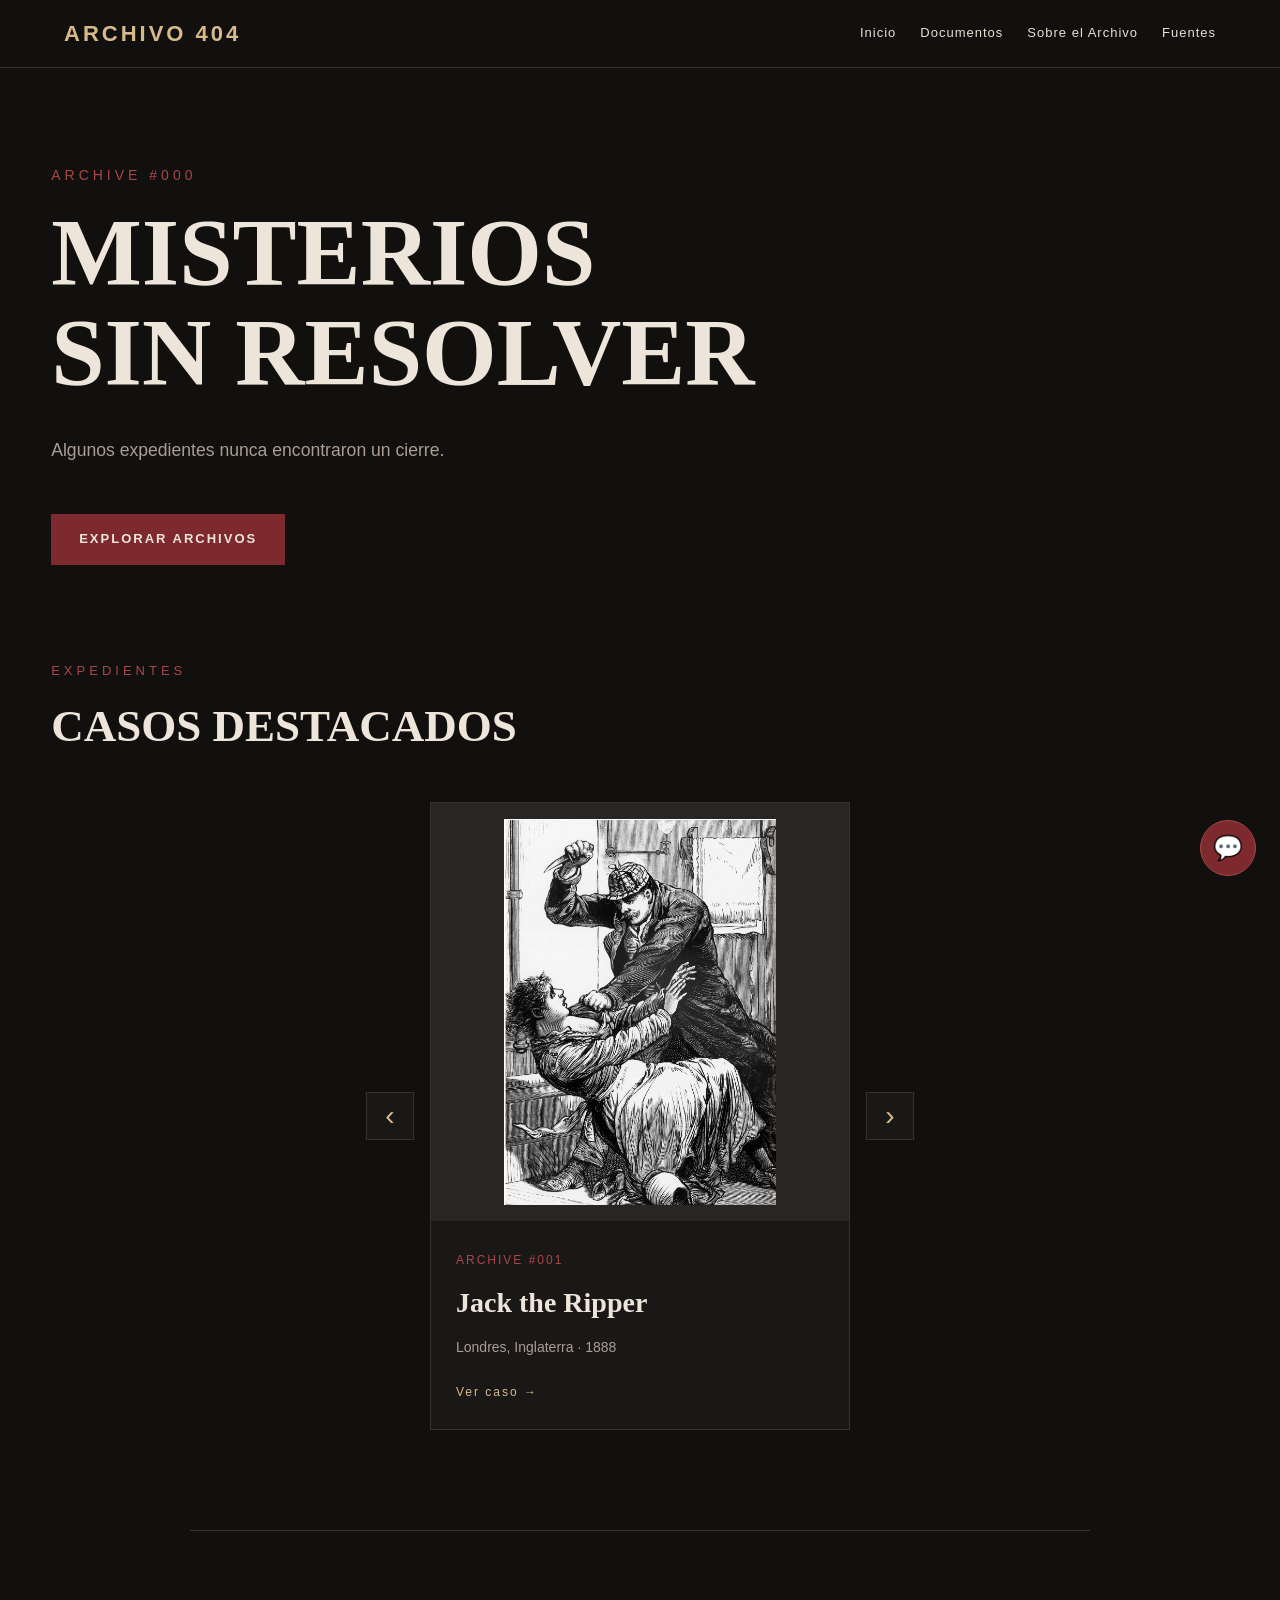
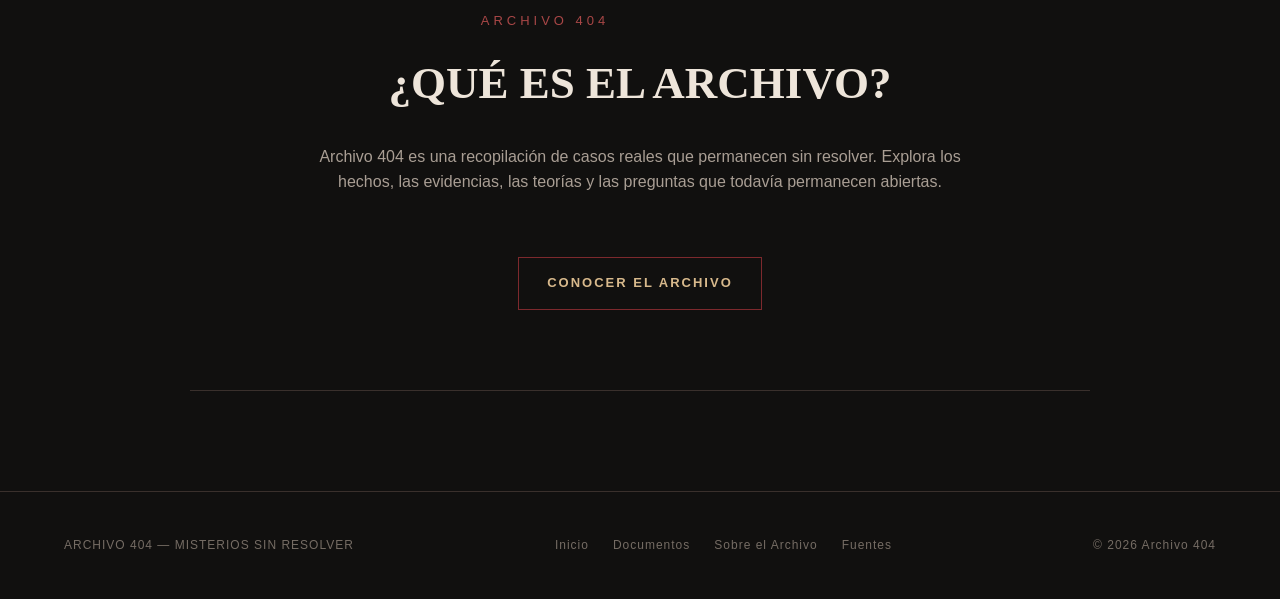
<file: index.html>
<!doctype html>

<html lang="es">
  <head>
    <link rel="stylesheet" href="styles.css" />

    <meta charset="UTF-8" />

    <meta name="viewport" content="width=device-width, initial-scale=1.0" />

    <title>Archivo 404 | Misterios sin Resolver</title>
  </head>

  <body>
    <header>
      <div class="logo">ARCHIVO 404</div>

      <nav aria-label="Navegación Principal">
        <a href="index.html">Inicio</a>

        <a href="documentos.html">Documentos</a>

        <a href="sobre.html">Sobre el Archivo</a>

        <a href="fuentes.html">Fuentes</a>
      </nav>
    </header>

    <main>
      <section class="hero">
        <p class="numero">ARCHIVE #000</p>

        <h1>MISTERIOS<br />SIN RESOLVER</h1>

        <p class="descripcion">
          Algunos expedientes nunca encontraron un cierre.
        </p>

        <a href="documentos.html" class="boton">EXPLORAR ARCHIVOS</a>
      </section>

      <section class="destacados">
        <div class="titulo-seccion">
          <p>EXPEDIENTES</p>

          <h2>CASOS DESTACADOS</h2>
        </div>

        <div class="carrusel">
          <button type="button" class="carrusel-boton anterior" aria-label="Caso anterior">‹</button>

          <div class="carrusel-ventana">
            <div class="carrusel-pista" id="carrusel-pista">
              <article class="tarjeta">
                <div class="imagen-caso">
                  <img src="image/jack.png" alt="Ilustración histórica de Jack the Ripper" />
                </div>

                <div class="contenido-tarjeta">
                  <span>ARCHIVE #001</span>

                  <h3>Jack the Ripper</h3>

                  <p>Londres, Inglaterra · 1888</p>

                  <a href="caso-001.html">Ver caso →</a>
                </div>
              </article>

              <article class="tarjeta">
                <div class="imagen-caso">
                  <img src="image/zodiac.png" alt="Retrato hablado del Zodiac Killer realizado por la policía" />
                </div>

                <div class="contenido-tarjeta">
                  <span>ARCHIVE #002</span>

                  <h3>Zodiac Killer</h3>

                  <p>California, EE. UU. · 1968</p>

                  <a href="caso-002.html">Ver caso →</a>
                </div>
              </article>

              <article class="tarjeta">
                <div class="imagen-caso">
                  <img src="image/elizabeth.png" alt="Fotografía de Elizabeth Short, conocida como Black Dahlia" />
                </div>

                <div class="contenido-tarjeta">
                  <span>ARCHIVE #003</span>

                  <h3>Black Dahlia</h3>

                  <p>Los Ángeles, EE. UU. · 1947</p>

                  <a href="caso-003.html">Ver caso →</a>
                </div>
              </article>
            </div>
          </div>

          <button type="button" class="carrusel-boton siguiente" aria-label="Caso siguiente">›</button>
        </div>
      </section>

      <section class="sobre">
        <p>ARCHIVO 404</p>

        <h2>¿QUÉ ES EL ARCHIVO?</h2>

        <p>
          Archivo 404 es una recopilación de casos reales que permanecen
          sin resolver. Explora los hechos, las evidencias, las teorías
          y las preguntas que todavía permanecen abiertas.
        </p>

        <a href="sobre.html" class="boton-secundario">CONOCER EL ARCHIVO</a>
      </section>
    </main>

    <footer>
      <p>ARCHIVO 404 — MISTERIOS SIN RESOLVER</p>

      <nav aria-label="Enlaces del pie de página">
        <a href="index.html">Inicio</a>

        <a href="documentos.html">Documentos</a>

        <a href="sobre.html">Sobre el Archivo</a>

        <a href="fuentes.html">Fuentes</a>

      </nav>

      <p>© 2026 Archivo 404</p>
    </footer>

    <script>
      const pista = document.getElementById('carrusel-pista');
      const tarjetas = pista.querySelectorAll('.tarjeta');
      const botonAnterior = document.querySelector('.carrusel-boton.anterior');
      const botonSiguiente = document.querySelector('.carrusel-boton.siguiente');
      let indice = 0;

      function mostrarCaso() {
        pista.style.transform = 'translateX(-' + (indice * 100) + '%)';
      }

      botonAnterior.addEventListener('click', () => {
        indice = (indice - 1 + tarjetas.length) % tarjetas.length;
        mostrarCaso();
      });

      botonSiguiente.addEventListener('click', () => {
        indice = (indice + 1) % tarjetas.length;
        mostrarCaso();
      });
    </script>
    <button type="button" class="chat-flotante" id="abrir-chat" aria-label="Abrir chat">&#128172;</button>

    <div class="chat-caja" id="chat-caja" hidden>
      <div class="chat-cabecera">
        <p>ARCHIVO 404</p>

        <button type="button" class="chat-cerrar" aria-label="Cerrar chat">&times;</button>
      </div>

      <div class="chat-mensajes">
        <p class="chat-bienvenida">
          &#161;Hola! Escribe tu mensaje y te responder&#233; por WhatsApp.
        </p>
      </div>

      <form class="chat-formulario" id="chat-formulario">
        <label for="chat-texto" class="solo-lectores">Escribe tu mensaje</label>

        <input id="chat-texto" name="chat-texto" type="text" placeholder="Escribe tu mensaje..." required />

        <button type="submit">Enviar</button>
      </form>
    </div>

    <script>
      const abrirChat = document.getElementById('abrir-chat');
      const cajaChat = document.getElementById('chat-caja');
      const cerrarChat = document.querySelector('.chat-cerrar');
      const formularioChat = document.getElementById('chat-formulario');
      const textoChat = document.getElementById('chat-texto');

      abrirChat.addEventListener('click', () => {
        cajaChat.hidden = false;
        textoChat.focus();
      });

      cerrarChat.addEventListener('click', () => {
        cajaChat.hidden = true;
      });

      formularioChat.addEventListener('submit', (event) => {
        event.preventDefault();
        const mensaje = textoChat.value.trim();

        if (mensaje) {
          window.open(
            'https://wa.me/50662830199?text=' + encodeURIComponent(mensaje),
            '_blank',
            'noopener'
          );
        }
      });

      document.addEventListener('keydown', (event) => {
        if (event.key === 'Escape') {
          cajaChat.hidden = true;
        }
      });
    </script>
  </body>

</html>
</file>
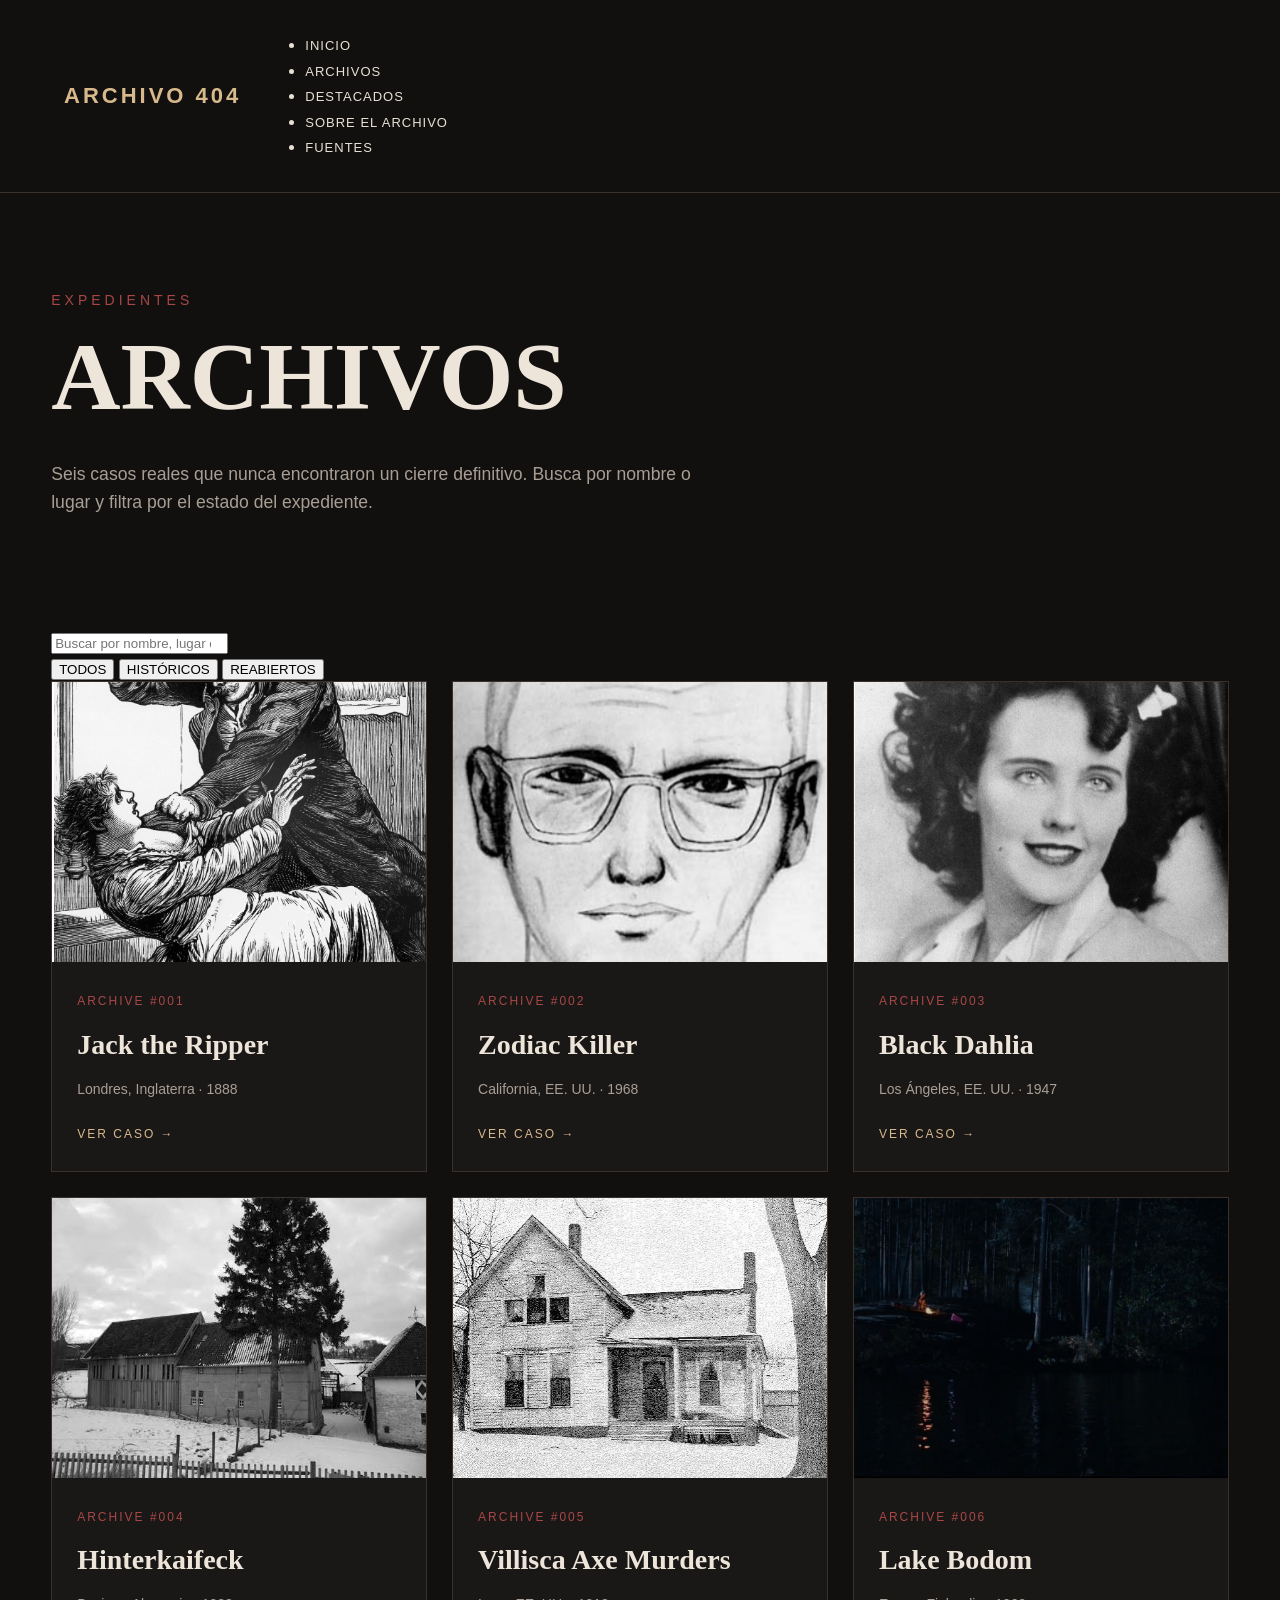
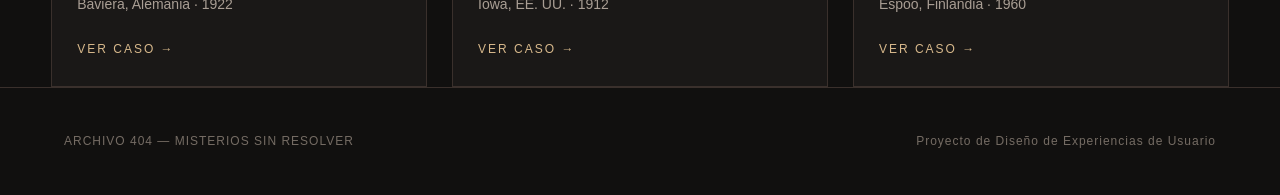
<file: archivos.html>
<!DOCTYPE html>
<!-- Página ARCHIVOS | Autor: Joshua -->
<html lang="es">
<head>
    <meta charset="UTF-8">
    <meta name="viewport" content="width=device-width, initial-scale=1.0">
    <title>Archivos | Archivo 404</title>
    <link rel="stylesheet" href="styles.css">
</head>

<body>

    <header>
        <nav>
            <div class="logo">ARCHIVO 404</div>

            <ul>
                <li><a href="index.html">INICIO</a></li>
                <li><a href="archivos.html" aria-current="page">ARCHIVOS</a></li>
                <li><a href="#">DESTACADOS</a></li>
                <li><a href="#">SOBRE EL ARCHIVO</a></li>
                <li><a href="#">FUENTES</a></li>
            </ul>
        </nav>
    </header>

    <main>

        <section class="hero archivos-cabecera">
            <p class="numero">EXPEDIENTES</p>
            <h1>ARCHIVOS</h1>
            <p class="descripcion">
                Seis casos reales que nunca encontraron un cierre definitivo.
                Busca por nombre o lugar y filtra por el estado del expediente.
            </p>
        </section>

        <section class="archivos-controles">
            <div class="buscador">
                <label for="buscador" class="solo-lectores">Buscar un caso</label>
                <input type="search" id="buscador" placeholder="Buscar por nombre, lugar o año...">
            </div>

            <div class="filtros" role="group" aria-label="Filtrar casos">
                <button type="button" class="filtro activo" data-filtro="todos">TODOS</button>
                <button type="button" class="filtro" data-filtro="historico">HISTÓRICOS</button>
                <button type="button" class="filtro" data-filtro="reabierto">REABIERTOS</button>
            </div>
        </section>

        <section class="destacados">

            <div class="casos" id="lista-casos">

                <article class="tarjeta" data-estado="historico">
                    <div class="imagen-caso">
                        <img src="imagenes/jack.png" alt="Ilustración histórica de Jack the Ripper">
                    </div>
                    <div class="contenido-tarjeta">
                        <span>ARCHIVE #001</span>
                        <h3>Jack the Ripper</h3>
                        <p>Londres, Inglaterra · 1888</p>
                        <a href="caso-001.html">VER CASO →</a>
                    </div>
                </article>

                <article class="tarjeta" data-estado="reabierto">
                    <div class="imagen-caso">
                        <img src="imagenes/zodiac.png" alt="Retrato hablado del Zodiac Killer realizado por la policía">
                    </div>
                    <div class="contenido-tarjeta">
                        <span>ARCHIVE #002</span>
                        <h3>Zodiac Killer</h3>
                        <p>California, EE. UU. · 1968</p>
                        <a href="caso-002.html">VER CASO →</a>
                    </div>
                </article>

                <article class="tarjeta" data-estado="reabierto">
                    <div class="imagen-caso">
                        <img src="imagenes/elizabeth.png" alt="Fotografía de Elizabeth Short, conocida como Black Dahlia">
                    </div>
                    <div class="contenido-tarjeta">
                        <span>ARCHIVE #003</span>
                        <h3>Black Dahlia</h3>
                        <p>Los Ángeles, EE. UU. · 1947</p>
                        <a href="caso-003.html">VER CASO →</a>
                    </div>
                </article>

                <article class="tarjeta" data-estado="historico">
                    <div class="imagen-caso">
                        <img src="imagenes/hinterkaifeck.jpeg" alt="Granja de Hinterkaifeck, Baviera">
                    </div>
                    <div class="contenido-tarjeta">
                        <span>ARCHIVE #004</span>
                        <h3>Hinterkaifeck</h3>
                        <p>Baviera, Alemania · 1922</p>
                        <a href="caso-004.html">VER CASO →</a>
                    </div>
                </article>

                <article class="tarjeta" data-estado="historico">
                    <div class="imagen-caso">
                        <img src="imagenes/villisca.jpeg" alt="Casa de los asesinatos con hacha de Villisca">
                    </div>
                    <div class="contenido-tarjeta">
                        <span>ARCHIVE #005</span>
                        <h3>Villisca Axe Murders</h3>
                        <p>Iowa, EE. UU. · 1912</p>
                        <a href="caso-005.html">VER CASO →</a>
                    </div>
                </article>

                <article class="tarjeta" data-estado="reabierto">
                    <div class="imagen-caso">
                        <img src="imagenes/lake-bodom-1.webp" alt="Lago Bodom, Finlandia">
                    </div>
                    <div class="contenido-tarjeta">
                        <span>ARCHIVE #006</span>
                        <h3>Lake Bodom</h3>
                        <p>Espoo, Finlandia · 1960</p>
                        <a href="caso-006.html">VER CASO →</a>
                    </div>
                </article>

            </div>

            <p class="sin-resultados" id="sin-resultados" hidden>
                No hay casos que coincidan. Prueba con otro nombre o cambia el filtro.
            </p>

        </section>

    </main>

    <footer>
        <p>ARCHIVO 404 — MISTERIOS SIN RESOLVER</p>
        <p>Proyecto de Diseño de Experiencias de Usuario</p>
    </footer>

    <script>
        const buscador = document.getElementById('buscador');
        const botones = document.querySelectorAll('.filtro');
        const tarjetas = document.querySelectorAll('#lista-casos .tarjeta');
        const vacio = document.getElementById('sin-resultados');
        let filtroActual = 'todos';

        function aplicar() {
            const texto = buscador.value.trim().toLowerCase();
            let visibles = 0;

            tarjetas.forEach(t => {
                const coincideTexto = t.textContent.toLowerCase().includes(texto);
                const coincideFiltro = filtroActual === 'todos' || t.dataset.estado === filtroActual;
                const mostrar = coincideTexto && coincideFiltro;
                t.hidden = !mostrar;
                if (mostrar) visibles++;
            });

            vacio.hidden = visibles > 0;
        }

        buscador.addEventListener('input', aplicar);

        botones.forEach(b => {
            b.addEventListener('click', () => {
                botones.forEach(x => x.classList.remove('activo'));
                b.classList.add('activo');
                filtroActual = b.dataset.filtro;
                aplicar();
            });
        });
    </script>

</body>
</html>
</file>
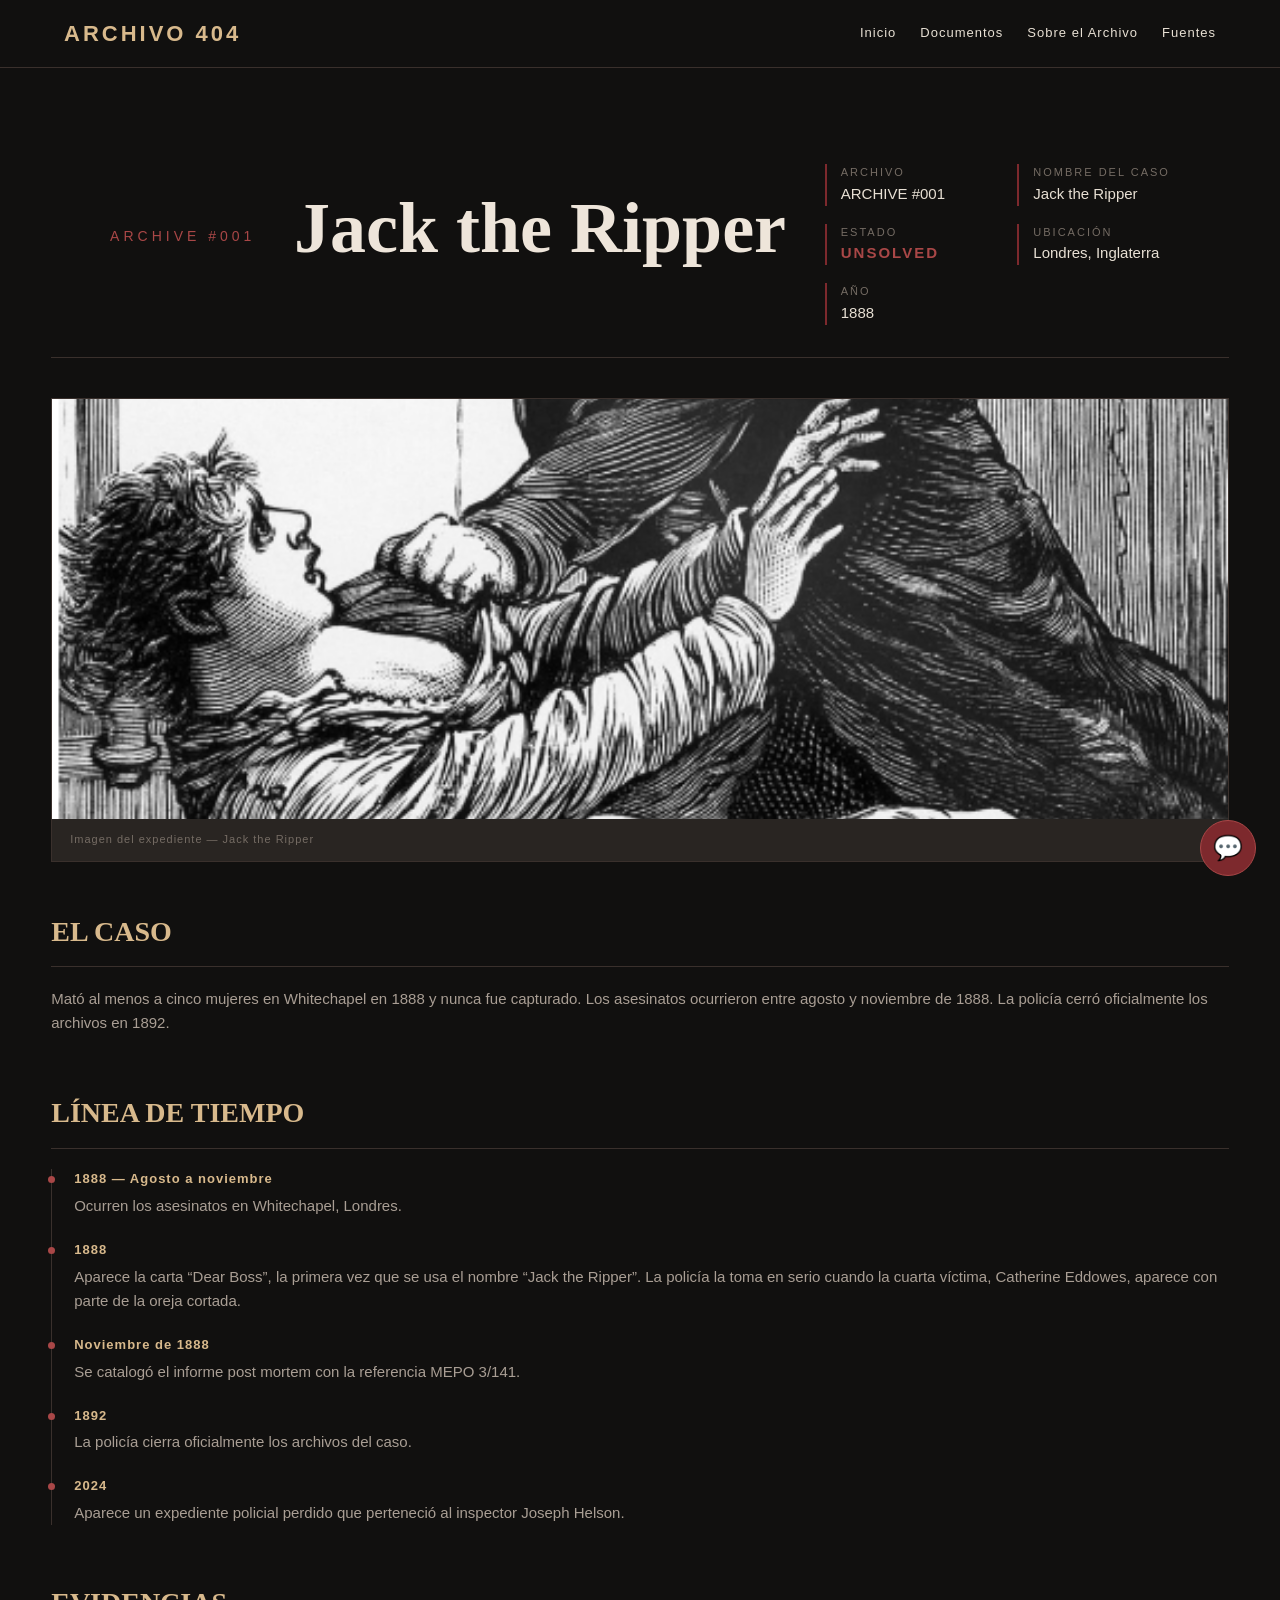
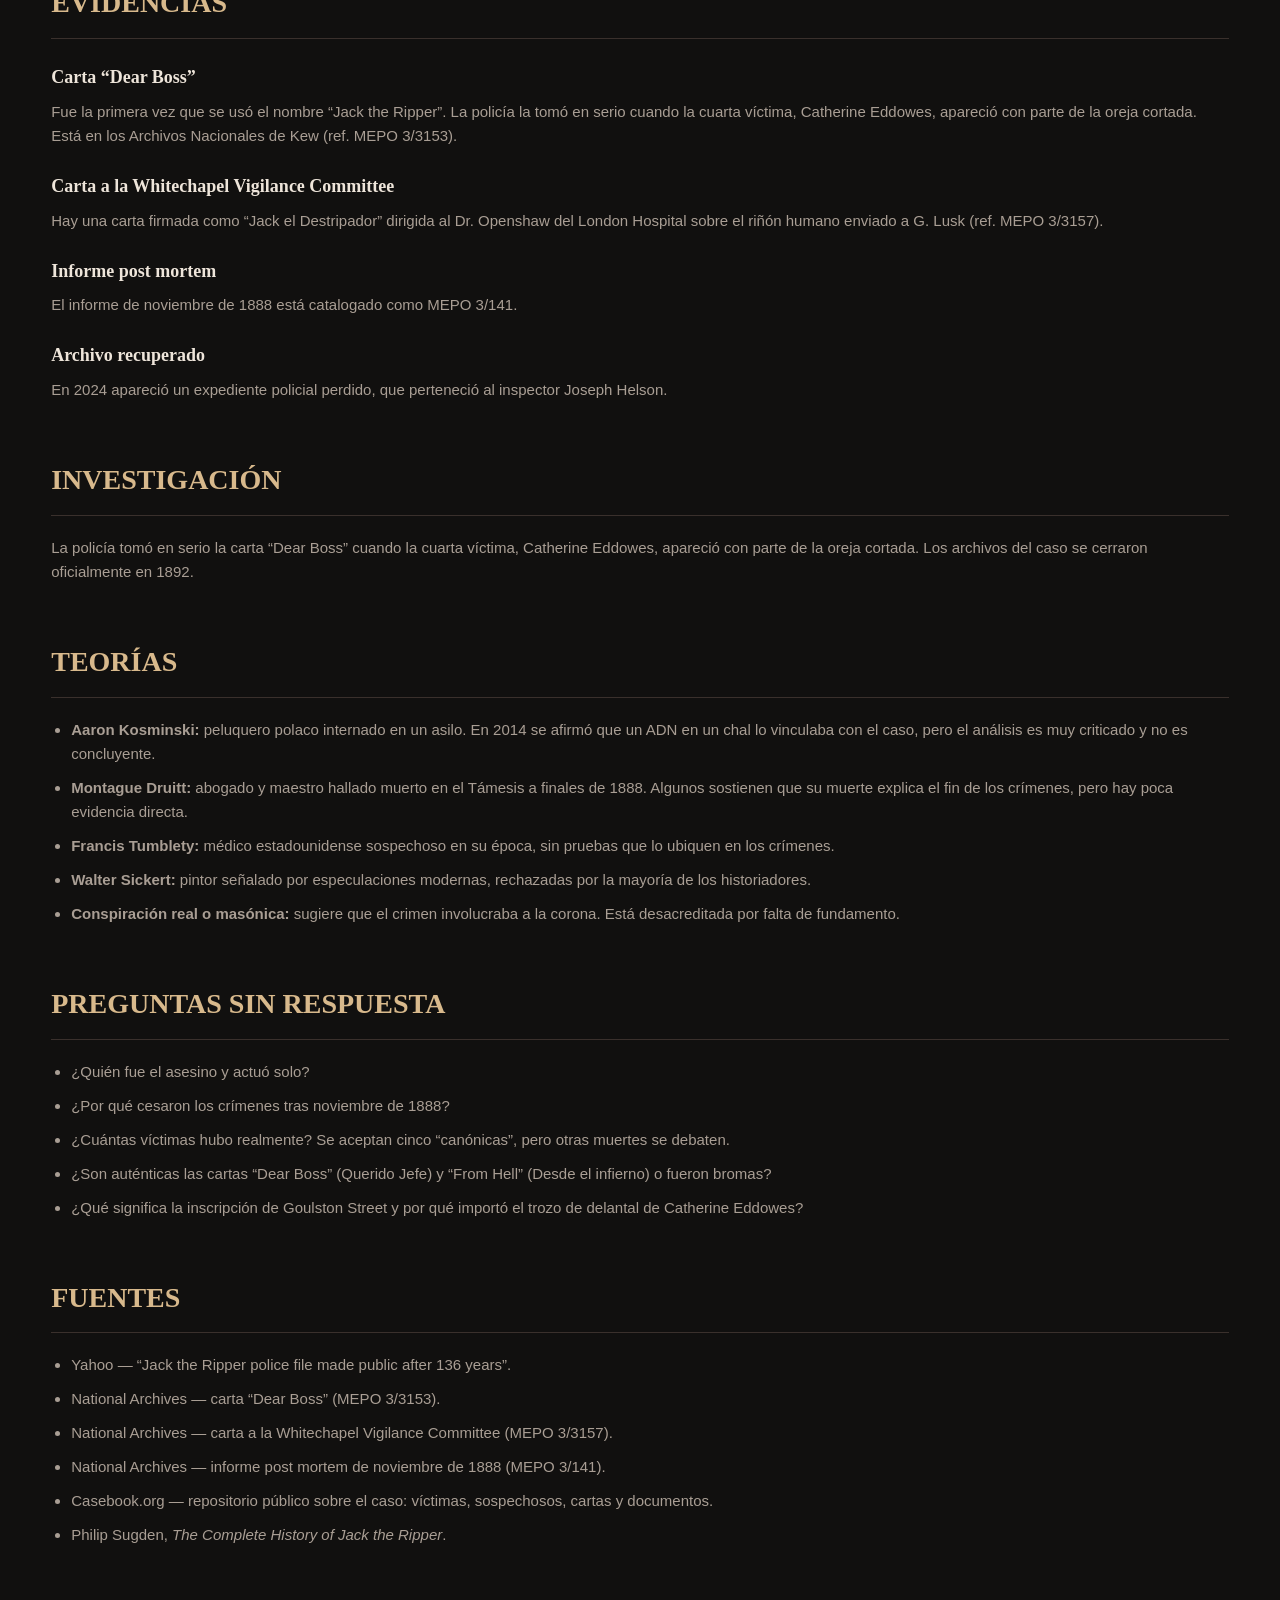
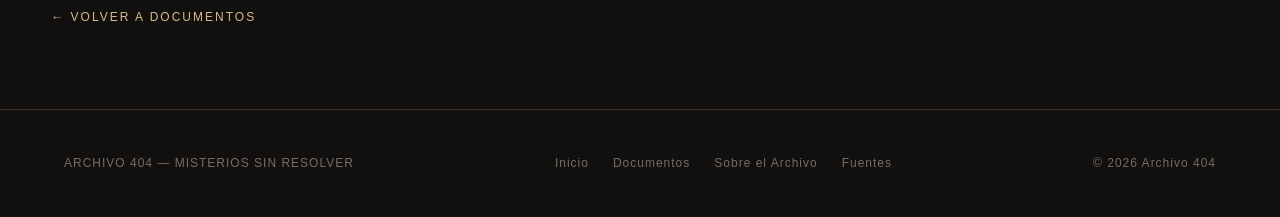
<file: caso-001.html>
<!doctype html>

<html lang="es">
  <head>
    <link rel="stylesheet" href="styles.css" />

    <meta charset="UTF-8" />

    <meta name="viewport" content="width=device-width, initial-scale=1.0" />

    <title>ARCHIVE #001 — Jack the Ripper | Archivo 404</title>
  </head>

  <body>
    <header>
      <div class="logo">ARCHIVO 404</div>

      <nav aria-label="Navegación Principal">
        <a href="index.html">Inicio</a>

        <a href="documentos.html">Documentos</a>

        <a href="sobre.html">Sobre el Archivo</a>

        <a href="fuentes.html">Fuentes</a>
      </nav>
    </header>

    <main>
      <section class="expediente">
        <header class="expediente-cabecera">
          <p class="numero">ARCHIVE #001</p>

          <h1>Jack the Ripper</h1>

          <dl class="datos-caso">
            <div class="dato">
              <dt>Archivo</dt>

              <dd>ARCHIVE #001</dd>
            </div>

            <div class="dato">
              <dt>Nombre del caso</dt>

              <dd>Jack the Ripper</dd>
            </div>

            <div class="dato">
              <dt>Estado</dt>

              <dd class="estado">UNSOLVED</dd>
            </div>

            <div class="dato">
              <dt>Ubicación</dt>

              <dd>Londres, Inglaterra</dd>
            </div>

            <div class="dato">
              <dt>Año</dt>

              <dd>1888</dd>
            </div>
          </dl>
        </header>

        <figure class="imagen-expediente">
          <img src="image/jack.png" alt="Ilustración histórica de Jack the Ripper" />

          <figcaption>Imagen del expediente — Jack the Ripper</figcaption>
        </figure>

        <section class="seccion-caso">
          <h2>EL CASO</h2>

          <p>
            Mató al menos a cinco mujeres en Whitechapel en 1888 y nunca fue capturado.
            Los asesinatos ocurrieron entre agosto y noviembre de 1888. La policía cerró
            oficialmente los archivos en 1892.
          </p>
        </section>

        <section class="seccion-caso">
          <h2>LÍNEA DE TIEMPO</h2>

          <ul class="linea-tiempo">
            <li>
              <strong>1888 — Agosto a noviembre</strong>
              Ocurren los asesinatos en Whitechapel, Londres.
            </li>

            <li>
              <strong>1888</strong>
              Aparece la carta “Dear Boss”, la primera vez que se usa el nombre
              “Jack the Ripper”. La policía la toma en serio cuando la cuarta víctima,
              Catherine Eddowes, aparece con parte de la oreja cortada.
            </li>

            <li>
              <strong>Noviembre de 1888</strong>
              Se catalogó el informe post mortem con la referencia MEPO 3/141.
            </li>

            <li>
              <strong>1892</strong>
              La policía cierra oficialmente los archivos del caso.
            </li>

            <li>
              <strong>2024</strong>
              Aparece un expediente policial perdido que perteneció al inspector
              Joseph Helson.
            </li>
          </ul>
        </section>

        <section class="seccion-caso">
          <h2>EVIDENCIAS</h2>

          <h3>Carta “Dear Boss”</h3>

          <p>
            Fue la primera vez que se usó el nombre “Jack the Ripper”. La policía la tomó
            en serio cuando la cuarta víctima, Catherine Eddowes, apareció con parte de la
            oreja cortada. Está en los Archivos Nacionales de Kew (ref. MEPO 3/3153).
          </p>

          <h3>Carta a la Whitechapel Vigilance Committee</h3>

          <p>
            Hay una carta firmada como “Jack el Destripador” dirigida al Dr. Openshaw del
            London Hospital sobre el riñón humano enviado a G. Lusk (ref. MEPO 3/3157).
          </p>

          <h3>Informe post mortem</h3>

          <p>
            El informe de noviembre de 1888 está catalogado como MEPO 3/141.
          </p>

          <h3>Archivo recuperado</h3>

          <p>
            En 2024 apareció un expediente policial perdido, que perteneció al inspector
            Joseph Helson.
          </p>
        </section>

        <section class="seccion-caso">
          <h2>INVESTIGACIÓN</h2>

          <p>
            La policía tomó en serio la carta “Dear Boss” cuando la cuarta víctima,
            Catherine Eddowes, apareció con parte de la oreja cortada. Los archivos del
            caso se cerraron oficialmente en 1892.
          </p>
        </section>

        <section class="seccion-caso">
          <h2>TEORÍAS</h2>

          <ul>
            <li>
              <strong>Aaron Kosminski:</strong> peluquero polaco internado en un asilo. En
              2014 se afirmó que un ADN en un chal lo vinculaba con el caso, pero el
              análisis es muy criticado y no es concluyente.
            </li>

            <li>
              <strong>Montague Druitt:</strong> abogado y maestro hallado muerto en el
              Támesis a finales de 1888. Algunos sostienen que su muerte explica el fin de
              los crímenes, pero hay poca evidencia directa.
            </li>

            <li>
              <strong>Francis Tumblety:</strong> médico estadounidense sospechoso en su
              época, sin pruebas que lo ubiquen en los crímenes.
            </li>

            <li>
              <strong>Walter Sickert:</strong> pintor señalado por especulaciones
              modernas, rechazadas por la mayoría de los historiadores.
            </li>

            <li>
              <strong>Conspiración real o masónica:</strong> sugiere que el crimen
              involucraba a la corona. Está desacreditada por falta de fundamento.
            </li>
          </ul>
        </section>

        <section class="seccion-caso">
          <h2>PREGUNTAS SIN RESPUESTA</h2>

          <ul>
            <li>¿Quién fue el asesino y actuó solo?</li>

            <li>¿Por qué cesaron los crímenes tras noviembre de 1888?</li>

            <li>
              ¿Cuántas víctimas hubo realmente? Se aceptan cinco “canónicas”, pero otras
              muertes se debaten.
            </li>

            <li>
              ¿Son auténticas las cartas “Dear Boss” (Querido Jefe) y “From Hell” (Desde
              el infierno) o fueron bromas?
            </li>

            <li>
              ¿Qué significa la inscripción de Goulston Street y por qué importó el trozo
              de delantal de Catherine Eddowes?
            </li>
          </ul>
        </section>

        <section class="seccion-caso">
          <h2>FUENTES</h2>

          <ul>
            <li>Yahoo — “Jack the Ripper police file made public after 136 years”.</li>

            <li>National Archives — carta “Dear Boss” (MEPO 3/3153).</li>

            <li>National Archives — carta a la Whitechapel Vigilance Committee (MEPO 3/3157).</li>

            <li>National Archives — informe post mortem de noviembre de 1888 (MEPO 3/141).</li>

            <li>Casebook.org — repositorio público sobre el caso: víctimas, sospechosos, cartas y documentos.</li>

            <li>Philip Sugden, <em>The Complete History of Jack the Ripper</em>.</li>
          </ul>
        </section>

        <a class="volver" href="documentos.html">← VOLVER A DOCUMENTOS</a>
      </section>
    </main>

    <footer>
      <p>ARCHIVO 404 — MISTERIOS SIN RESOLVER</p>

      <nav aria-label="Enlaces del pie de página">
        <a href="index.html">Inicio</a>

        <a href="documentos.html">Documentos</a>

        <a href="sobre.html">Sobre el Archivo</a>

        <a href="fuentes.html">Fuentes</a>

      </nav>

      <p>© 2026 Archivo 404</p>
    </footer>
    <button type="button" class="chat-flotante" id="abrir-chat" aria-label="Abrir chat">&#128172;</button>

    <div class="chat-caja" id="chat-caja" hidden>
      <div class="chat-cabecera">
        <p>ARCHIVO 404</p>

        <button type="button" class="chat-cerrar" aria-label="Cerrar chat">&times;</button>
      </div>

      <div class="chat-mensajes">
        <p class="chat-bienvenida">
          &#161;Hola! Escribe tu mensaje y te responder&#233; por WhatsApp.
        </p>
      </div>

      <form class="chat-formulario" id="chat-formulario">
        <label for="chat-texto" class="solo-lectores">Escribe tu mensaje</label>

        <input id="chat-texto" name="chat-texto" type="text" placeholder="Escribe tu mensaje..." required />

        <button type="submit">Enviar</button>
      </form>
    </div>

    <script>
      const abrirChat = document.getElementById('abrir-chat');
      const cajaChat = document.getElementById('chat-caja');
      const cerrarChat = document.querySelector('.chat-cerrar');
      const formularioChat = document.getElementById('chat-formulario');
      const textoChat = document.getElementById('chat-texto');

      abrirChat.addEventListener('click', () => {
        cajaChat.hidden = false;
        textoChat.focus();
      });

      cerrarChat.addEventListener('click', () => {
        cajaChat.hidden = true;
      });

      formularioChat.addEventListener('submit', (event) => {
        event.preventDefault();
        const mensaje = textoChat.value.trim();

        if (mensaje) {
          window.open(
            'https://wa.me/50662830199?text=' + encodeURIComponent(mensaje),
            '_blank',
            'noopener'
          );
        }
      });

      document.addEventListener('keydown', (event) => {
        if (event.key === 'Escape') {
          cajaChat.hidden = true;
        }
      });
    </script>
  </body>

</html>
</file>
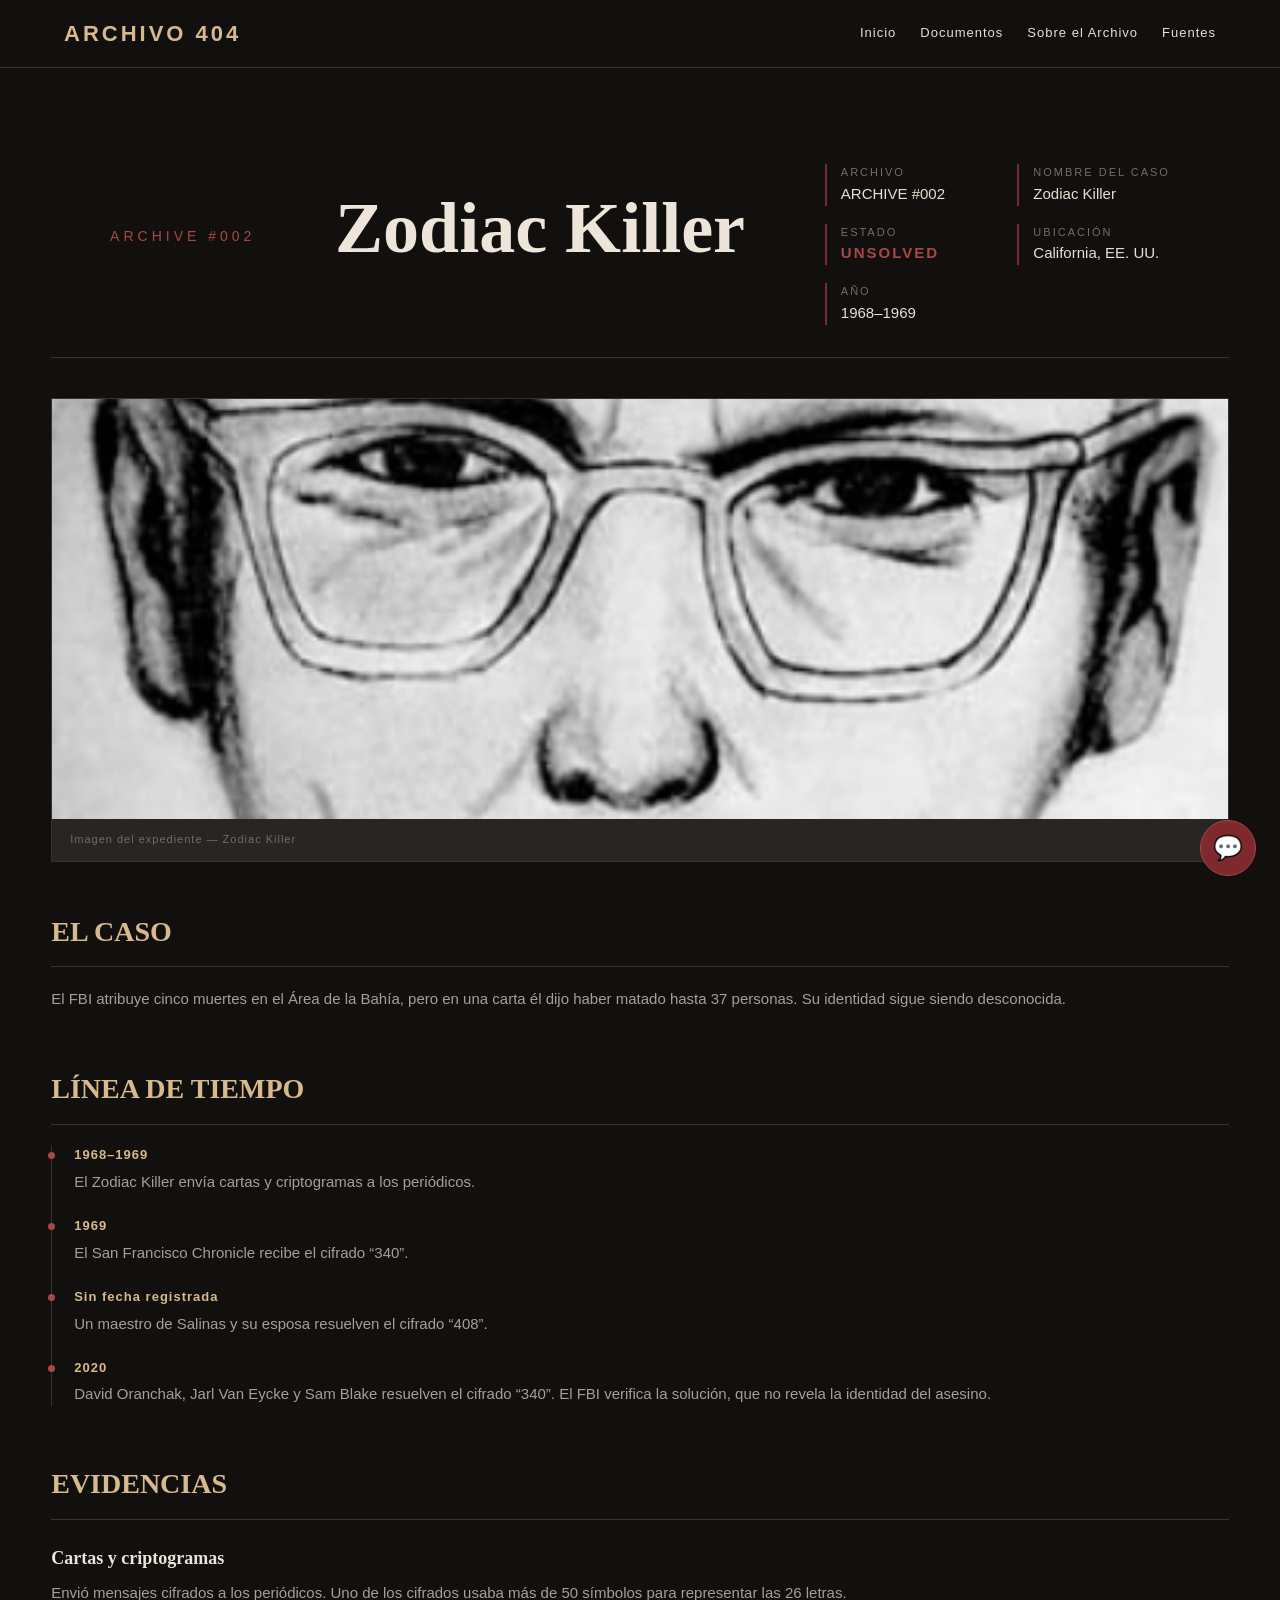
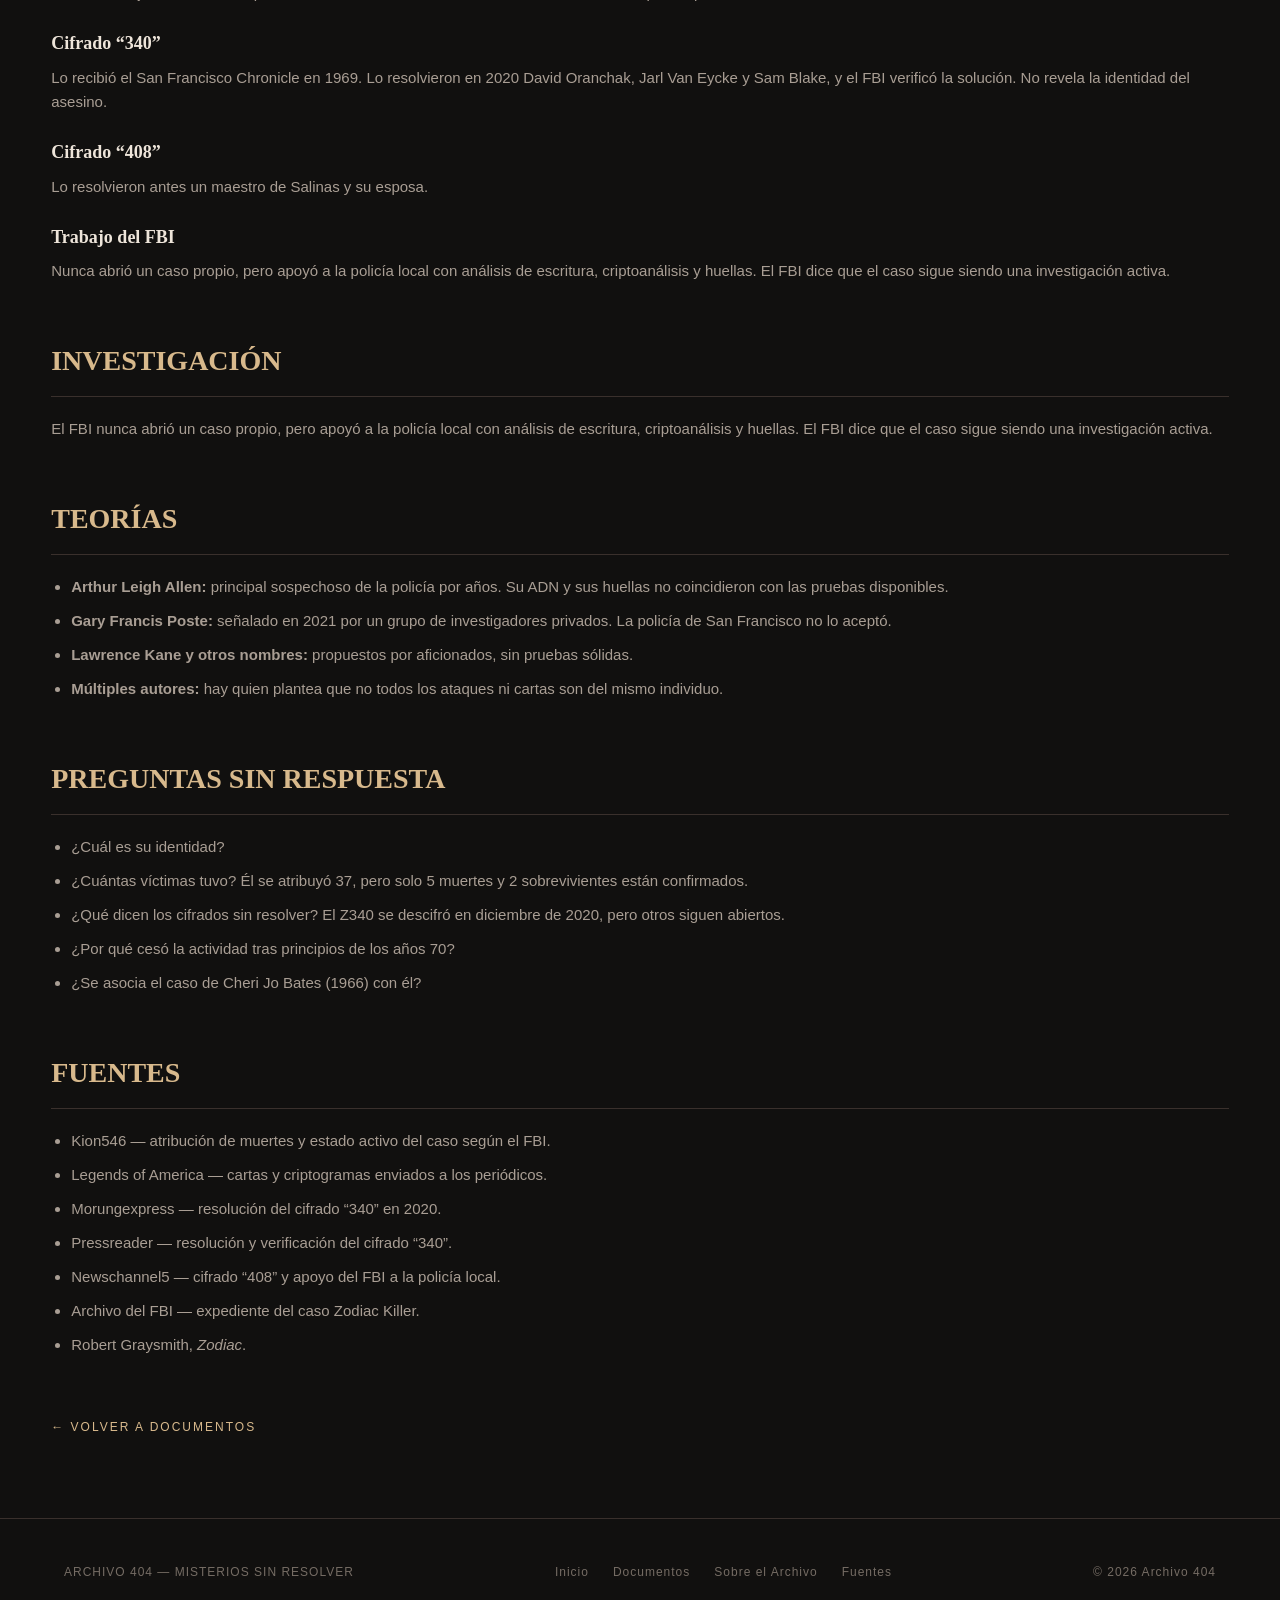
<file: caso-002.html>
<!doctype html>

<html lang="es">
  <head>
    <link rel="stylesheet" href="styles.css" />

    <meta charset="UTF-8" />

    <meta name="viewport" content="width=device-width, initial-scale=1.0" />

    <title>ARCHIVE #002 — Zodiac Killer | Archivo 404</title>
  </head>

  <body>
    <header>
      <div class="logo">ARCHIVO 404</div>

      <nav aria-label="Navegación Principal">
        <a href="index.html">Inicio</a>

        <a href="documentos.html">Documentos</a>

        <a href="sobre.html">Sobre el Archivo</a>

        <a href="fuentes.html">Fuentes</a>
      </nav>
    </header>

    <main>
      <section class="expediente">
        <header class="expediente-cabecera">
          <p class="numero">ARCHIVE #002</p>

          <h1>Zodiac Killer</h1>

          <dl class="datos-caso">
            <div class="dato">
              <dt>Archivo</dt>

              <dd>ARCHIVE #002</dd>
            </div>

            <div class="dato">
              <dt>Nombre del caso</dt>

              <dd>Zodiac Killer</dd>
            </div>

            <div class="dato">
              <dt>Estado</dt>

              <dd class="estado">UNSOLVED</dd>
            </div>

            <div class="dato">
              <dt>Ubicación</dt>

              <dd>California, EE. UU.</dd>
            </div>

            <div class="dato">
              <dt>Año</dt>

              <dd>1968–1969</dd>
            </div>
          </dl>
        </header>

        <figure class="imagen-expediente">
          <img src="image/zodiac.png" alt="Retrato hablado del Zodiac Killer realizado por la policía" />

          <figcaption>Imagen del expediente — Zodiac Killer</figcaption>
        </figure>

        <section class="seccion-caso">
          <h2>EL CASO</h2>

          <p>
            El FBI atribuye cinco muertes en el Área de la Bahía, pero en una carta él dijo
            haber matado hasta 37 personas. Su identidad sigue siendo desconocida.
          </p>
        </section>

        <section class="seccion-caso">
          <h2>LÍNEA DE TIEMPO</h2>

          <ul class="linea-tiempo">
            <li>
              <strong>1968–1969</strong>
              El Zodiac Killer envía cartas y criptogramas a los periódicos.
            </li>

            <li>
              <strong>1969</strong>
              El San Francisco Chronicle recibe el cifrado “340”.
            </li>

            <li>
              <strong>Sin fecha registrada</strong>
              Un maestro de Salinas y su esposa resuelven el cifrado “408”.
            </li>

            <li>
              <strong>2020</strong>
              David Oranchak, Jarl Van Eycke y Sam Blake resuelven el cifrado “340”.
              El FBI verifica la solución, que no revela la identidad del asesino.
            </li>
          </ul>
        </section>

        <section class="seccion-caso">
          <h2>EVIDENCIAS</h2>

          <h3>Cartas y criptogramas</h3>

          <p>
            Envió mensajes cifrados a los periódicos. Uno de los cifrados usaba más de 50
            símbolos para representar las 26 letras.
          </p>

          <h3>Cifrado “340”</h3>

          <p>
            Lo recibió el San Francisco Chronicle en 1969. Lo resolvieron en 2020 David
            Oranchak, Jarl Van Eycke y Sam Blake, y el FBI verificó la solución. No revela
            la identidad del asesino.
          </p>

          <h3>Cifrado “408”</h3>

          <p>
            Lo resolvieron antes un maestro de Salinas y su esposa.
          </p>

          <h3>Trabajo del FBI</h3>

          <p>
            Nunca abrió un caso propio, pero apoyó a la policía local con análisis de
            escritura, criptoanálisis y huellas. El FBI dice que el caso sigue siendo una
            investigación activa.
          </p>
        </section>

        <section class="seccion-caso">
          <h2>INVESTIGACIÓN</h2>

          <p>
            El FBI nunca abrió un caso propio, pero apoyó a la policía local con análisis de
            escritura, criptoanálisis y huellas. El FBI dice que el caso sigue siendo una
            investigación activa.
          </p>
        </section>

        <section class="seccion-caso">
          <h2>TEORÍAS</h2>

          <ul>
            <li>
              <strong>Arthur Leigh Allen:</strong> principal sospechoso de la policía por
              años. Su ADN y sus huellas no coincidieron con las pruebas disponibles.
            </li>

            <li>
              <strong>Gary Francis Poste:</strong> señalado en 2021 por un grupo de
              investigadores privados. La policía de San Francisco no lo aceptó.
            </li>

            <li>
              <strong>Lawrence Kane y otros nombres:</strong> propuestos por aficionados,
              sin pruebas sólidas.
            </li>

            <li>
              <strong>Múltiples autores:</strong> hay quien plantea que no todos los
              ataques ni cartas son del mismo individuo.
            </li>
          </ul>
        </section>

        <section class="seccion-caso">
          <h2>PREGUNTAS SIN RESPUESTA</h2>

          <ul>
            <li>¿Cuál es su identidad?</li>

            <li>
              ¿Cuántas víctimas tuvo? Él se atribuyó 37, pero solo 5 muertes y 2
              sobrevivientes están confirmados.
            </li>

            <li>
              ¿Qué dicen los cifrados sin resolver? El Z340 se descifró en diciembre de
              2020, pero otros siguen abiertos.
            </li>

            <li>¿Por qué cesó la actividad tras principios de los años 70?</li>

            <li>¿Se asocia el caso de Cheri Jo Bates (1966) con él?</li>
          </ul>
        </section>

        <section class="seccion-caso">
          <h2>FUENTES</h2>

          <ul>
            <li>Kion546 — atribución de muertes y estado activo del caso según el FBI.</li>

            <li>Legends of America — cartas y criptogramas enviados a los periódicos.</li>

            <li>Morungexpress — resolución del cifrado “340” en 2020.</li>

            <li>Pressreader — resolución y verificación del cifrado “340”.</li>

            <li>Newschannel5 — cifrado “408” y apoyo del FBI a la policía local.</li>

            <li>Archivo del FBI — expediente del caso Zodiac Killer.</li>

            <li>Robert Graysmith, <em>Zodiac</em>.</li>
          </ul>
        </section>

        <a class="volver" href="documentos.html">← VOLVER A DOCUMENTOS</a>
      </section>
    </main>

    <footer>
      <p>ARCHIVO 404 — MISTERIOS SIN RESOLVER</p>

      <nav aria-label="Enlaces del pie de página">
        <a href="index.html">Inicio</a>

        <a href="documentos.html">Documentos</a>

        <a href="sobre.html">Sobre el Archivo</a>

        <a href="fuentes.html">Fuentes</a>

      </nav>

      <p>© 2026 Archivo 404</p>
    </footer>
    <button type="button" class="chat-flotante" id="abrir-chat" aria-label="Abrir chat">&#128172;</button>

    <div class="chat-caja" id="chat-caja" hidden>
      <div class="chat-cabecera">
        <p>ARCHIVO 404</p>

        <button type="button" class="chat-cerrar" aria-label="Cerrar chat">&times;</button>
      </div>

      <div class="chat-mensajes">
        <p class="chat-bienvenida">
          &#161;Hola! Escribe tu mensaje y te responder&#233; por WhatsApp.
        </p>
      </div>

      <form class="chat-formulario" id="chat-formulario">
        <label for="chat-texto" class="solo-lectores">Escribe tu mensaje</label>

        <input id="chat-texto" name="chat-texto" type="text" placeholder="Escribe tu mensaje..." required />

        <button type="submit">Enviar</button>
      </form>
    </div>

    <script>
      const abrirChat = document.getElementById('abrir-chat');
      const cajaChat = document.getElementById('chat-caja');
      const cerrarChat = document.querySelector('.chat-cerrar');
      const formularioChat = document.getElementById('chat-formulario');
      const textoChat = document.getElementById('chat-texto');

      abrirChat.addEventListener('click', () => {
        cajaChat.hidden = false;
        textoChat.focus();
      });

      cerrarChat.addEventListener('click', () => {
        cajaChat.hidden = true;
      });

      formularioChat.addEventListener('submit', (event) => {
        event.preventDefault();
        const mensaje = textoChat.value.trim();

        if (mensaje) {
          window.open(
            'https://wa.me/50662830199?text=' + encodeURIComponent(mensaje),
            '_blank',
            'noopener'
          );
        }
      });

      document.addEventListener('keydown', (event) => {
        if (event.key === 'Escape') {
          cajaChat.hidden = true;
        }
      });
    </script>
  </body>

</html>
</file>
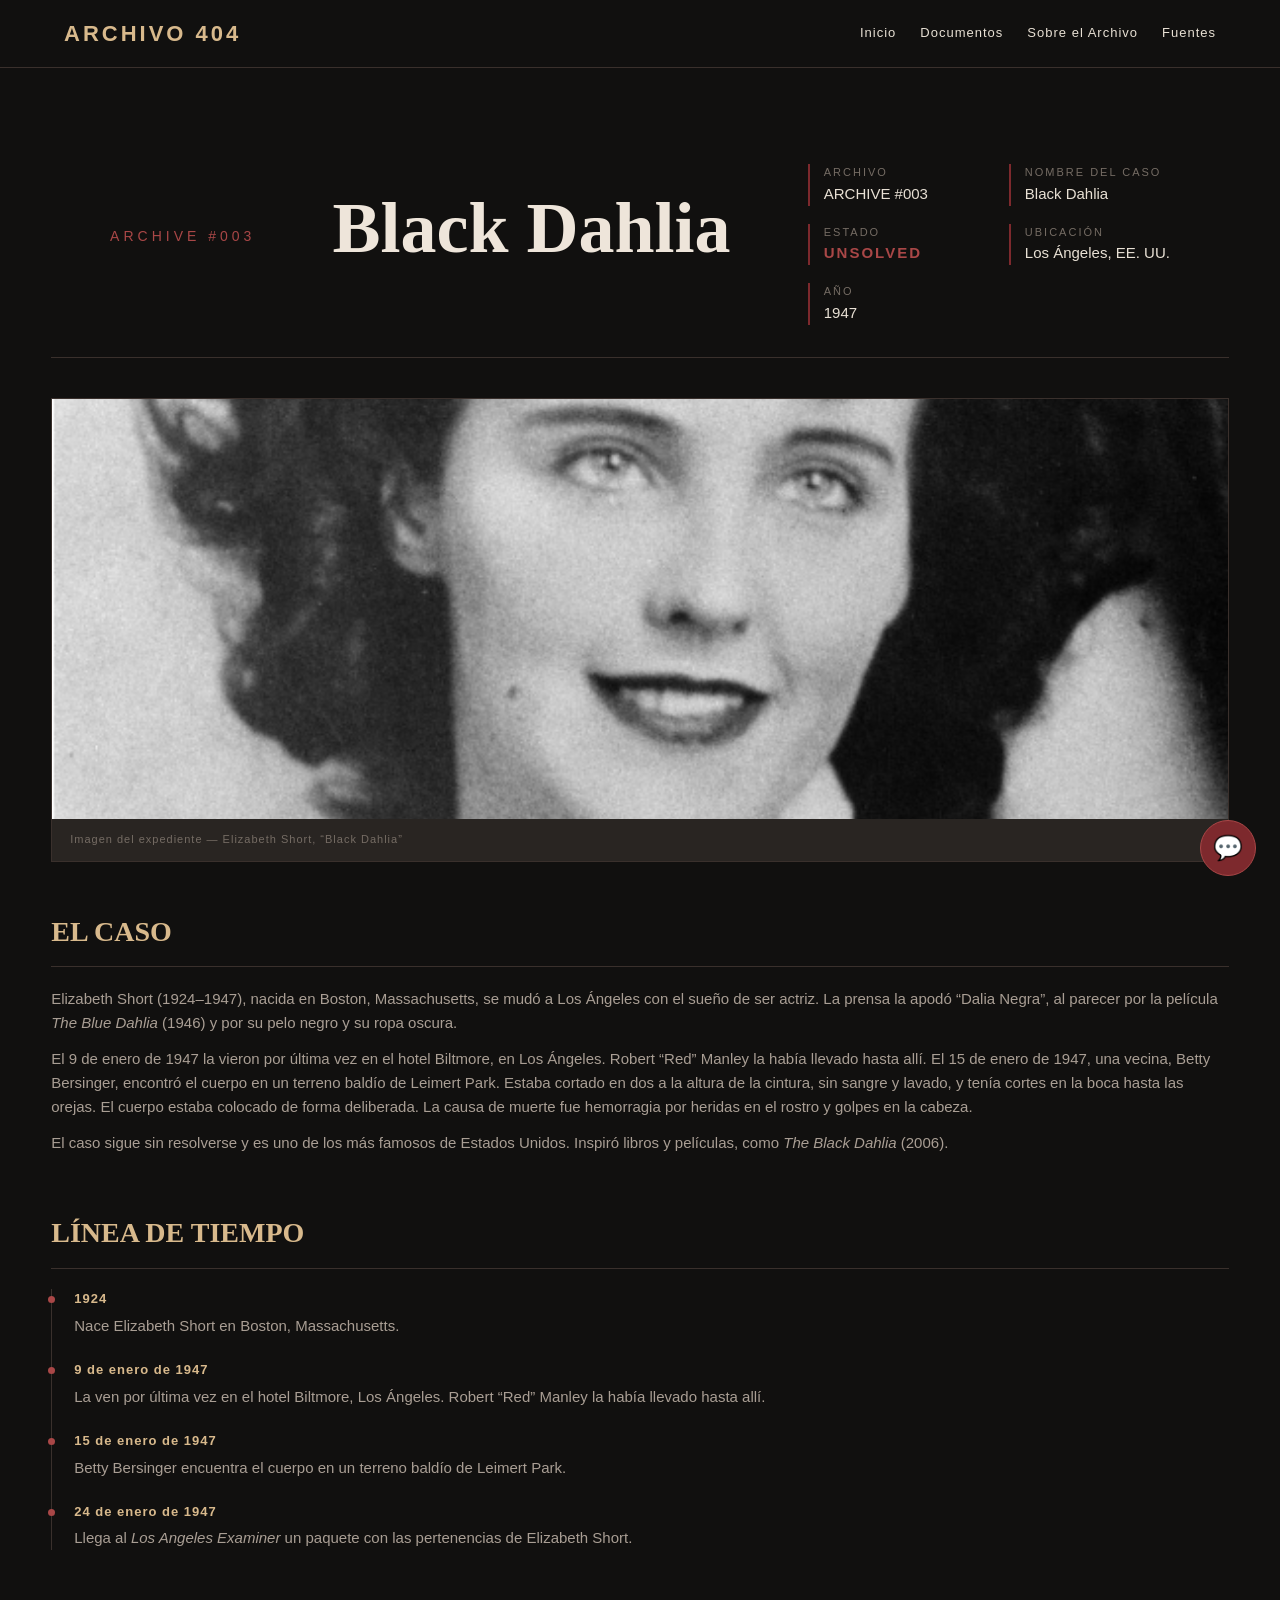
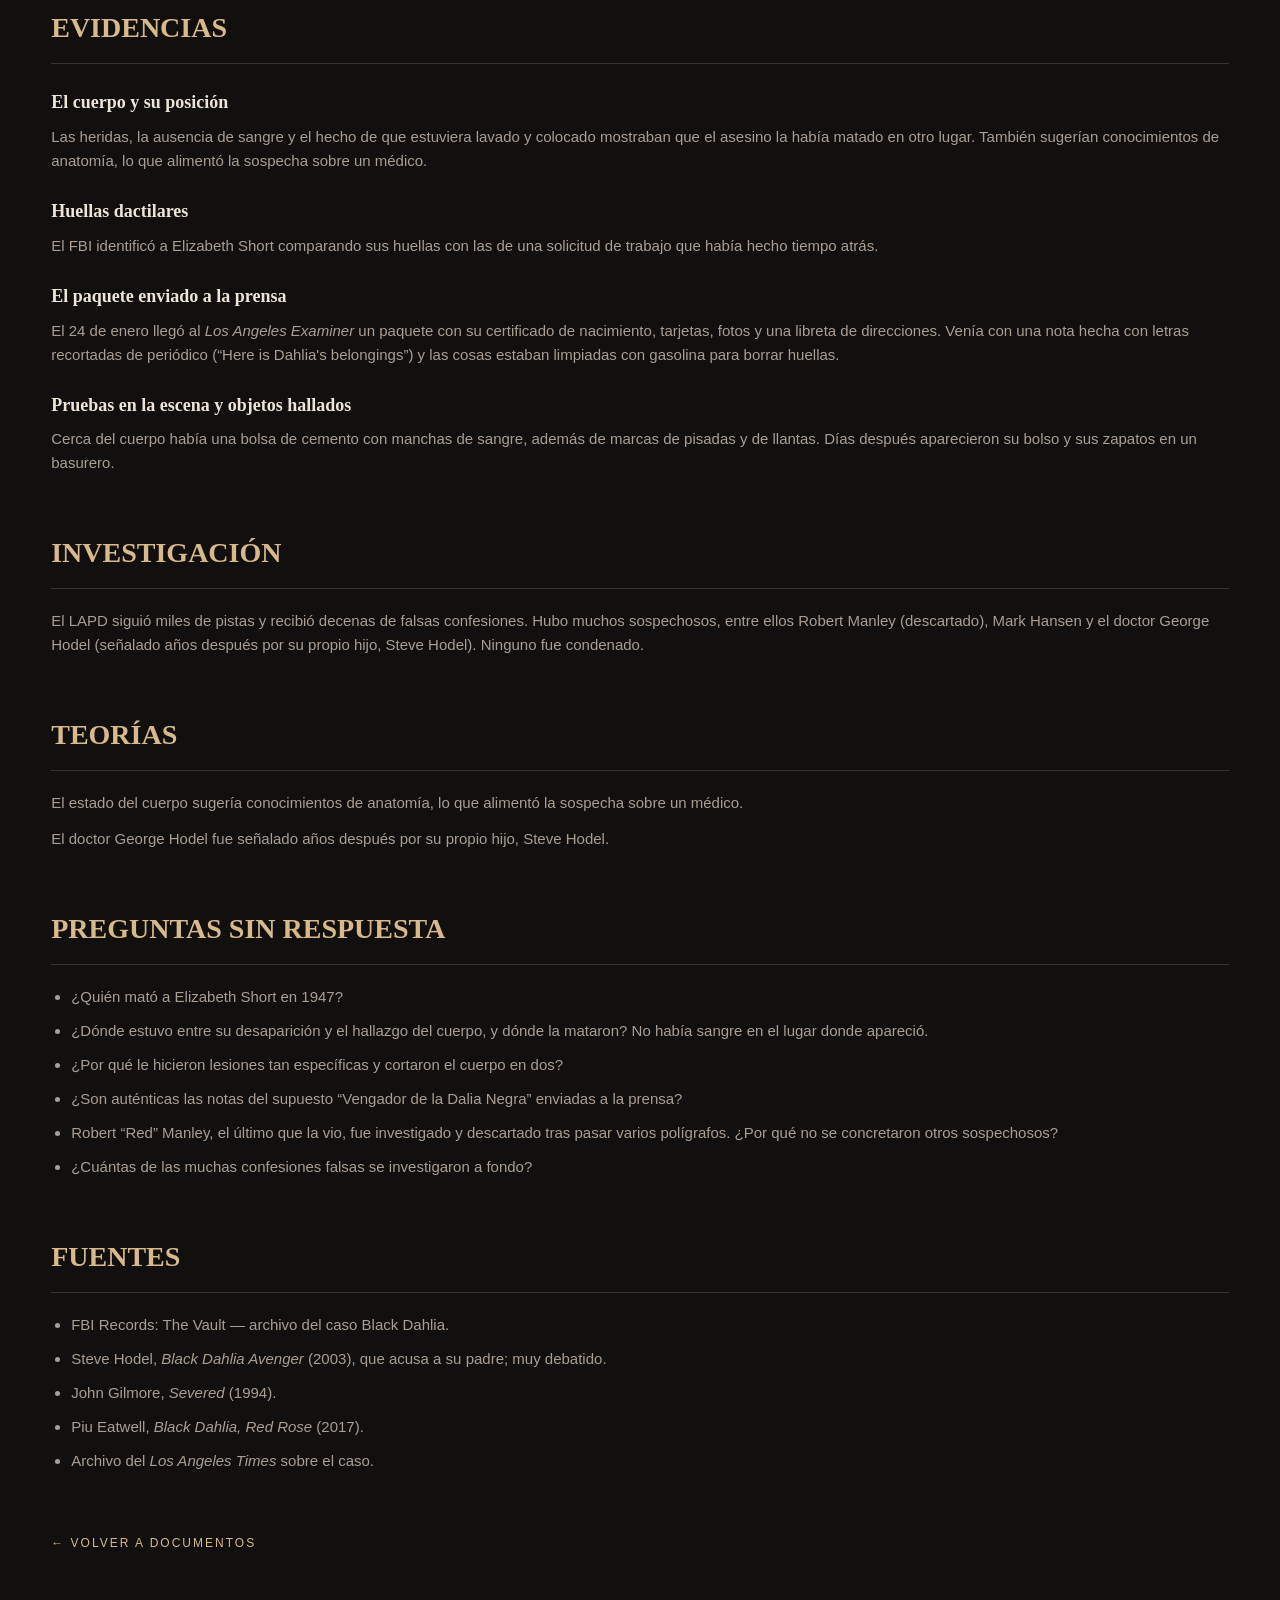
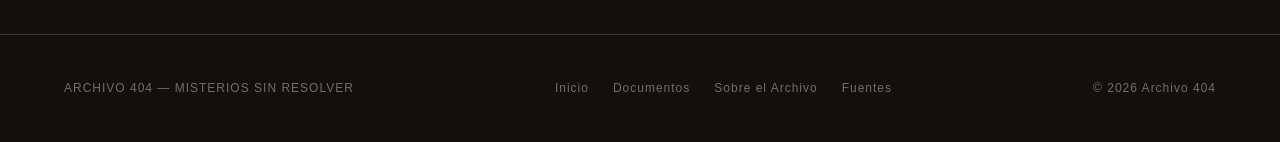
<file: caso-003.html>
<!doctype html>

<html lang="es">
  <head>
    <link rel="stylesheet" href="styles.css" />

    <meta charset="UTF-8" />

    <meta name="viewport" content="width=device-width, initial-scale=1.0" />

    <title>ARCHIVE #003 — Black Dahlia | Archivo 404</title>
  </head>

  <body>
    <header>
      <div class="logo">ARCHIVO 404</div>

      <nav aria-label="Navegación Principal">
        <a href="index.html">Inicio</a>

        <a href="documentos.html">Documentos</a>

        <a href="sobre.html">Sobre el Archivo</a>

        <a href="fuentes.html">Fuentes</a>
      </nav>
    </header>

    <main>
      <section class="expediente">
        <header class="expediente-cabecera">
          <p class="numero">ARCHIVE #003</p>

          <h1>Black Dahlia</h1>

          <dl class="datos-caso">
            <div class="dato">
              <dt>Archivo</dt>

              <dd>ARCHIVE #003</dd>
            </div>

            <div class="dato">
              <dt>Nombre del caso</dt>

              <dd>Black Dahlia</dd>
            </div>

            <div class="dato">
              <dt>Estado</dt>

              <dd class="estado">UNSOLVED</dd>
            </div>

            <div class="dato">
              <dt>Ubicación</dt>

              <dd>Los Ángeles, EE. UU.</dd>
            </div>

            <div class="dato">
              <dt>Año</dt>

              <dd>1947</dd>
            </div>
          </dl>
        </header>

        <figure class="imagen-expediente">
          <img src="image/elizabeth.png" alt="Fotografía de Elizabeth Short, conocida como Black Dahlia" />

          <figcaption>Imagen del expediente — Elizabeth Short, “Black Dahlia”</figcaption>
        </figure>

        <section class="seccion-caso">
          <h2>EL CASO</h2>

          <p>
            Elizabeth Short (1924–1947), nacida en Boston, Massachusetts, se mudó a Los
            Ángeles con el sueño de ser actriz. La prensa la apodó “Dalia Negra”, al parecer
            por la película <em>The Blue Dahlia</em> (1946) y por su pelo negro y su ropa
            oscura.
          </p>

          <p>
            El 9 de enero de 1947 la vieron por última vez en el hotel Biltmore, en Los
            Ángeles. Robert “Red” Manley la había llevado hasta allí. El 15 de enero de
            1947, una vecina, Betty Bersinger, encontró el cuerpo en un terreno baldío de
            Leimert Park. Estaba cortado en dos a la altura de la cintura, sin sangre y
            lavado, y tenía cortes en la boca hasta las orejas. El cuerpo estaba colocado de
            forma deliberada. La causa de muerte fue hemorragia por heridas en el rostro y
            golpes en la cabeza.
          </p>

          <p>
            El caso sigue sin resolverse y es uno de los más famosos de Estados Unidos.
            Inspiró libros y películas, como <em>The Black Dahlia</em> (2006).
          </p>
        </section>

        <section class="seccion-caso">
          <h2>LÍNEA DE TIEMPO</h2>

          <ul class="linea-tiempo">
            <li>
              <strong>1924</strong>
              Nace Elizabeth Short en Boston, Massachusetts.
            </li>

            <li>
              <strong>9 de enero de 1947</strong>
              La ven por última vez en el hotel Biltmore, Los Ángeles. Robert “Red”
              Manley la había llevado hasta allí.
            </li>

            <li>
              <strong>15 de enero de 1947</strong>
              Betty Bersinger encuentra el cuerpo en un terreno baldío de Leimert Park.
            </li>

            <li>
              <strong>24 de enero de 1947</strong>
              Llega al <em>Los Angeles Examiner</em> un paquete con las pertenencias de
              Elizabeth Short.
            </li>
          </ul>
        </section>

        <section class="seccion-caso">
          <h2>EVIDENCIAS</h2>

          <h3>El cuerpo y su posición</h3>

          <p>
            Las heridas, la ausencia de sangre y el hecho de que estuviera lavado y colocado
            mostraban que el asesino la había matado en otro lugar. También sugerían
            conocimientos de anatomía, lo que alimentó la sospecha sobre un médico.
          </p>

          <h3>Huellas dactilares</h3>

          <p>
            El FBI identificó a Elizabeth Short comparando sus huellas con las de una
            solicitud de trabajo que había hecho tiempo atrás.
          </p>

          <h3>El paquete enviado a la prensa</h3>

          <p>
            El 24 de enero llegó al <em>Los Angeles Examiner</em> un paquete con su
            certificado de nacimiento, tarjetas, fotos y una libreta de direcciones. Venía
            con una nota hecha con letras recortadas de periódico (“Here is Dahlia's
            belongings”) y las cosas estaban limpiadas con gasolina para borrar huellas.
          </p>

          <h3>Pruebas en la escena y objetos hallados</h3>

          <p>
            Cerca del cuerpo había una bolsa de cemento con manchas de sangre, además de
            marcas de pisadas y de llantas. Días después aparecieron su bolso y sus zapatos
            en un basurero.
          </p>
        </section>

        <section class="seccion-caso">
          <h2>INVESTIGACIÓN</h2>

          <p>
            El LAPD siguió miles de pistas y recibió decenas de falsas confesiones. Hubo
            muchos sospechosos, entre ellos Robert Manley (descartado), Mark Hansen y el
            doctor George Hodel (señalado años después por su propio hijo, Steve Hodel).
            Ninguno fue condenado.
          </p>
        </section>

        <section class="seccion-caso">
          <h2>TEORÍAS</h2>

          <p>
            El estado del cuerpo sugería conocimientos de anatomía, lo que alimentó la
            sospecha sobre un médico.
          </p>

          <p>
            El doctor George Hodel fue señalado años después por su propio hijo, Steve
            Hodel.
          </p>
        </section>

        <section class="seccion-caso">
          <h2>PREGUNTAS SIN RESPUESTA</h2>

          <ul>
            <li>¿Quién mató a Elizabeth Short en 1947?</li>

            <li>
              ¿Dónde estuvo entre su desaparición y el hallazgo del cuerpo, y dónde la
              mataron? No había sangre en el lugar donde apareció.
            </li>

            <li>
              ¿Por qué le hicieron lesiones tan específicas y cortaron el cuerpo en dos?
            </li>

            <li>
              ¿Son auténticas las notas del supuesto “Vengador de la Dalia Negra” enviadas
              a la prensa?
            </li>

            <li>
              Robert “Red” Manley, el último que la vio, fue investigado y descartado
              tras pasar varios polígrafos. ¿Por qué no se concretaron otros
              sospechosos?
            </li>

            <li>
              ¿Cuántas de las muchas confesiones falsas se investigaron a fondo?
            </li>
          </ul>
        </section>

        <section class="seccion-caso">
          <h2>FUENTES</h2>

          <ul>
            <li>FBI Records: The Vault — archivo del caso Black Dahlia.</li>

            <li>
              Steve Hodel, <em>Black Dahlia Avenger</em> (2003), que acusa a su padre;
              muy debatido.
            </li>

            <li>John Gilmore, <em>Severed</em> (1994).</li>

            <li>Piu Eatwell, <em>Black Dahlia, Red Rose</em> (2017).</li>

            <li>Archivo del <em>Los Angeles Times</em> sobre el caso.</li>
          </ul>
        </section>

        <a class="volver" href="documentos.html">← VOLVER A DOCUMENTOS</a>
      </section>
    </main>

    <footer>
      <p>ARCHIVO 404 — MISTERIOS SIN RESOLVER</p>

      <nav aria-label="Enlaces del pie de página">
        <a href="index.html">Inicio</a>

        <a href="documentos.html">Documentos</a>

        <a href="sobre.html">Sobre el Archivo</a>

        <a href="fuentes.html">Fuentes</a>

      </nav>

      <p>© 2026 Archivo 404</p>
    </footer>
    <button type="button" class="chat-flotante" id="abrir-chat" aria-label="Abrir chat">&#128172;</button>

    <div class="chat-caja" id="chat-caja" hidden>
      <div class="chat-cabecera">
        <p>ARCHIVO 404</p>

        <button type="button" class="chat-cerrar" aria-label="Cerrar chat">&times;</button>
      </div>

      <div class="chat-mensajes">
        <p class="chat-bienvenida">
          &#161;Hola! Escribe tu mensaje y te responder&#233; por WhatsApp.
        </p>
      </div>

      <form class="chat-formulario" id="chat-formulario">
        <label for="chat-texto" class="solo-lectores">Escribe tu mensaje</label>

        <input id="chat-texto" name="chat-texto" type="text" placeholder="Escribe tu mensaje..." required />

        <button type="submit">Enviar</button>
      </form>
    </div>

    <script>
      const abrirChat = document.getElementById('abrir-chat');
      const cajaChat = document.getElementById('chat-caja');
      const cerrarChat = document.querySelector('.chat-cerrar');
      const formularioChat = document.getElementById('chat-formulario');
      const textoChat = document.getElementById('chat-texto');

      abrirChat.addEventListener('click', () => {
        cajaChat.hidden = false;
        textoChat.focus();
      });

      cerrarChat.addEventListener('click', () => {
        cajaChat.hidden = true;
      });

      formularioChat.addEventListener('submit', (event) => {
        event.preventDefault();
        const mensaje = textoChat.value.trim();

        if (mensaje) {
          window.open(
            'https://wa.me/50662830199?text=' + encodeURIComponent(mensaje),
            '_blank',
            'noopener'
          );
        }
      });

      document.addEventListener('keydown', (event) => {
        if (event.key === 'Escape') {
          cajaChat.hidden = true;
        }
      });
    </script>
  </body>

</html>
</file>
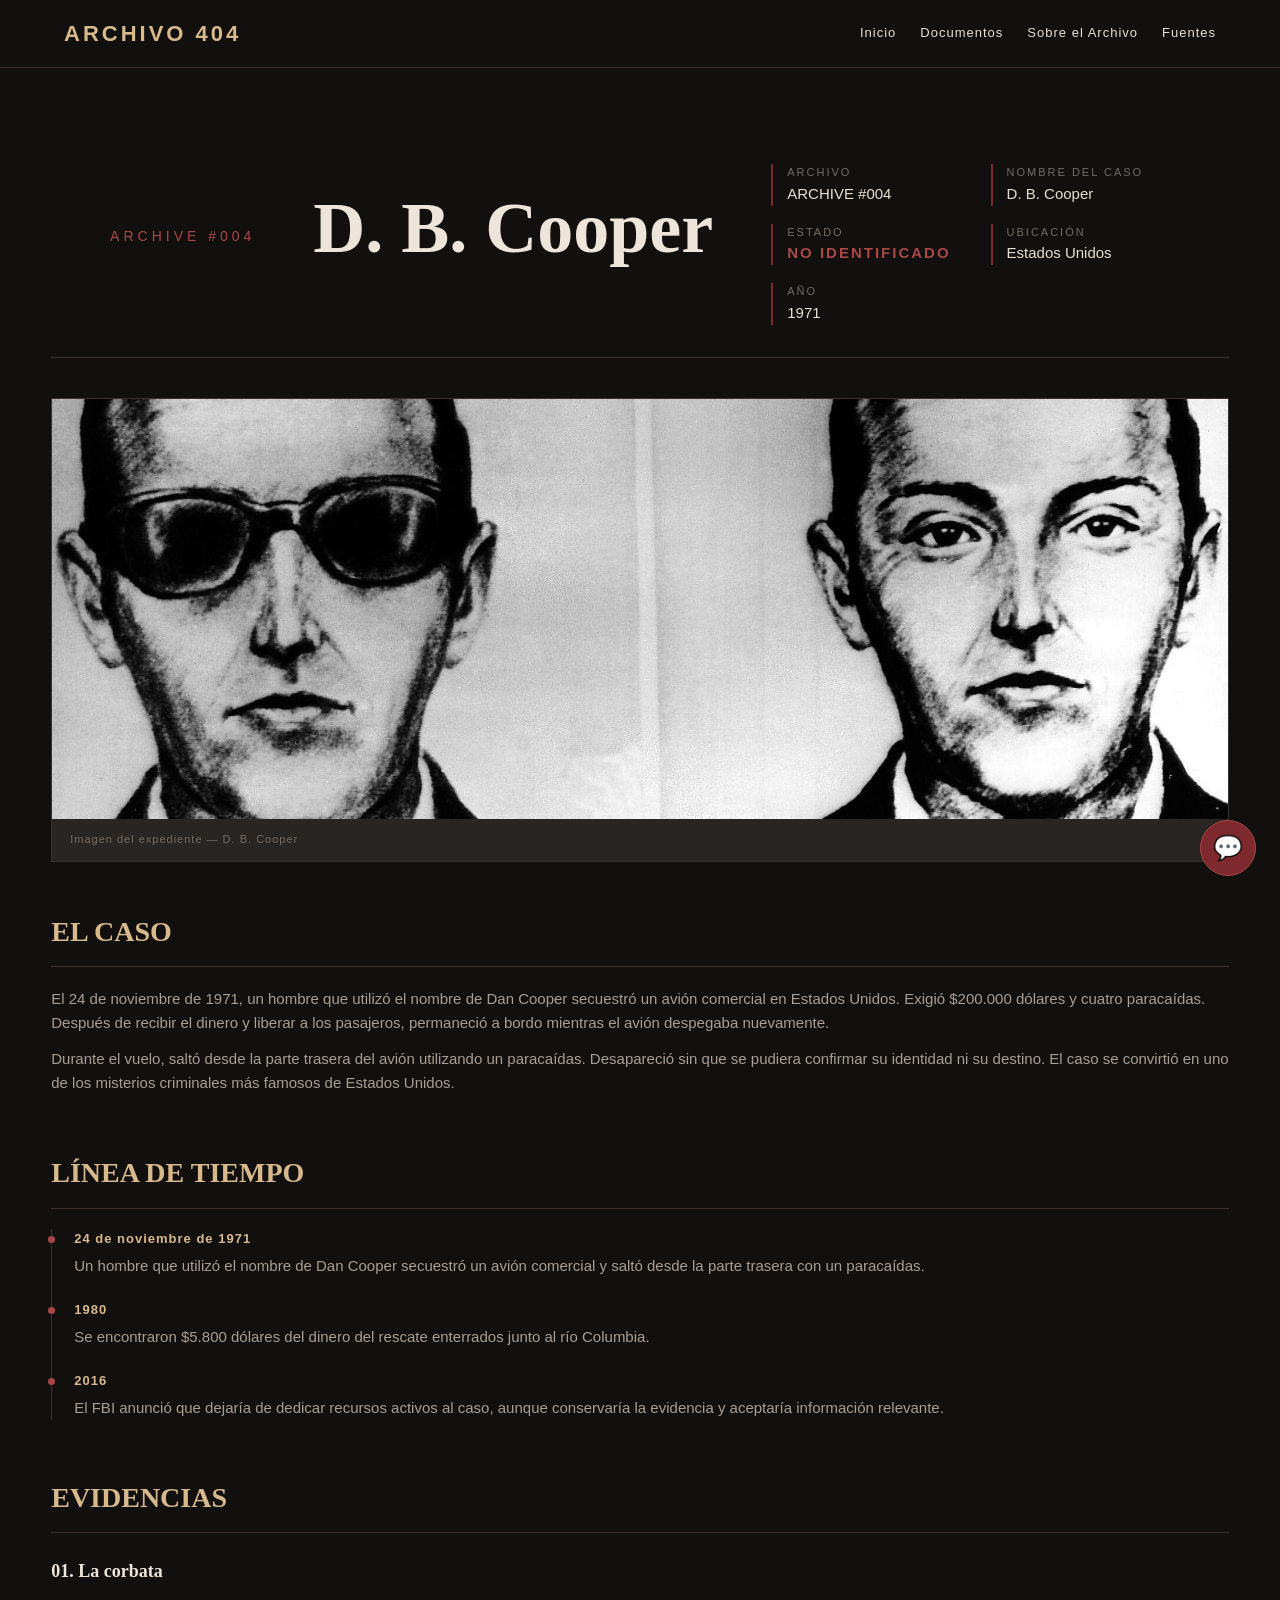
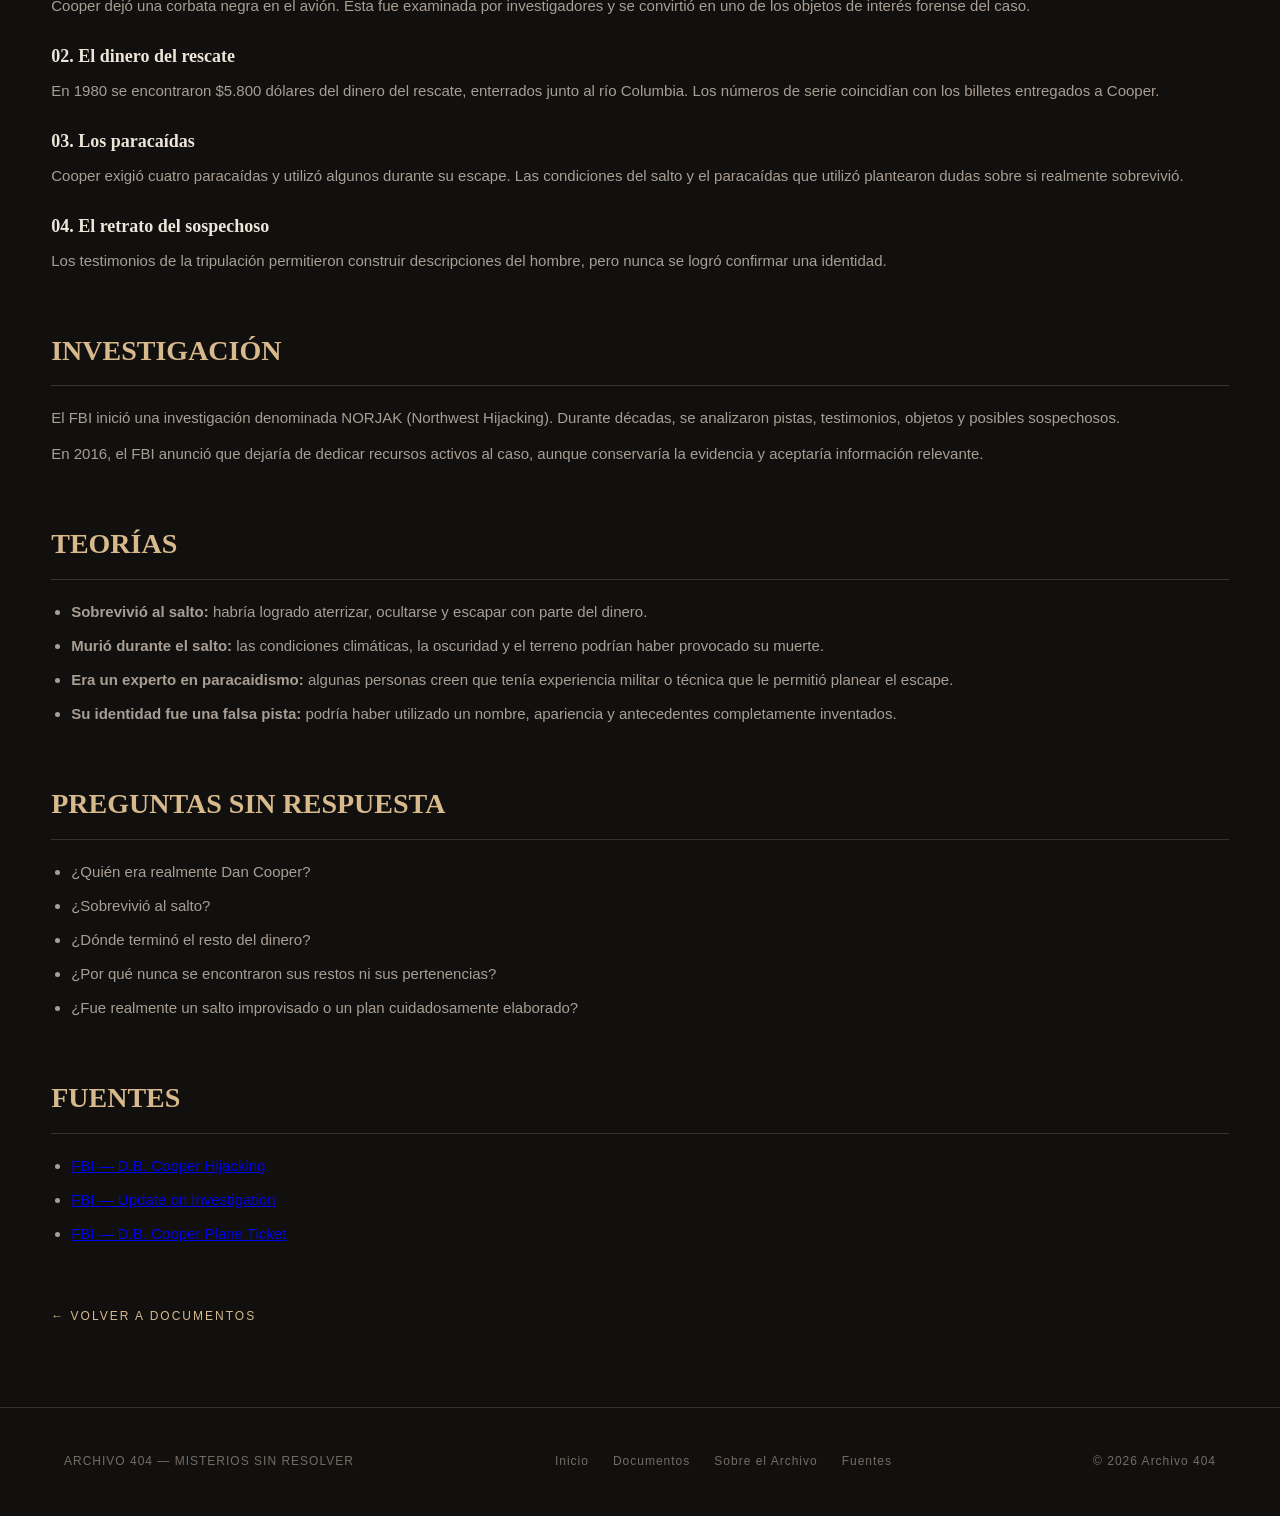
<file: caso-004.html>
<!doctype html>

<html lang="es">
  <head>
    <link rel="stylesheet" href="styles.css" />

    <meta charset="UTF-8" />

    <meta name="viewport" content="width=device-width, initial-scale=1.0" />

    <title>ARCHIVE #004 — D. B. Cooper | Archivo 404</title>
  </head>

  <body>
    <header>
      <div class="logo">ARCHIVO 404</div>

      <nav aria-label="Navegación Principal">
        <a href="index.html">Inicio</a>

        <a href="documentos.html">Documentos</a>

        <a href="sobre.html">Sobre el Archivo</a>

        <a href="fuentes.html">Fuentes</a>
      </nav>
    </header>

    <main>
      <section class="expediente">
        <header class="expediente-cabecera">
          <p class="numero">ARCHIVE #004</p>

          <h1>D. B. Cooper</h1>

          <dl class="datos-caso">
            <div class="dato">
              <dt>Archivo</dt>

              <dd>ARCHIVE #004</dd>
            </div>

            <div class="dato">
              <dt>Nombre del caso</dt>

              <dd>D. B. Cooper</dd>
            </div>

            <div class="dato">
              <dt>Estado</dt>

              <dd class="estado">NO IDENTIFICADO</dd>
            </div>

            <div class="dato">
              <dt>Ubicación</dt>

              <dd>Estados Unidos</dd>
            </div>

            <div class="dato">
              <dt>Año</dt>

              <dd>1971</dd>
            </div>
          </dl>
        </header>

        <figure class="imagen-expediente">
          <img src="image/cooper.jpg" alt="D.B. Cooper Hijacking — FBI" />

          <figcaption>Imagen del expediente — D. B. Cooper</figcaption>
        </figure>

        <section class="seccion-caso">
          <h2>EL CASO</h2>

          <p>
            El 24 de noviembre de 1971, un hombre que utilizó el nombre de Dan Cooper secuestró un avión comercial en Estados Unidos. Exigió $200.000 dólares y cuatro paracaídas. Después de recibir el dinero y liberar a los pasajeros, permaneció a bordo mientras el avión despegaba nuevamente.
          </p>

          <p>
            Durante el vuelo, saltó desde la parte trasera del avión utilizando un paracaídas. Desapareció sin que se pudiera confirmar su identidad ni su destino. El caso se convirtió en uno de los misterios criminales más famosos de Estados Unidos.
          </p>
        </section>

        <section class="seccion-caso">
          <h2>LÍNEA DE TIEMPO</h2>

          <ul class="linea-tiempo">
            <li>
              <strong>24 de noviembre de 1971</strong>
              Un hombre que utilizó el nombre de Dan Cooper secuestró un avión comercial y saltó desde la parte trasera con un paracaídas.
            </li>

            <li>
              <strong>1980</strong>
              Se encontraron $5.800 dólares del dinero del rescate enterrados junto al río Columbia.
            </li>

            <li>
              <strong>2016</strong>
              El FBI anunció que dejaría de dedicar recursos activos al caso, aunque conservaría la evidencia y aceptaría información relevante.
            </li>
          </ul>
        </section>

        <section class="seccion-caso">
          <h2>EVIDENCIAS</h2>

          <h3>01. La corbata</h3>

          <p>
            Cooper dejó una corbata negra en el avión. Esta fue examinada por investigadores y se convirtió en uno de los objetos de interés forense del caso.
          </p>

          <h3>02. El dinero del rescate</h3>

          <p>
            En 1980 se encontraron $5.800 dólares del dinero del rescate, enterrados junto al río Columbia. Los números de serie coincidían con los billetes entregados a Cooper.
          </p>

          <h3>03. Los paracaídas</h3>

          <p>
            Cooper exigió cuatro paracaídas y utilizó algunos durante su escape. Las condiciones del salto y el paracaídas que utilizó plantearon dudas sobre si realmente sobrevivió.
          </p>

          <h3>04. El retrato del sospechoso</h3>

          <p>
            Los testimonios de la tripulación permitieron construir descripciones del hombre, pero nunca se logró confirmar una identidad.
          </p>
        </section>

        <section class="seccion-caso">
          <h2>INVESTIGACIÓN</h2>

          <p>
            El FBI inició una investigación denominada NORJAK (Northwest Hijacking). Durante décadas, se analizaron pistas, testimonios, objetos y posibles sospechosos.
          </p>

          <p>
            En 2016, el FBI anunció que dejaría de dedicar recursos activos al caso, aunque conservaría la evidencia y aceptaría información relevante.
          </p>
        </section>

        <section class="seccion-caso">
          <h2>TEORÍAS</h2>

          <ul>
            <li>
              <strong>Sobrevivió al salto:</strong> habría logrado aterrizar, ocultarse y escapar con parte del dinero.
            </li>

            <li>
              <strong>Murió durante el salto:</strong> las condiciones climáticas, la oscuridad y el terreno podrían haber provocado su muerte.
            </li>

            <li>
              <strong>Era un experto en paracaidismo:</strong> algunas personas creen que tenía experiencia militar o técnica que le permitió planear el escape.
            </li>

            <li>
              <strong>Su identidad fue una falsa pista:</strong> podría haber utilizado un nombre, apariencia y antecedentes completamente inventados.
            </li>
          </ul>
        </section>

        <section class="seccion-caso">
          <h2>PREGUNTAS SIN RESPUESTA</h2>

          <ul>
            <li>¿Quién era realmente Dan Cooper?</li>

            <li>¿Sobrevivió al salto?</li>

            <li>¿Dónde terminó el resto del dinero?</li>

            <li>¿Por qué nunca se encontraron sus restos ni sus pertenencias?</li>

            <li>¿Fue realmente un salto improvisado o un plan cuidadosamente elaborado?</li>
          </ul>
        </section>

        <section class="seccion-caso">
          <h2>FUENTES</h2>

          <ul>
            <li>
              <a href="https://www.fbi.gov/history/cases-and-criminals/db-cooper-hijacking">FBI — D.B. Cooper Hijacking</a>
            </li>

            <li>
              <a href="https://www.fbi.gov/contact-us/field-offices/seattle/news/press-releases/update-on-investigation-of-1971-hijacking-by-d.b.-cooper">FBI — Update on Investigation</a>
            </li>

            <li>
              <a href="https://www.fbi.gov/history/artifacts/d-b-cooper-plane-ticket">FBI — D.B. Cooper Plane Ticket</a>
            </li>
          </ul>
        </section>

        <a class="volver" href="documentos.html">← VOLVER A DOCUMENTOS</a>
      </section>
    </main>

    <footer>
      <p>ARCHIVO 404 — MISTERIOS SIN RESOLVER</p>

      <nav aria-label="Enlaces del pie de página">
        <a href="index.html">Inicio</a>

        <a href="documentos.html">Documentos</a>

        <a href="sobre.html">Sobre el Archivo</a>

        <a href="fuentes.html">Fuentes</a>

      </nav>

      <p>© 2026 Archivo 404</p>
    </footer>
    <button type="button" class="chat-flotante" id="abrir-chat" aria-label="Abrir chat">&#128172;</button>

    <div class="chat-caja" id="chat-caja" hidden>
      <div class="chat-cabecera">
        <p>ARCHIVO 404</p>

        <button type="button" class="chat-cerrar" aria-label="Cerrar chat">&times;</button>
      </div>

      <div class="chat-mensajes">
        <p class="chat-bienvenida">
          &#161;Hola! Escribe tu mensaje y te responder&#233; por WhatsApp.
        </p>
      </div>

      <form class="chat-formulario" id="chat-formulario">
        <label for="chat-texto" class="solo-lectores">Escribe tu mensaje</label>

        <input id="chat-texto" name="chat-texto" type="text" placeholder="Escribe tu mensaje..." required />

        <button type="submit">Enviar</button>
      </form>
    </div>

    <script>
      const abrirChat = document.getElementById('abrir-chat');
      const cajaChat = document.getElementById('chat-caja');
      const cerrarChat = document.querySelector('.chat-cerrar');
      const formularioChat = document.getElementById('chat-formulario');
      const textoChat = document.getElementById('chat-texto');

      abrirChat.addEventListener('click', () => {
        cajaChat.hidden = false;
        textoChat.focus();
      });

      cerrarChat.addEventListener('click', () => {
        cajaChat.hidden = true;
      });

      formularioChat.addEventListener('submit', (event) => {
        event.preventDefault();
        const mensaje = textoChat.value.trim();

        if (mensaje) {
          window.open(
            'https://wa.me/50662830199?text=' + encodeURIComponent(mensaje),
            '_blank',
            'noopener'
          );
        }
      });

      document.addEventListener('keydown', (event) => {
        if (event.key === 'Escape') {
          cajaChat.hidden = true;
        }
      });
    </script>
  </body>

</html>
</file>
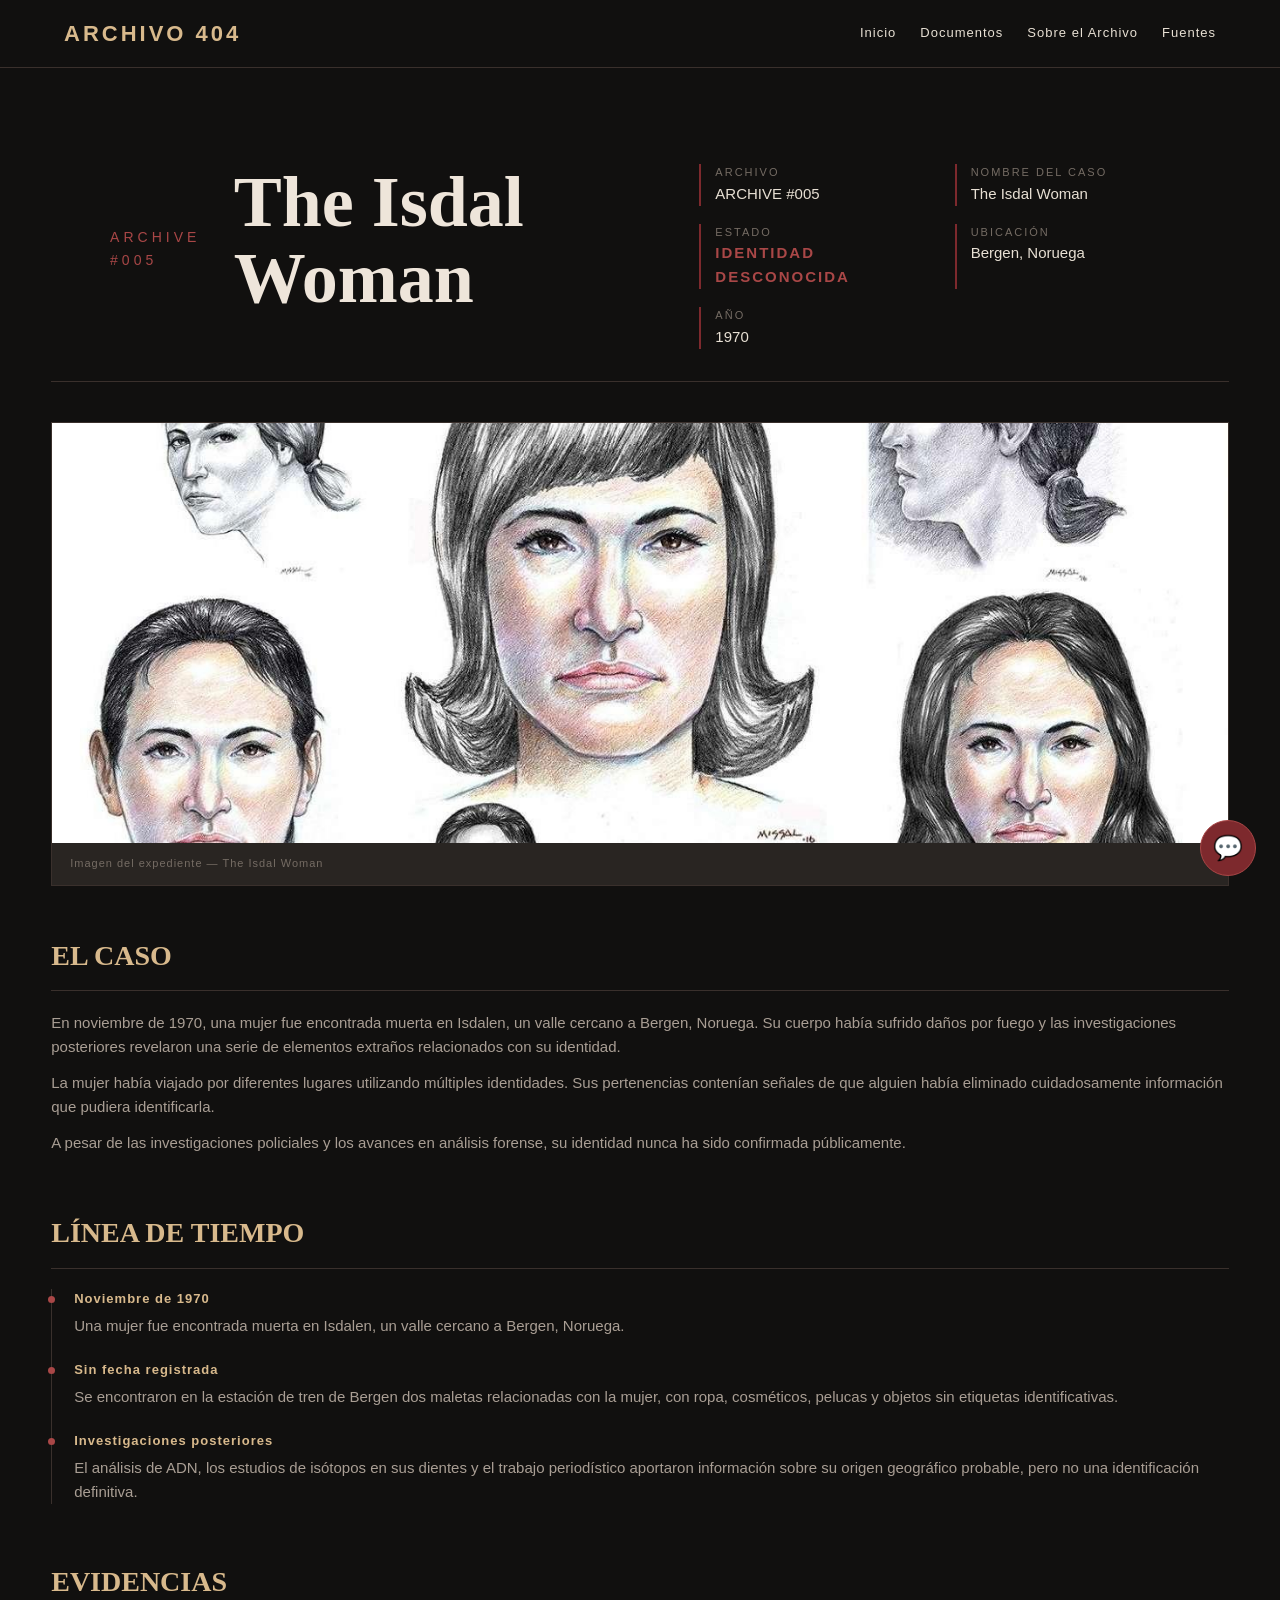
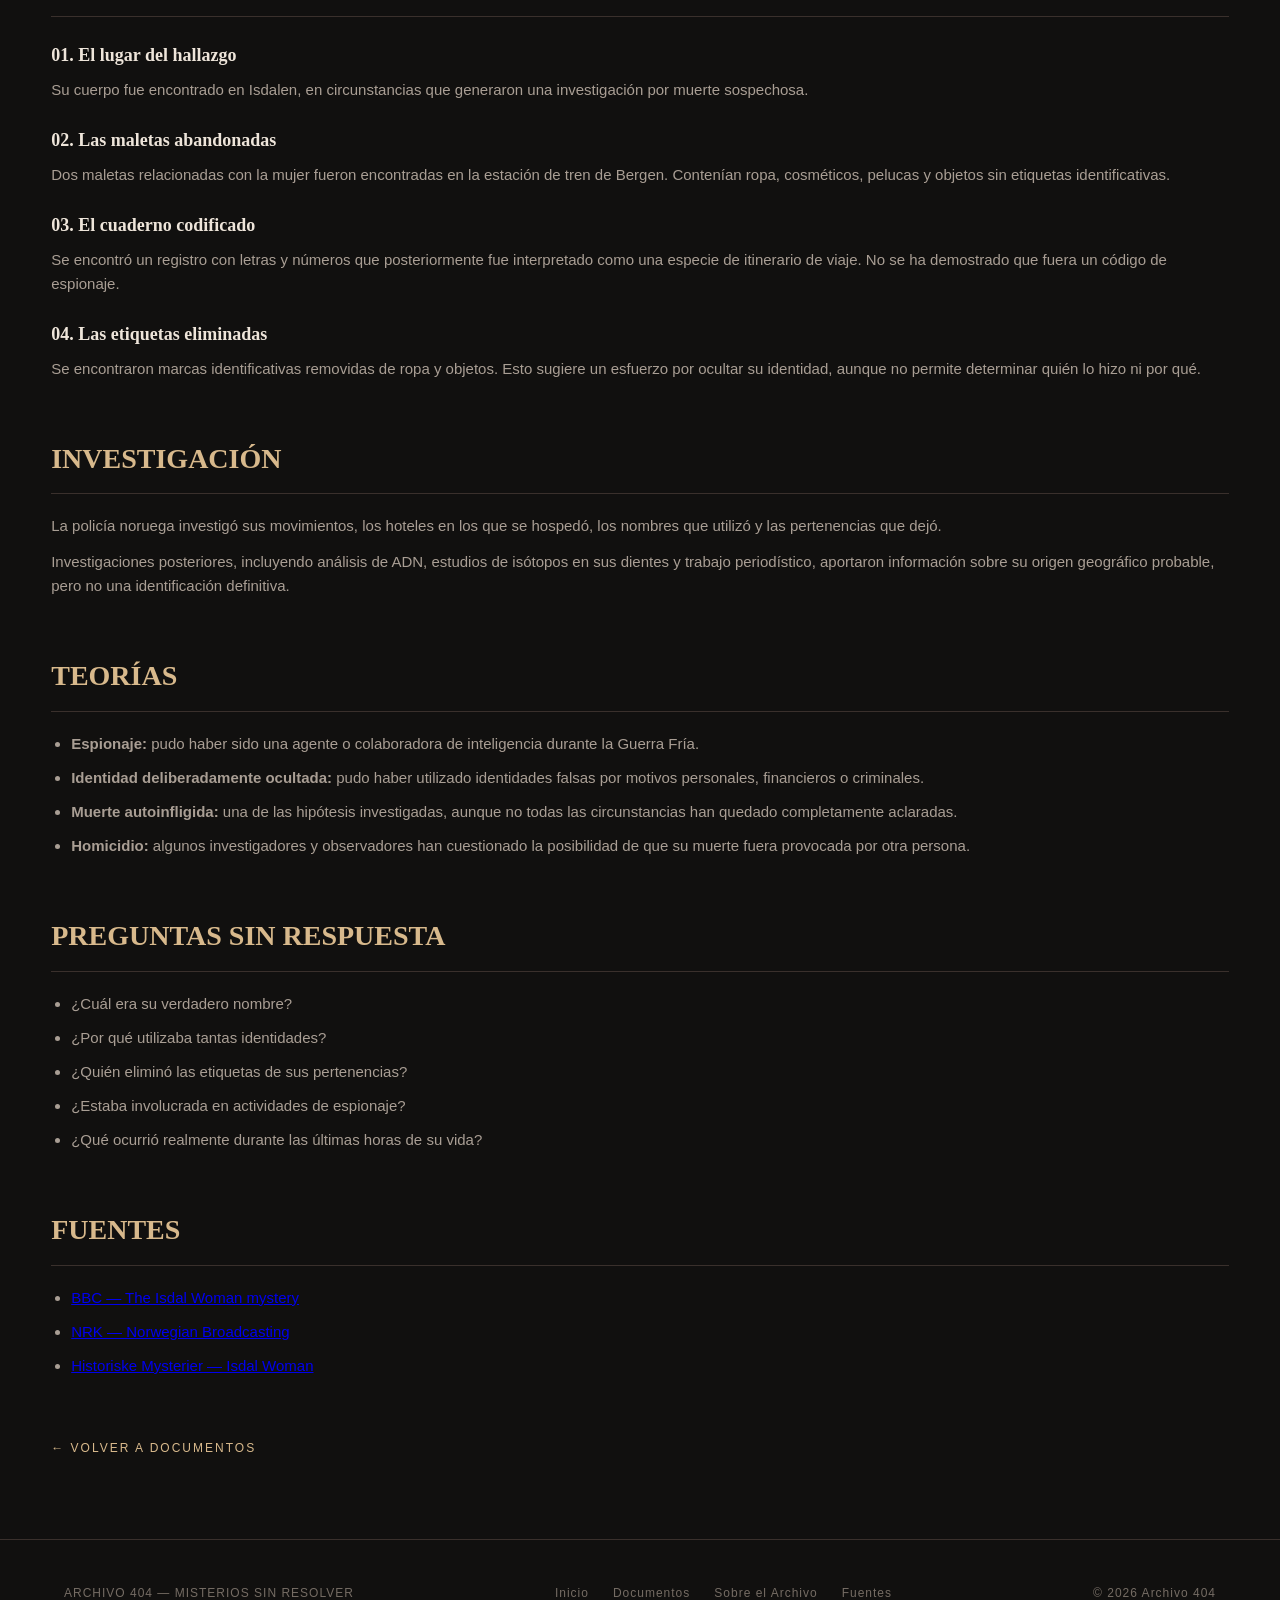
<file: caso-005.html>
<!doctype html>

<html lang="es">
  <head>
    <link rel="stylesheet" href="styles.css" />

    <meta charset="UTF-8" />

    <meta name="viewport" content="width=device-width, initial-scale=1.0" />

    <title>ARCHIVE #005 — The Isdal Woman | Archivo 404</title>
  </head>

  <body>
    <header>
      <div class="logo">ARCHIVO 404</div>

      <nav aria-label="Navegación Principal">
        <a href="index.html">Inicio</a>

        <a href="documentos.html">Documentos</a>

        <a href="sobre.html">Sobre el Archivo</a>

        <a href="fuentes.html">Fuentes</a>
      </nav>
    </header>

    <main>
      <section class="expediente">
        <header class="expediente-cabecera">
          <p class="numero">ARCHIVE #005</p>

          <h1>The Isdal Woman</h1>

          <dl class="datos-caso">
            <div class="dato">
              <dt>Archivo</dt>

              <dd>ARCHIVE #005</dd>
            </div>

            <div class="dato">
              <dt>Nombre del caso</dt>

              <dd>The Isdal Woman</dd>
            </div>

            <div class="dato">
              <dt>Estado</dt>

              <dd class="estado">IDENTIDAD DESCONOCIDA</dd>
            </div>

            <div class="dato">
              <dt>Ubicación</dt>

              <dd>Bergen, Noruega</dd>
            </div>

            <div class="dato">
              <dt>Año</dt>

              <dd>1970</dd>
            </div>
          </dl>
        </header>

        <figure class="imagen-expediente">
          <img src="image/isdal.jpg" alt="The Isdal Woman — caso sin resolver en Bergen, Noruega" />

          <figcaption>Imagen del expediente — The Isdal Woman</figcaption>
        </figure>

        <section class="seccion-caso">
          <h2>EL CASO</h2>

          <p>
            En noviembre de 1970, una mujer fue encontrada muerta en Isdalen, un valle cercano a Bergen, Noruega. Su cuerpo había sufrido daños por fuego y las investigaciones posteriores revelaron una serie de elementos extraños relacionados con su identidad.
          </p>

          <p>
            La mujer había viajado por diferentes lugares utilizando múltiples identidades. Sus pertenencias contenían señales de que alguien había eliminado cuidadosamente información que pudiera identificarla.
          </p>

          <p>
            A pesar de las investigaciones policiales y los avances en análisis forense, su identidad nunca ha sido confirmada públicamente.
          </p>
        </section>

        <section class="seccion-caso">
          <h2>LÍNEA DE TIEMPO</h2>

          <ul class="linea-tiempo">
            <li>
              <strong>Noviembre de 1970</strong>
              Una mujer fue encontrada muerta en Isdalen, un valle cercano a Bergen, Noruega.
            </li>

            <li>
              <strong>Sin fecha registrada</strong>
              Se encontraron en la estación de tren de Bergen dos maletas relacionadas con la mujer, con ropa, cosméticos, pelucas y objetos sin etiquetas identificativas.
            </li>

            <li>
              <strong>Investigaciones posteriores</strong>
              El análisis de ADN, los estudios de isótopos en sus dientes y el trabajo periodístico aportaron información sobre su origen geográfico probable, pero no una identificación definitiva.
            </li>
          </ul>
        </section>

        <section class="seccion-caso">
          <h2>EVIDENCIAS</h2>

          <h3>01. El lugar del hallazgo</h3>

          <p>
            Su cuerpo fue encontrado en Isdalen, en circunstancias que generaron una investigación por muerte sospechosa.
          </p>

          <h3>02. Las maletas abandonadas</h3>

          <p>
            Dos maletas relacionadas con la mujer fueron encontradas en la estación de tren de Bergen. Contenían ropa, cosméticos, pelucas y objetos sin etiquetas identificativas.
          </p>

          <h3>03. El cuaderno codificado</h3>

          <p>
            Se encontró un registro con letras y números que posteriormente fue interpretado como una especie de itinerario de viaje. No se ha demostrado que fuera un código de espionaje.
          </p>

          <h3>04. Las etiquetas eliminadas</h3>

          <p>
            Se encontraron marcas identificativas removidas de ropa y objetos. Esto sugiere un esfuerzo por ocultar su identidad, aunque no permite determinar quién lo hizo ni por qué.
          </p>
        </section>

        <section class="seccion-caso">
          <h2>INVESTIGACIÓN</h2>

          <p>
            La policía noruega investigó sus movimientos, los hoteles en los que se hospedó, los nombres que utilizó y las pertenencias que dejó.
          </p>

          <p>
            Investigaciones posteriores, incluyendo análisis de ADN, estudios de isótopos en sus dientes y trabajo periodístico, aportaron información sobre su origen geográfico probable, pero no una identificación definitiva.
          </p>
        </section>

        <section class="seccion-caso">
          <h2>TEORÍAS</h2>

          <ul>
            <li>
              <strong>Espionaje:</strong> pudo haber sido una agente o colaboradora de inteligencia durante la Guerra Fría.
            </li>

            <li>
              <strong>Identidad deliberadamente ocultada:</strong> pudo haber utilizado identidades falsas por motivos personales, financieros o criminales.
            </li>

            <li>
              <strong>Muerte autoinfligida:</strong> una de las hipótesis investigadas, aunque no todas las circunstancias han quedado completamente aclaradas.
            </li>

            <li>
              <strong>Homicidio:</strong> algunos investigadores y observadores han cuestionado la posibilidad de que su muerte fuera provocada por otra persona.
            </li>
          </ul>
        </section>

        <section class="seccion-caso">
          <h2>PREGUNTAS SIN RESPUESTA</h2>

          <ul>
            <li>¿Cuál era su verdadero nombre?</li>

            <li>¿Por qué utilizaba tantas identidades?</li>

            <li>¿Quién eliminó las etiquetas de sus pertenencias?</li>

            <li>¿Estaba involucrada en actividades de espionaje?</li>

            <li>¿Qué ocurrió realmente durante las últimas horas de su vida?</li>
          </ul>
        </section>

        <section class="seccion-caso">
          <h2>FUENTES</h2>

          <ul>
            <li>
              <a href="https://www.bbc.com/news/world-europe-39369429">BBC — The Isdal Woman mystery</a>
            </li>

            <li>
              <a href="https://www.nrk.no/">NRK — Norwegian Broadcasting</a>
            </li>

            <li>
              <a href="https://historiskemysterier.no/en/isdal-woman">Historiske Mysterier — Isdal Woman</a>
            </li>
          </ul>
        </section>

        <a class="volver" href="documentos.html">← VOLVER A DOCUMENTOS</a>
      </section>
    </main>

    <footer>
      <p>ARCHIVO 404 — MISTERIOS SIN RESOLVER</p>

      <nav aria-label="Enlaces del pie de página">
        <a href="index.html">Inicio</a>

        <a href="documentos.html">Documentos</a>

        <a href="sobre.html">Sobre el Archivo</a>

        <a href="fuentes.html">Fuentes</a>

      </nav>

      <p>© 2026 Archivo 404</p>
    </footer>
    <button type="button" class="chat-flotante" id="abrir-chat" aria-label="Abrir chat">&#128172;</button>

    <div class="chat-caja" id="chat-caja" hidden>
      <div class="chat-cabecera">
        <p>ARCHIVO 404</p>

        <button type="button" class="chat-cerrar" aria-label="Cerrar chat">&times;</button>
      </div>

      <div class="chat-mensajes">
        <p class="chat-bienvenida">
          &#161;Hola! Escribe tu mensaje y te responder&#233; por WhatsApp.
        </p>
      </div>

      <form class="chat-formulario" id="chat-formulario">
        <label for="chat-texto" class="solo-lectores">Escribe tu mensaje</label>

        <input id="chat-texto" name="chat-texto" type="text" placeholder="Escribe tu mensaje..." required />

        <button type="submit">Enviar</button>
      </form>
    </div>

    <script>
      const abrirChat = document.getElementById('abrir-chat');
      const cajaChat = document.getElementById('chat-caja');
      const cerrarChat = document.querySelector('.chat-cerrar');
      const formularioChat = document.getElementById('chat-formulario');
      const textoChat = document.getElementById('chat-texto');

      abrirChat.addEventListener('click', () => {
        cajaChat.hidden = false;
        textoChat.focus();
      });

      cerrarChat.addEventListener('click', () => {
        cajaChat.hidden = true;
      });

      formularioChat.addEventListener('submit', (event) => {
        event.preventDefault();
        const mensaje = textoChat.value.trim();

        if (mensaje) {
          window.open(
            'https://wa.me/50662830199?text=' + encodeURIComponent(mensaje),
            '_blank',
            'noopener'
          );
        }
      });

      document.addEventListener('keydown', (event) => {
        if (event.key === 'Escape') {
          cajaChat.hidden = true;
        }
      });
    </script>
  </body>

</html>
</file>
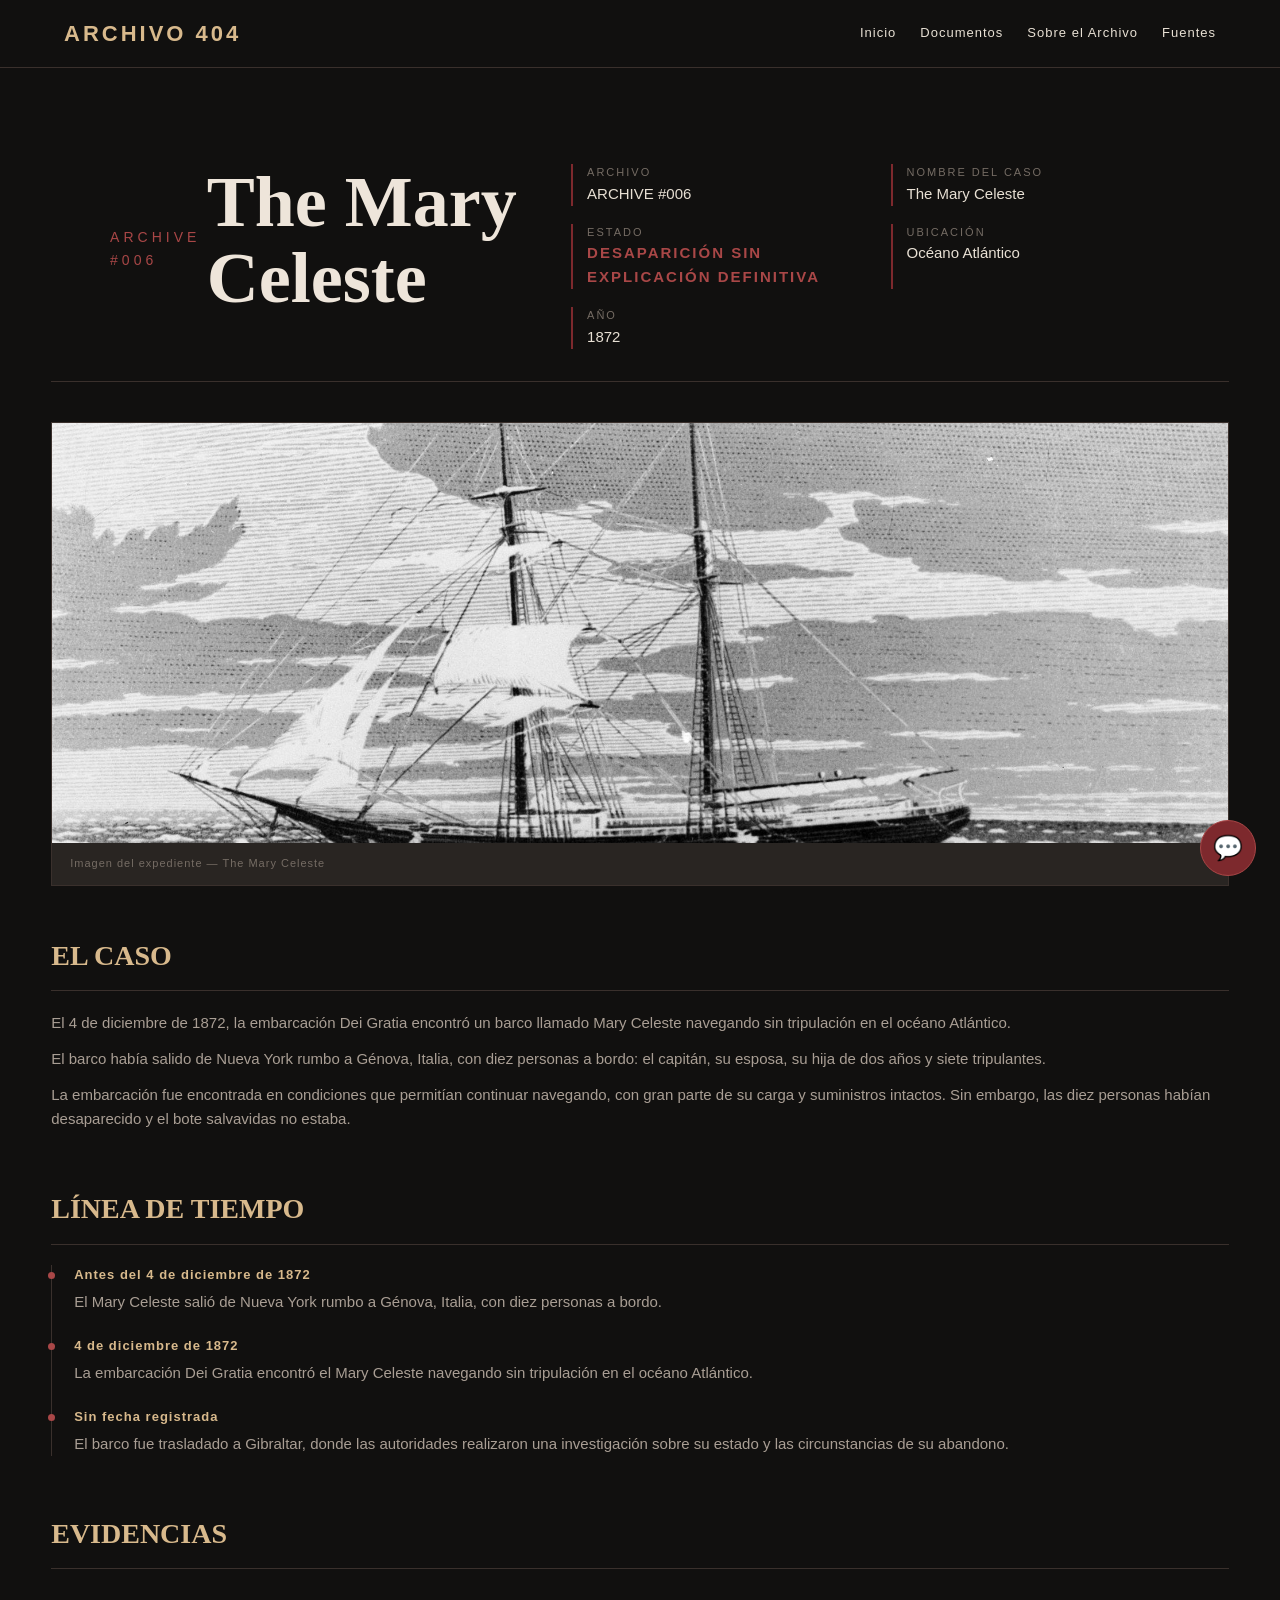
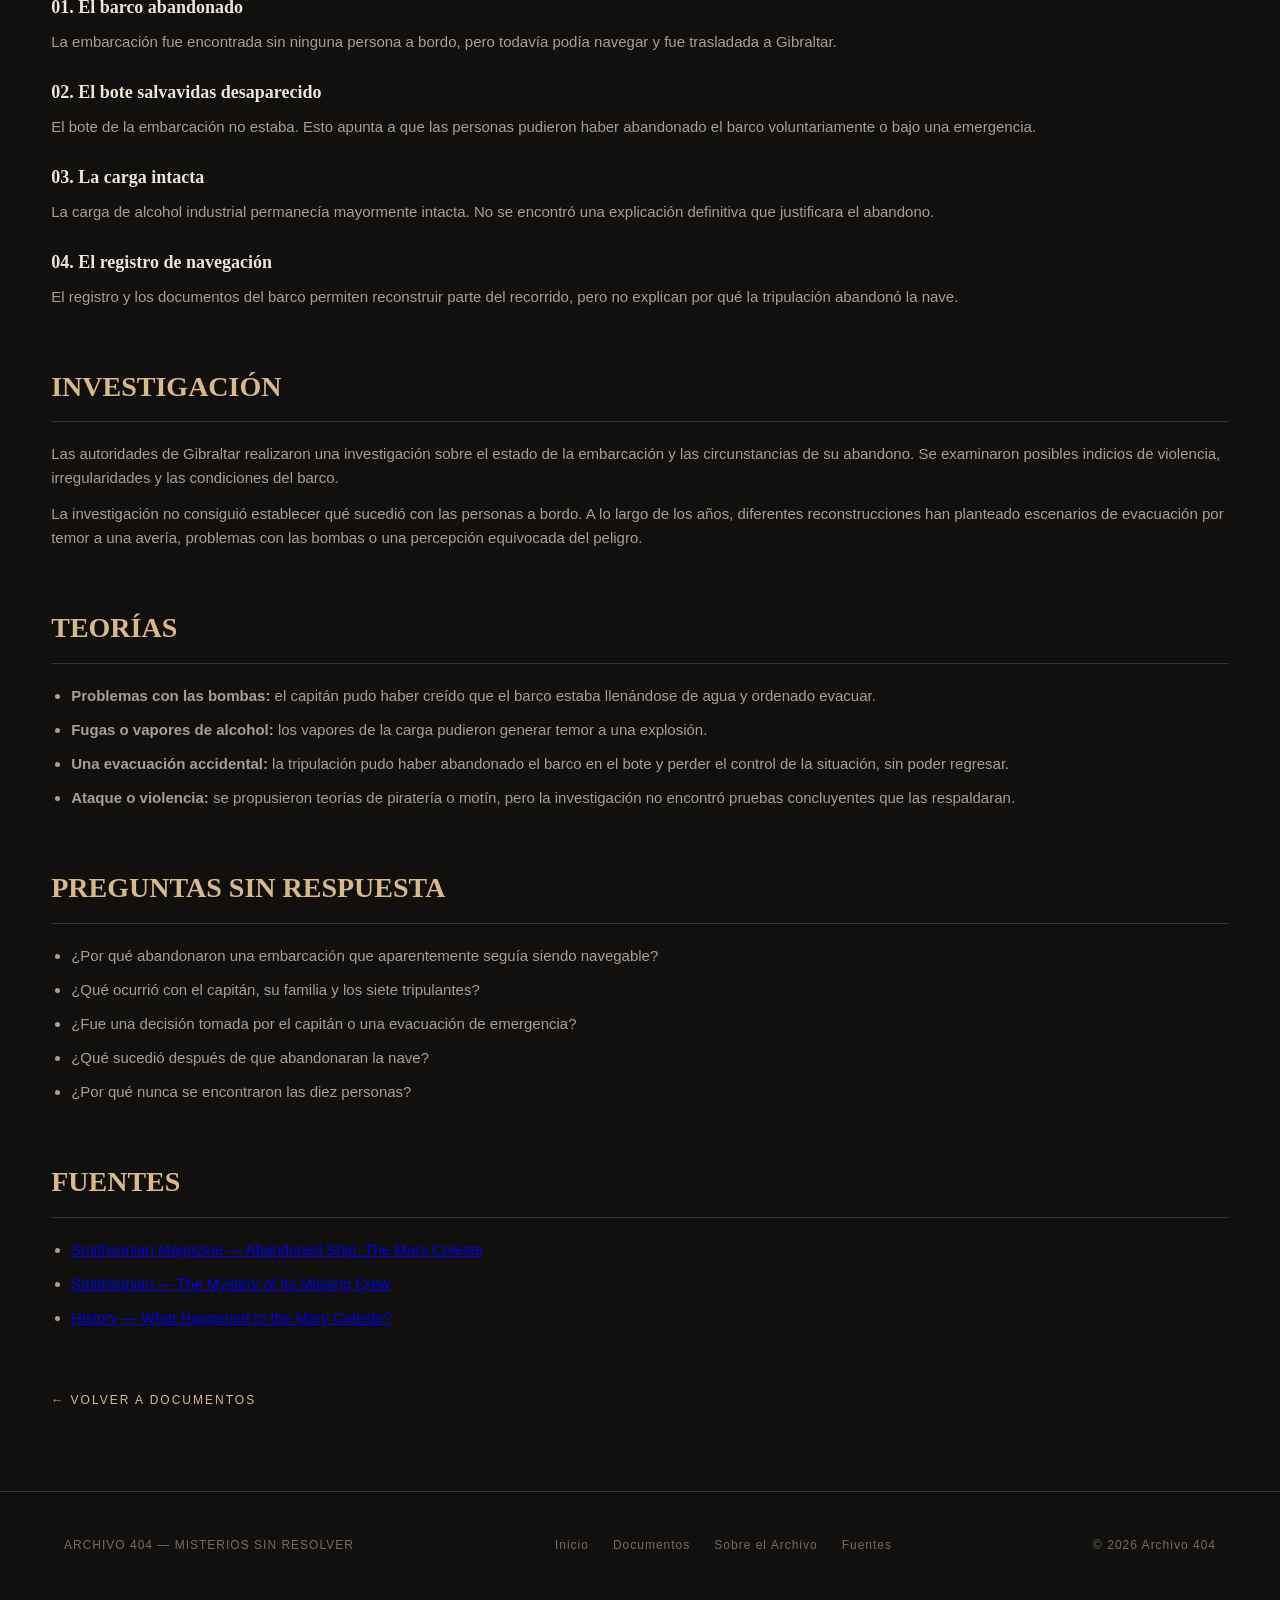
<file: caso-006.html>
<!doctype html>

<html lang="es">
  <head>
    <link rel="stylesheet" href="styles.css" />

    <meta charset="UTF-8" />

    <meta name="viewport" content="width=device-width, initial-scale=1.0" />

    <title>ARCHIVE #006 — The Mary Celeste | Archivo 404</title>
  </head>

  <body>
    <header>
      <div class="logo">ARCHIVO 404</div>

      <nav aria-label="Navegación Principal">
        <a href="index.html">Inicio</a>

        <a href="documentos.html">Documentos</a>

        <a href="sobre.html">Sobre el Archivo</a>

        <a href="fuentes.html">Fuentes</a>
      </nav>
    </header>

    <main>
      <section class="expediente">
        <header class="expediente-cabecera">
          <p class="numero">ARCHIVE #006</p>

          <h1>The Mary Celeste</h1>

          <dl class="datos-caso">
            <div class="dato">
              <dt>Archivo</dt>

              <dd>ARCHIVE #006</dd>
            </div>

            <div class="dato">
              <dt>Nombre del caso</dt>

              <dd>The Mary Celeste</dd>
            </div>

            <div class="dato">
              <dt>Estado</dt>

              <dd class="estado">DESAPARICIÓN SIN EXPLICACIÓN DEFINITIVA</dd>
            </div>

            <div class="dato">
              <dt>Ubicación</dt>

              <dd>Océano Atlántico</dd>
            </div>

            <div class="dato">
              <dt>Año</dt>

              <dd>1872</dd>
            </div>
          </dl>
        </header>

        <figure class="imagen-expediente">
          <img src="image/mary-celeste.jpg" alt="El Mary Celeste, barco encontrado sin tripulación en el Atlántico" />

          <figcaption>Imagen del expediente — The Mary Celeste</figcaption>
        </figure>

        <section class="seccion-caso">
          <h2>EL CASO</h2>

          <p>
            El 4 de diciembre de 1872, la embarcación Dei Gratia encontró un barco llamado Mary Celeste navegando sin tripulación en el océano Atlántico.
          </p>

          <p>
            El barco había salido de Nueva York rumbo a Génova, Italia, con diez personas a bordo: el capitán, su esposa, su hija de dos años y siete tripulantes.
          </p>

          <p>
            La embarcación fue encontrada en condiciones que permitían continuar navegando, con gran parte de su carga y suministros intactos. Sin embargo, las diez personas habían desaparecido y el bote salvavidas no estaba.
          </p>
        </section>

        <section class="seccion-caso">
          <h2>LÍNEA DE TIEMPO</h2>

          <ul class="linea-tiempo">
            <li>
              <strong>Antes del 4 de diciembre de 1872</strong>
              El Mary Celeste salió de Nueva York rumbo a Génova, Italia, con diez personas a bordo.
            </li>

            <li>
              <strong>4 de diciembre de 1872</strong>
              La embarcación Dei Gratia encontró el Mary Celeste navegando sin tripulación en el océano Atlántico.
            </li>

            <li>
              <strong>Sin fecha registrada</strong>
              El barco fue trasladado a Gibraltar, donde las autoridades realizaron una investigación sobre su estado y las circunstancias de su abandono.
            </li>
          </ul>
        </section>

        <section class="seccion-caso">
          <h2>EVIDENCIAS</h2>

          <h3>01. El barco abandonado</h3>

          <p>
            La embarcación fue encontrada sin ninguna persona a bordo, pero todavía podía navegar y fue trasladada a Gibraltar.
          </p>

          <h3>02. El bote salvavidas desaparecido</h3>

          <p>
            El bote de la embarcación no estaba. Esto apunta a que las personas pudieron haber abandonado el barco voluntariamente o bajo una emergencia.
          </p>

          <h3>03. La carga intacta</h3>

          <p>
            La carga de alcohol industrial permanecía mayormente intacta. No se encontró una explicación definitiva que justificara el abandono.
          </p>

          <h3>04. El registro de navegación</h3>

          <p>
            El registro y los documentos del barco permiten reconstruir parte del recorrido, pero no explican por qué la tripulación abandonó la nave.
          </p>
        </section>

        <section class="seccion-caso">
          <h2>INVESTIGACIÓN</h2>

          <p>
            Las autoridades de Gibraltar realizaron una investigación sobre el estado de la embarcación y las circunstancias de su abandono. Se examinaron posibles indicios de violencia, irregularidades y las condiciones del barco.
          </p>

          <p>
            La investigación no consiguió establecer qué sucedió con las personas a bordo. A lo largo de los años, diferentes reconstrucciones han planteado escenarios de evacuación por temor a una avería, problemas con las bombas o una percepción equivocada del peligro.
          </p>
        </section>

        <section class="seccion-caso">
          <h2>TEORÍAS</h2>

          <ul>
            <li>
              <strong>Problemas con las bombas:</strong> el capitán pudo haber creído que el barco estaba llenándose de agua y ordenado evacuar.
            </li>

            <li>
              <strong>Fugas o vapores de alcohol:</strong> los vapores de la carga pudieron generar temor a una explosión.
            </li>

            <li>
              <strong>Una evacuación accidental:</strong> la tripulación pudo haber abandonado el barco en el bote y perder el control de la situación, sin poder regresar.
            </li>

            <li>
              <strong>Ataque o violencia:</strong> se propusieron teorías de piratería o motín, pero la investigación no encontró pruebas concluyentes que las respaldaran.
            </li>
          </ul>
        </section>

        <section class="seccion-caso">
          <h2>PREGUNTAS SIN RESPUESTA</h2>

          <ul>
            <li>¿Por qué abandonaron una embarcación que aparentemente seguía siendo navegable?</li>

            <li>¿Qué ocurrió con el capitán, su familia y los siete tripulantes?</li>

            <li>¿Fue una decisión tomada por el capitán o una evacuación de emergencia?</li>

            <li>¿Qué sucedió después de que abandonaran la nave?</li>

            <li>¿Por qué nunca se encontraron las diez personas?</li>
          </ul>
        </section>

        <section class="seccion-caso">
          <h2>FUENTES</h2>

          <ul>
            <li>
              <a href="https://www.smithsonianmag.com/history/abandoned-ship-the-mary-celeste-174488104/">Smithsonian Magazine — Abandoned Ship: The Mary Celeste</a>
            </li>

            <li>
              <a href="https://www.smithsonianmag.com/smart-news/an-abandoned-merchant-ship-was-discovered-floating-in-the-atlantic-1872-the-mystery-its-missing-crew-never-solved-180985547/">Smithsonian — The Mystery of Its Missing Crew</a>
            </li>

            <li>
              <a href="https://www.history.com/articles/what-happened-to-the-mary-celeste">History — What Happened to the Mary Celeste?</a>
            </li>
          </ul>
        </section>

        <a class="volver" href="documentos.html">← VOLVER A DOCUMENTOS</a>
      </section>
    </main>

    <footer>
      <p>ARCHIVO 404 — MISTERIOS SIN RESOLVER</p>

      <nav aria-label="Enlaces del pie de página">
        <a href="index.html">Inicio</a>

        <a href="documentos.html">Documentos</a>

        <a href="sobre.html">Sobre el Archivo</a>

        <a href="fuentes.html">Fuentes</a>

      </nav>

      <p>© 2026 Archivo 404</p>
    </footer>
    <button type="button" class="chat-flotante" id="abrir-chat" aria-label="Abrir chat">&#128172;</button>

    <div class="chat-caja" id="chat-caja" hidden>
      <div class="chat-cabecera">
        <p>ARCHIVO 404</p>

        <button type="button" class="chat-cerrar" aria-label="Cerrar chat">&times;</button>
      </div>

      <div class="chat-mensajes">
        <p class="chat-bienvenida">
          &#161;Hola! Escribe tu mensaje y te responder&#233; por WhatsApp.
        </p>
      </div>

      <form class="chat-formulario" id="chat-formulario">
        <label for="chat-texto" class="solo-lectores">Escribe tu mensaje</label>

        <input id="chat-texto" name="chat-texto" type="text" placeholder="Escribe tu mensaje..." required />

        <button type="submit">Enviar</button>
      </form>
    </div>

    <script>
      const abrirChat = document.getElementById('abrir-chat');
      const cajaChat = document.getElementById('chat-caja');
      const cerrarChat = document.querySelector('.chat-cerrar');
      const formularioChat = document.getElementById('chat-formulario');
      const textoChat = document.getElementById('chat-texto');

      abrirChat.addEventListener('click', () => {
        cajaChat.hidden = false;
        textoChat.focus();
      });

      cerrarChat.addEventListener('click', () => {
        cajaChat.hidden = true;
      });

      formularioChat.addEventListener('submit', (event) => {
        event.preventDefault();
        const mensaje = textoChat.value.trim();

        if (mensaje) {
          window.open(
            'https://wa.me/50662830199?text=' + encodeURIComponent(mensaje),
            '_blank',
            'noopener'
          );
        }
      });

      document.addEventListener('keydown', (event) => {
        if (event.key === 'Escape') {
          cajaChat.hidden = true;
        }
      });
    </script>
  </body>

</html>
</file>
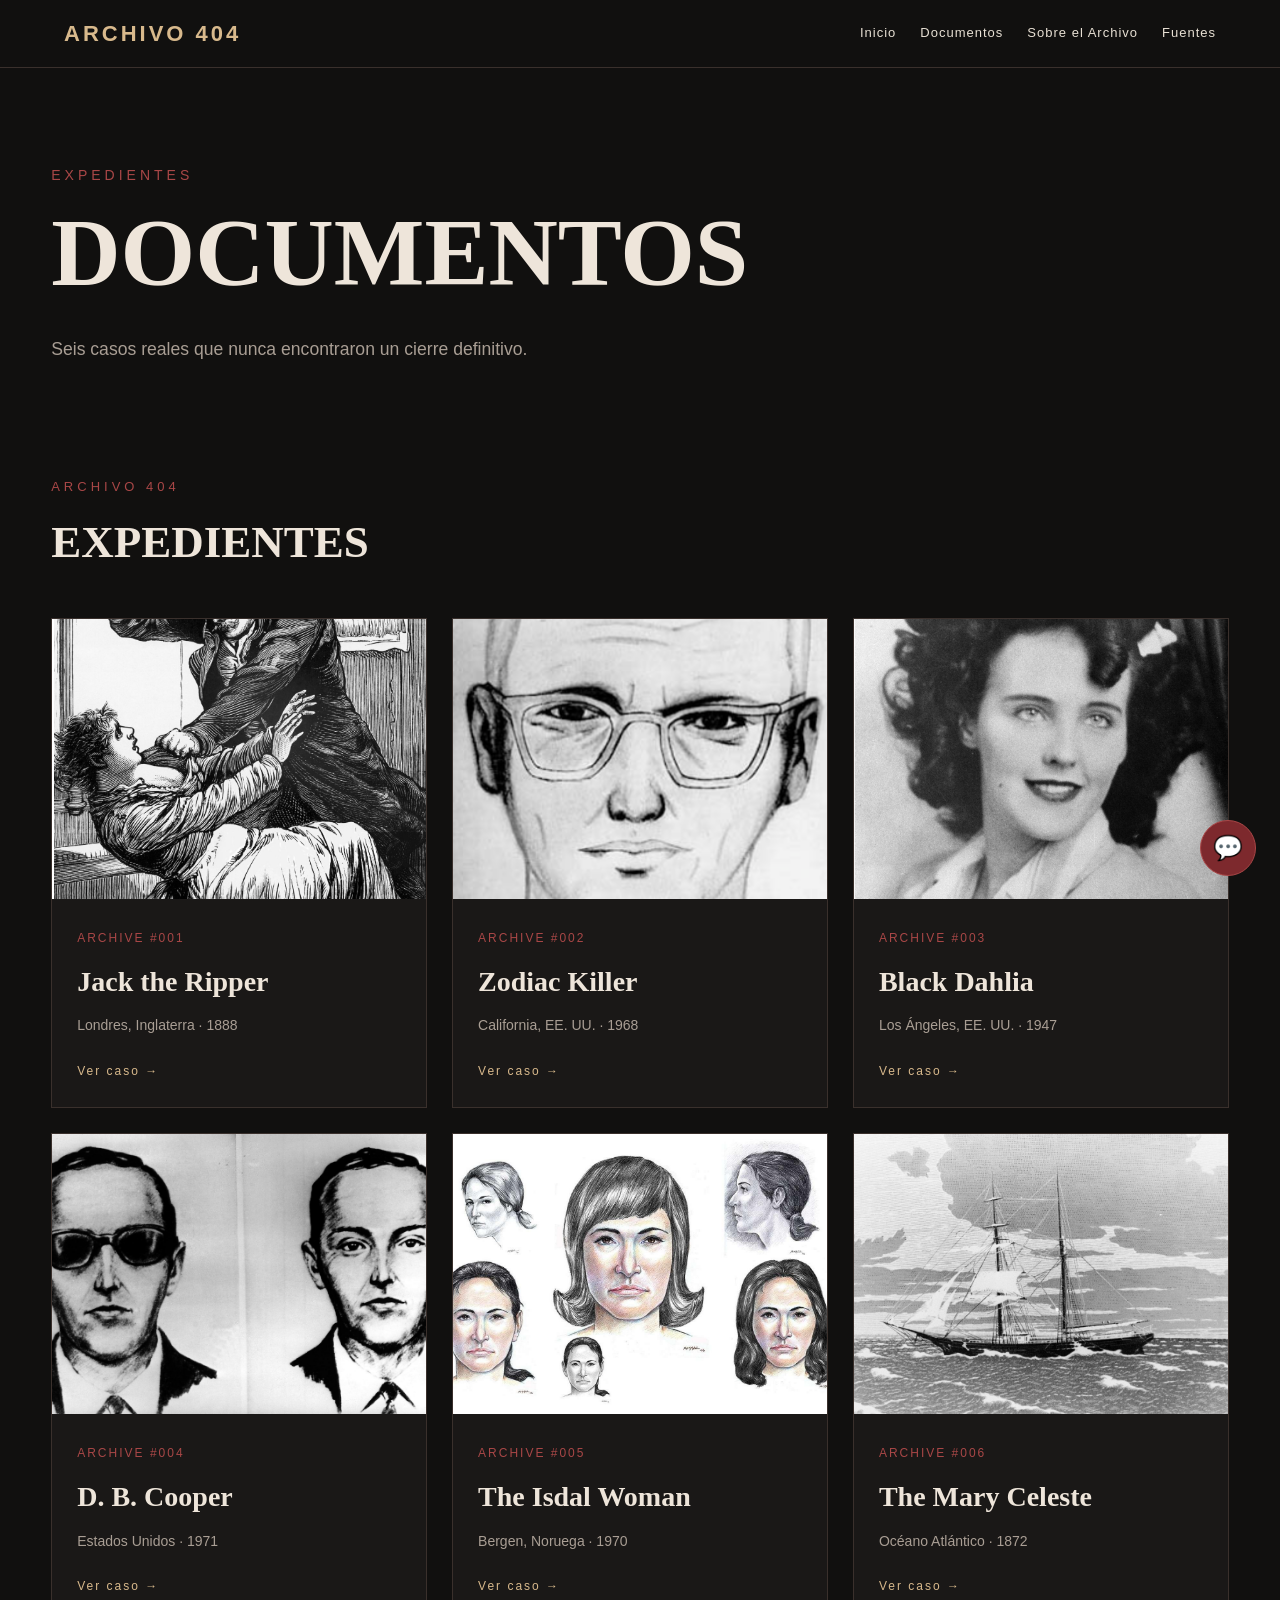
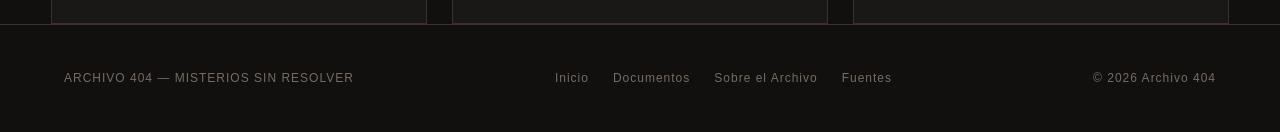
<file: documentos.html>
<!doctype html>

<html lang="es">
  <head>
    <link rel="stylesheet" href="styles.css" />

    <meta charset="UTF-8" />

    <meta name="viewport" content="width=device-width, initial-scale=1.0" />

    <title>Documentos | Archivo 404</title>
  </head>

  <body>
    <header>
      <div class="logo">ARCHIVO 404</div>

      <nav aria-label="Navegación Principal">
        <a href="index.html">Inicio</a>

        <a href="documentos.html">Documentos</a>

        <a href="sobre.html">Sobre el Archivo</a>

        <a href="fuentes.html">Fuentes</a>
      </nav>
    </header>

    <main>
      <section class="hero">
        <p class="numero">EXPEDIENTES</p>

        <h1>DOCUMENTOS</h1>

        <p class="descripcion">
          Seis casos reales que nunca encontraron un cierre definitivo.
        </p>
      </section>

      <section class="destacados">
        <div class="titulo-seccion">
          <p>ARCHIVO 404</p>

          <h2>EXPEDIENTES</h2>
        </div>

        <div class="casos">
          <article class="tarjeta">
            <div class="imagen-caso">
              <img src="image/jack.png" alt="Ilustración histórica de Jack the Ripper" />
            </div>

            <div class="contenido-tarjeta">
              <span>ARCHIVE #001</span>

              <h3>Jack the Ripper</h3>

              <p>Londres, Inglaterra · 1888</p>

              <a href="caso-001.html">Ver caso →</a>
            </div>
          </article>

          <article class="tarjeta">
            <div class="imagen-caso">
              <img src="image/zodiac.png" alt="Retrato hablado del Zodiac Killer realizado por la policía" />
            </div>

            <div class="contenido-tarjeta">
              <span>ARCHIVE #002</span>

              <h3>Zodiac Killer</h3>

              <p>California, EE. UU. · 1968</p>

              <a href="caso-002.html">Ver caso →</a>
            </div>
          </article>

          <article class="tarjeta">
            <div class="imagen-caso">
              <img src="image/elizabeth.png" alt="Fotografía de Elizabeth Short, conocida como Black Dahlia" />
            </div>

            <div class="contenido-tarjeta">
              <span>ARCHIVE #003</span>

              <h3>Black Dahlia</h3>

              <p>Los Ángeles, EE. UU. · 1947</p>

              <a href="caso-003.html">Ver caso →</a>
            </div>
          </article>

          <article class="tarjeta">
            <div class="imagen-caso">
              <img src="image/cooper.jpg" alt="D.B. Cooper Hijacking — FBI" />
            </div>

            <div class="contenido-tarjeta">
              <span>ARCHIVE #004</span>

              <h3>D. B. Cooper</h3>

              <p>Estados Unidos · 1971</p>

              <a href="caso-004.html">Ver caso →</a>
            </div>
          </article>

          <article class="tarjeta">
            <div class="imagen-caso">
              <img src="image/isdal.jpg" alt="The Isdal Woman — caso sin resolver en Bergen, Noruega" />
            </div>

            <div class="contenido-tarjeta">
              <span>ARCHIVE #005</span>

              <h3>The Isdal Woman</h3>

              <p>Bergen, Noruega · 1970</p>

              <a href="caso-005.html">Ver caso →</a>
            </div>
          </article>

          <article class="tarjeta">
            <div class="imagen-caso">
              <img src="image/mary-celeste.jpg" alt="El Mary Celeste, barco encontrado sin tripulación en el Atlántico" />
            </div>

            <div class="contenido-tarjeta">
              <span>ARCHIVE #006</span>

              <h3>The Mary Celeste</h3>

              <p>Océano Atlántico · 1872</p>

              <a href="caso-006.html">Ver caso →</a>
            </div>
          </article>
        </div>
      </section>
    </main>

    <footer>
      <p>ARCHIVO 404 — MISTERIOS SIN RESOLVER</p>

      <nav aria-label="Enlaces del pie de página">
        <a href="index.html">Inicio</a>

        <a href="documentos.html">Documentos</a>

        <a href="sobre.html">Sobre el Archivo</a>

        <a href="fuentes.html">Fuentes</a>

      </nav>

      <p>© 2026 Archivo 404</p>
    </footer>
    <button type="button" class="chat-flotante" id="abrir-chat" aria-label="Abrir chat">&#128172;</button>

    <div class="chat-caja" id="chat-caja" hidden>
      <div class="chat-cabecera">
        <p>ARCHIVO 404</p>

        <button type="button" class="chat-cerrar" aria-label="Cerrar chat">&times;</button>
      </div>

      <div class="chat-mensajes">
        <p class="chat-bienvenida">
          &#161;Hola! Escribe tu mensaje y te responder&#233; por WhatsApp.
        </p>
      </div>

      <form class="chat-formulario" id="chat-formulario">
        <label for="chat-texto" class="solo-lectores">Escribe tu mensaje</label>

        <input id="chat-texto" name="chat-texto" type="text" placeholder="Escribe tu mensaje..." required />

        <button type="submit">Enviar</button>
      </form>
    </div>

    <script>
      const abrirChat = document.getElementById('abrir-chat');
      const cajaChat = document.getElementById('chat-caja');
      const cerrarChat = document.querySelector('.chat-cerrar');
      const formularioChat = document.getElementById('chat-formulario');
      const textoChat = document.getElementById('chat-texto');

      abrirChat.addEventListener('click', () => {
        cajaChat.hidden = false;
        textoChat.focus();
      });

      cerrarChat.addEventListener('click', () => {
        cajaChat.hidden = true;
      });

      formularioChat.addEventListener('submit', (event) => {
        event.preventDefault();
        const mensaje = textoChat.value.trim();

        if (mensaje) {
          window.open(
            'https://wa.me/50662830199?text=' + encodeURIComponent(mensaje),
            '_blank',
            'noopener'
          );
        }
      });

      document.addEventListener('keydown', (event) => {
        if (event.key === 'Escape') {
          cajaChat.hidden = true;
        }
      });
    </script>
  </body>

</html>
</file>
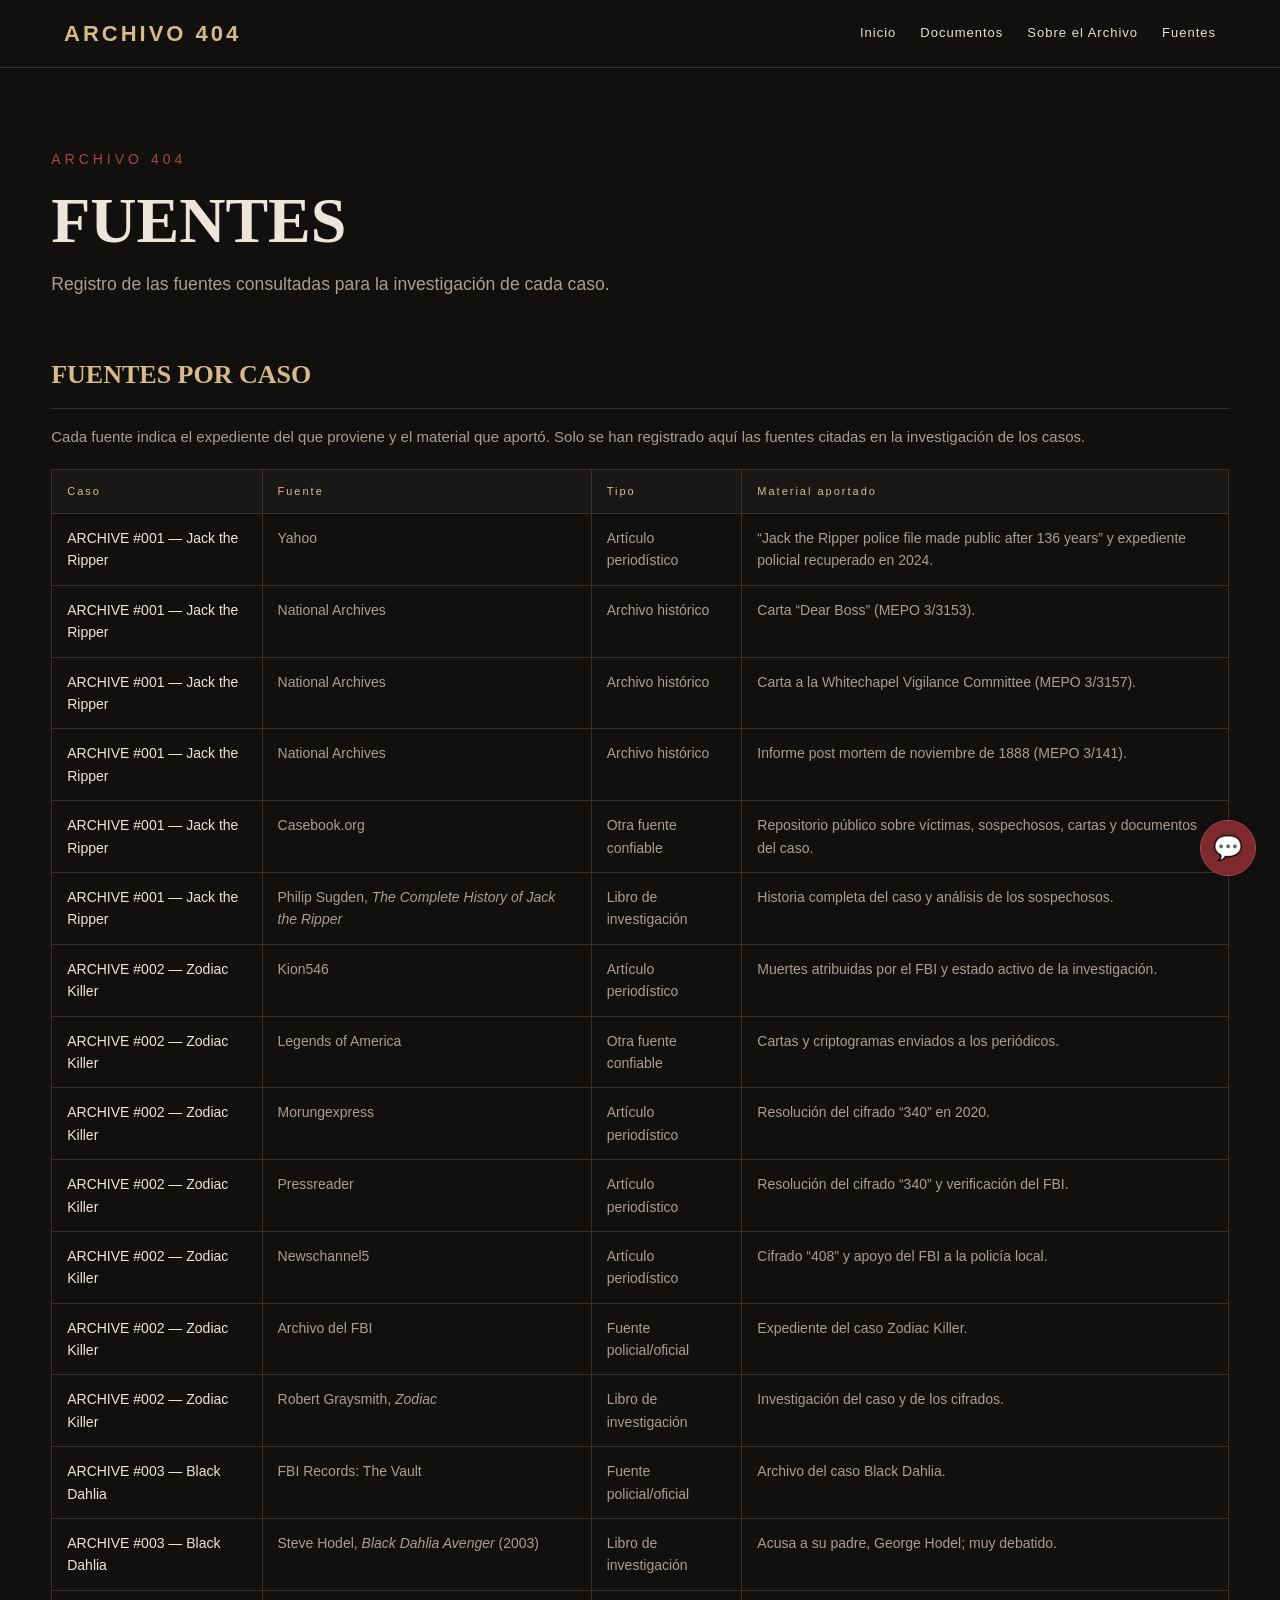
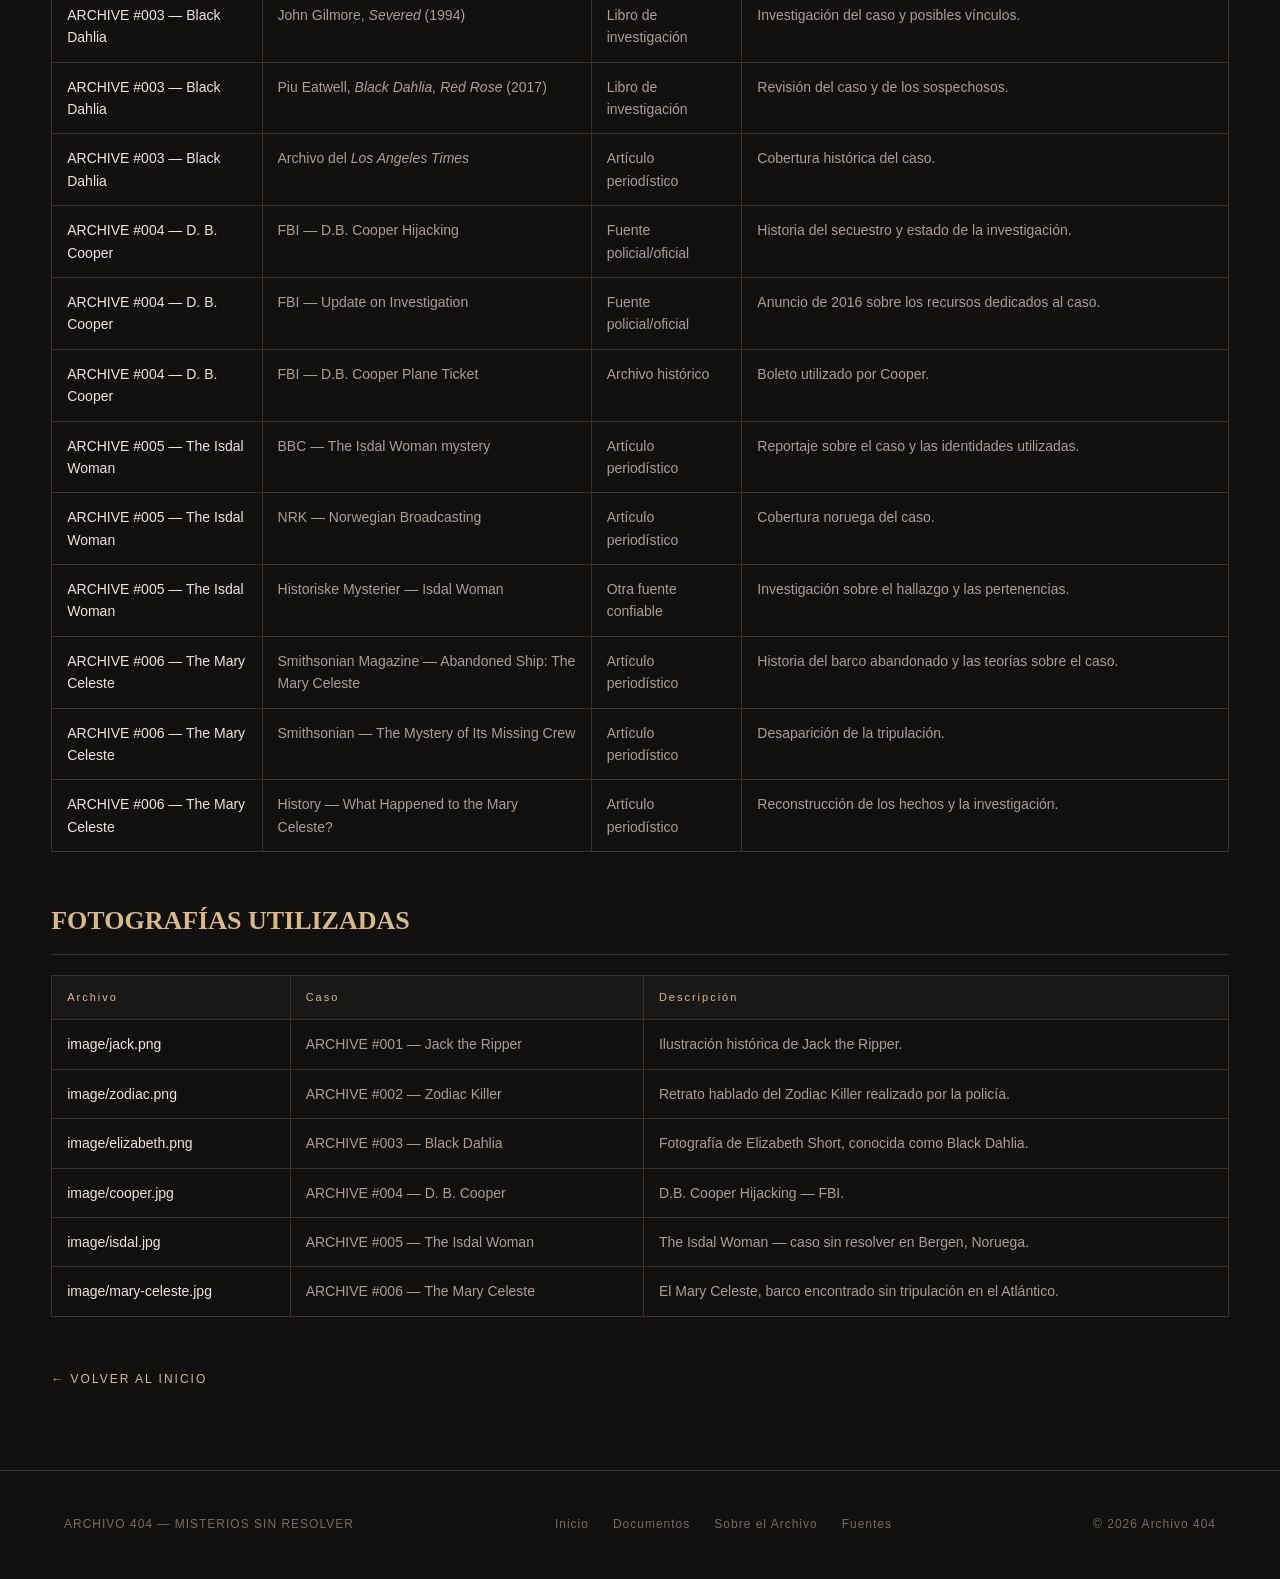
<file: fuentes.html>
<!doctype html>

<html lang="es">
  <head>
    <link rel="stylesheet" href="styles.css" />

    <meta charset="UTF-8" />

    <meta name="viewport" content="width=device-width, initial-scale=1.0" />

    <title>Fuentes | Archivo 404</title>
  </head>

  <body>
    <header>
      <div class="logo">ARCHIVO 404</div>

      <nav aria-label="Navegación Principal">
        <a href="index.html">Inicio</a>

        <a href="documentos.html">Documentos</a>

        <a href="sobre.html">Sobre el Archivo</a>

        <a href="fuentes.html">Fuentes</a>
      </nav>
    </header>

    <main>
      <section class="pagina-texto">
        <p class="numero">ARCHIVO 404</p>

        <h1>FUENTES</h1>

        <p class="descripcion">
          Registro de las fuentes consultadas para la investigación de cada caso.
        </p>

        <section>
          <h2>FUENTES POR CASO</h2>

          <p>
            Cada fuente indica el expediente del que proviene y el material que aportó.
            Solo se han registrado aquí las fuentes citadas en la investigación de los
            casos.
          </p>

          <table class="tabla-fuentes">
            <thead>
              <tr>
                <th>Caso</th>

                <th>Fuente</th>

                <th>Tipo</th>

                <th>Material aportado</th>
              </tr>
            </thead>

            <tbody>
              <tr>
                <td>ARCHIVE #001 — Jack the Ripper</td>

                <td>Yahoo</td>

                <td>Artículo periodístico</td>

                <td>“Jack the Ripper police file made public after 136 years” y expediente policial recuperado en 2024.</td>
              </tr>

              <tr>
                <td>ARCHIVE #001 — Jack the Ripper</td>

                <td>National Archives</td>

                <td>Archivo histórico</td>

                <td>Carta “Dear Boss” (MEPO 3/3153).</td>
              </tr>

              <tr>
                <td>ARCHIVE #001 — Jack the Ripper</td>

                <td>National Archives</td>

                <td>Archivo histórico</td>

                <td>Carta a la Whitechapel Vigilance Committee (MEPO 3/3157).</td>
              </tr>

              <tr>
                <td>ARCHIVE #001 — Jack the Ripper</td>

                <td>National Archives</td>

                <td>Archivo histórico</td>

                <td>Informe post mortem de noviembre de 1888 (MEPO 3/141).</td>
              </tr>

              <tr>
                <td>ARCHIVE #001 — Jack the Ripper</td>

                <td>Casebook.org</td>

                <td>Otra fuente confiable</td>

                <td>Repositorio público sobre víctimas, sospechosos, cartas y documentos del caso.</td>
              </tr>

              <tr>
                <td>ARCHIVE #001 — Jack the Ripper</td>

                <td>Philip Sugden, <em>The Complete History of Jack the Ripper</em></td>

                <td>Libro de investigación</td>

                <td>Historia completa del caso y análisis de los sospechosos.</td>
              </tr>

              <tr>
                <td>ARCHIVE #002 — Zodiac Killer</td>

                <td>Kion546</td>

                <td>Artículo periodístico</td>

                <td>Muertes atribuidas por el FBI y estado activo de la investigación.</td>
              </tr>

              <tr>
                <td>ARCHIVE #002 — Zodiac Killer</td>

                <td>Legends of America</td>

                <td>Otra fuente confiable</td>

                <td>Cartas y criptogramas enviados a los periódicos.</td>
              </tr>

              <tr>
                <td>ARCHIVE #002 — Zodiac Killer</td>

                <td>Morungexpress</td>

                <td>Artículo periodístico</td>

                <td>Resolución del cifrado “340” en 2020.</td>
              </tr>

              <tr>
                <td>ARCHIVE #002 — Zodiac Killer</td>

                <td>Pressreader</td>

                <td>Artículo periodístico</td>

                <td>Resolución del cifrado “340” y verificación del FBI.</td>
              </tr>

              <tr>
                <td>ARCHIVE #002 — Zodiac Killer</td>

                <td>Newschannel5</td>

                <td>Artículo periodístico</td>

                <td>Cifrado “408” y apoyo del FBI a la policía local.</td>
              </tr>

              <tr>
                <td>ARCHIVE #002 — Zodiac Killer</td>

                <td>Archivo del FBI</td>

                <td>Fuente policial/oficial</td>

                <td>Expediente del caso Zodiac Killer.</td>
              </tr>

              <tr>
                <td>ARCHIVE #002 — Zodiac Killer</td>

                <td>Robert Graysmith, <em>Zodiac</em></td>

                <td>Libro de investigación</td>

                <td>Investigación del caso y de los cifrados.</td>
              </tr>

              <tr>
                <td>ARCHIVE #003 — Black Dahlia</td>

                <td>FBI Records: The Vault</td>

                <td>Fuente policial/oficial</td>

                <td>Archivo del caso Black Dahlia.</td>
              </tr>

              <tr>
                <td>ARCHIVE #003 — Black Dahlia</td>

                <td>Steve Hodel, <em>Black Dahlia Avenger</em> (2003)</td>

                <td>Libro de investigación</td>

                <td>Acusa a su padre, George Hodel; muy debatido.</td>
              </tr>

              <tr>
                <td>ARCHIVE #003 — Black Dahlia</td>

                <td>John Gilmore, <em>Severed</em> (1994)</td>

                <td>Libro de investigación</td>

                <td>Investigación del caso y posibles vínculos.</td>
              </tr>

              <tr>
                <td>ARCHIVE #003 — Black Dahlia</td>

                <td>Piu Eatwell, <em>Black Dahlia, Red Rose</em> (2017)</td>

                <td>Libro de investigación</td>

                <td>Revisión del caso y de los sospechosos.</td>
              </tr>

              <tr>
                <td>ARCHIVE #003 — Black Dahlia</td>

                <td>Archivo del <em>Los Angeles Times</em></td>

                <td>Artículo periodístico</td>

                <td>Cobertura histórica del caso.</td>
              </tr>

              <tr>
                <td>ARCHIVE #004 — D. B. Cooper</td>

                <td>FBI — D.B. Cooper Hijacking</td>

                <td>Fuente policial/oficial</td>

                <td>Historia del secuestro y estado de la investigación.</td>
              </tr>

              <tr>
                <td>ARCHIVE #004 — D. B. Cooper</td>

                <td>FBI — Update on Investigation</td>

                <td>Fuente policial/oficial</td>

                <td>Anuncio de 2016 sobre los recursos dedicados al caso.</td>
              </tr>

              <tr>
                <td>ARCHIVE #004 — D. B. Cooper</td>

                <td>FBI — D.B. Cooper Plane Ticket</td>

                <td>Archivo histórico</td>

                <td>Boleto utilizado por Cooper.</td>
              </tr>

              <tr>
                <td>ARCHIVE #005 — The Isdal Woman</td>

                <td>BBC — The Isdal Woman mystery</td>

                <td>Artículo periodístico</td>

                <td>Reportaje sobre el caso y las identidades utilizadas.</td>
              </tr>

              <tr>
                <td>ARCHIVE #005 — The Isdal Woman</td>

                <td>NRK — Norwegian Broadcasting</td>

                <td>Artículo periodístico</td>

                <td>Cobertura noruega del caso.</td>
              </tr>

              <tr>
                <td>ARCHIVE #005 — The Isdal Woman</td>

                <td>Historiske Mysterier — Isdal Woman</td>

                <td>Otra fuente confiable</td>

                <td>Investigación sobre el hallazgo y las pertenencias.</td>
              </tr>

              <tr>
                <td>ARCHIVE #006 — The Mary Celeste</td>

                <td>Smithsonian Magazine — Abandoned Ship: The Mary Celeste</td>

                <td>Artículo periodístico</td>

                <td>Historia del barco abandonado y las teorías sobre el caso.</td>
              </tr>

              <tr>
                <td>ARCHIVE #006 — The Mary Celeste</td>

                <td>Smithsonian — The Mystery of Its Missing Crew</td>

                <td>Artículo periodístico</td>

                <td>Desaparición de la tripulación.</td>
              </tr>

              <tr>
                <td>ARCHIVE #006 — The Mary Celeste</td>

                <td>History — What Happened to the Mary Celeste?</td>

                <td>Artículo periodístico</td>

                <td>Reconstrucción de los hechos y la investigación.</td>
              </tr>
            </tbody>
          </table>
        </section>

        <section>
          <h2>FOTOGRAFÍAS UTILIZADAS</h2>

          <table class="tabla-fuentes">
            <thead>
              <tr>
                <th>Archivo</th>

                <th>Caso</th>

                <th>Descripción</th>
              </tr>
            </thead>

            <tbody>
              <tr>
                <td>image/jack.png</td>

                <td>ARCHIVE #001 — Jack the Ripper</td>

                <td>Ilustración histórica de Jack the Ripper.</td>
              </tr>

              <tr>
                <td>image/zodiac.png</td>

                <td>ARCHIVE #002 — Zodiac Killer</td>

                <td>Retrato hablado del Zodiac Killer realizado por la policía.</td>
              </tr>

              <tr>
                <td>image/elizabeth.png</td>

                <td>ARCHIVE #003 — Black Dahlia</td>

                <td>Fotografía de Elizabeth Short, conocida como Black Dahlia.</td>
              </tr>

              <tr>
                <td>image/cooper.jpg</td>

                <td>ARCHIVE #004 — D. B. Cooper</td>

                <td>D.B. Cooper Hijacking — FBI.</td>
              </tr>

              <tr>
                <td>image/isdal.jpg</td>

                <td>ARCHIVE #005 — The Isdal Woman</td>

                <td>The Isdal Woman — caso sin resolver en Bergen, Noruega.</td>
              </tr>

              <tr>
                <td>image/mary-celeste.jpg</td>

                <td>ARCHIVE #006 — The Mary Celeste</td>

                <td>El Mary Celeste, barco encontrado sin tripulación en el Atlántico.</td>
              </tr>
            </tbody>
          </table>
        </section>

        <a class="volver" href="index.html">← VOLVER AL INICIO</a>
      </section>
    </main>

    <footer>
      <p>ARCHIVO 404 — MISTERIOS SIN RESOLVER</p>

      <nav aria-label="Enlaces del pie de página">
        <a href="index.html">Inicio</a>

        <a href="documentos.html">Documentos</a>

        <a href="sobre.html">Sobre el Archivo</a>

        <a href="fuentes.html">Fuentes</a>

      </nav>

      <p>© 2026 Archivo 404</p>
    </footer>
    <button type="button" class="chat-flotante" id="abrir-chat" aria-label="Abrir chat">&#128172;</button>

    <div class="chat-caja" id="chat-caja" hidden>
      <div class="chat-cabecera">
        <p>ARCHIVO 404</p>

        <button type="button" class="chat-cerrar" aria-label="Cerrar chat">&times;</button>
      </div>

      <div class="chat-mensajes">
        <p class="chat-bienvenida">
          &#161;Hola! Escribe tu mensaje y te responder&#233; por WhatsApp.
        </p>
      </div>

      <form class="chat-formulario" id="chat-formulario">
        <label for="chat-texto" class="solo-lectores">Escribe tu mensaje</label>

        <input id="chat-texto" name="chat-texto" type="text" placeholder="Escribe tu mensaje..." required />

        <button type="submit">Enviar</button>
      </form>
    </div>

    <script>
      const abrirChat = document.getElementById('abrir-chat');
      const cajaChat = document.getElementById('chat-caja');
      const cerrarChat = document.querySelector('.chat-cerrar');
      const formularioChat = document.getElementById('chat-formulario');
      const textoChat = document.getElementById('chat-texto');

      abrirChat.addEventListener('click', () => {
        cajaChat.hidden = false;
        textoChat.focus();
      });

      cerrarChat.addEventListener('click', () => {
        cajaChat.hidden = true;
      });

      formularioChat.addEventListener('submit', (event) => {
        event.preventDefault();
        const mensaje = textoChat.value.trim();

        if (mensaje) {
          window.open(
            'https://wa.me/50662830199?text=' + encodeURIComponent(mensaje),
            '_blank',
            'noopener'
          );
        }
      });

      document.addEventListener('keydown', (event) => {
        if (event.key === 'Escape') {
          cajaChat.hidden = true;
        }
      });
    </script>
  </body>

</html>
</file>
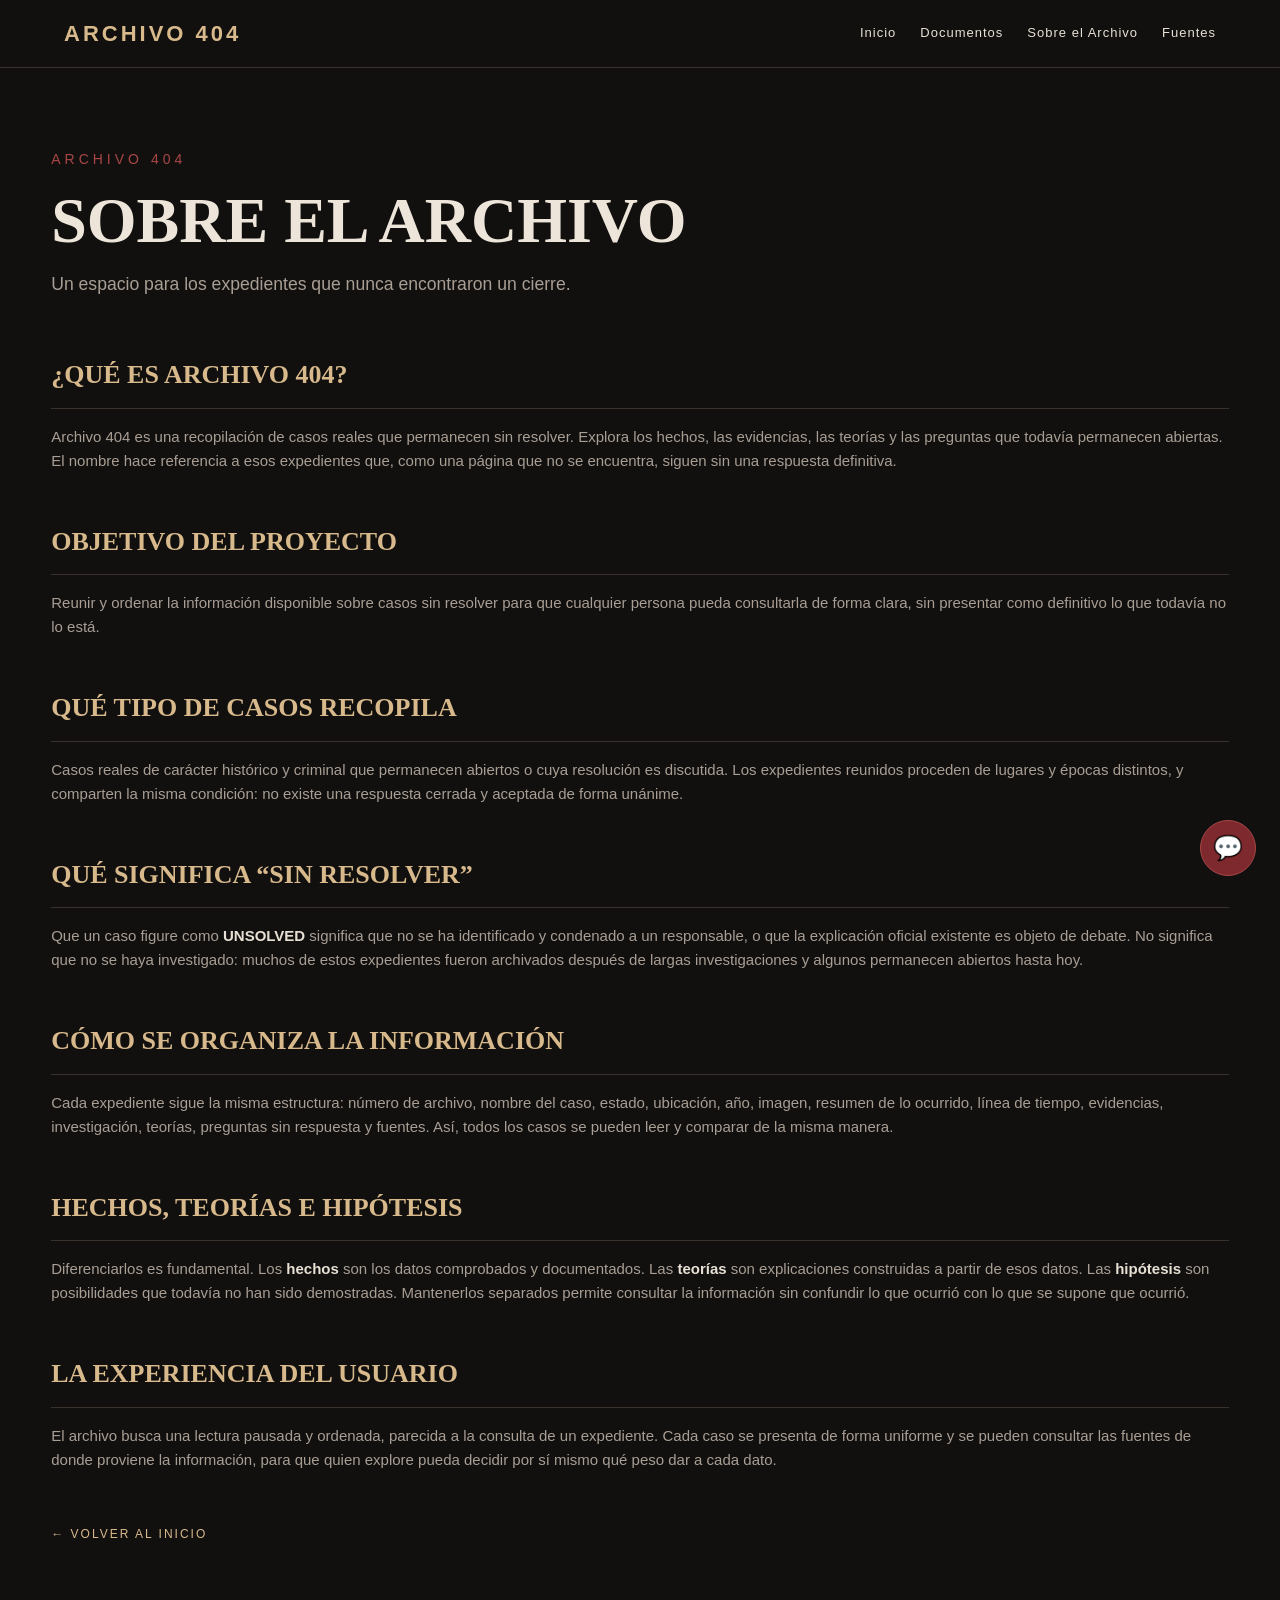
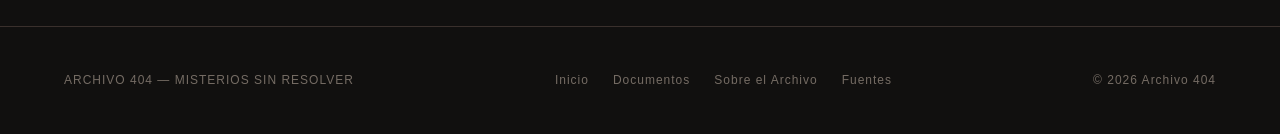
<file: sobre.html>
<!doctype html>

<html lang="es">
  <head>
    <link rel="stylesheet" href="styles.css" />

    <meta charset="UTF-8" />

    <meta name="viewport" content="width=device-width, initial-scale=1.0" />

    <title>Sobre el Archivo | Archivo 404</title>
  </head>

  <body>
    <header>
      <div class="logo">ARCHIVO 404</div>

      <nav aria-label="Navegación Principal">
        <a href="index.html">Inicio</a>

        <a href="documentos.html">Documentos</a>

        <a href="sobre.html">Sobre el Archivo</a>

        <a href="fuentes.html">Fuentes</a>
      </nav>
    </header>

    <main>
      <section class="pagina-texto">
        <p class="numero">ARCHIVO 404</p>

        <h1>SOBRE EL ARCHIVO</h1>

        <p class="descripcion">
          Un espacio para los expedientes que nunca encontraron un cierre.
        </p>

        <section>
          <h2>¿QUÉ ES ARCHIVO 404?</h2>

          <p>
            Archivo 404 es una recopilación de casos reales que permanecen sin resolver.
            Explora los hechos, las evidencias, las teorías y las preguntas que todavía
            permanecen abiertas. El nombre hace referencia a esos expedientes que, como una
            página que no se encuentra, siguen sin una respuesta definitiva.
          </p>
        </section>

        <section>
          <h2>OBJETIVO DEL PROYECTO</h2>

          <p>
            Reunir y ordenar la información disponible sobre casos sin resolver para que
            cualquier persona pueda consultarla de forma clara, sin presentar como
            definitivo lo que todavía no lo está.
          </p>
        </section>

        <section>
          <h2>QUÉ TIPO DE CASOS RECOPILA</h2>

          <p>
            Casos reales de carácter histórico y criminal que permanecen abiertos o cuya
            resolución es discutida. Los expedientes reunidos proceden de lugares y épocas
            distintos, y comparten la misma condición: no existe una respuesta cerrada y
            aceptada de forma unánime.
          </p>
        </section>

        <section>
          <h2>QUÉ SIGNIFICA “SIN RESOLVER”</h2>

          <p>
            Que un caso figure como <strong>UNSOLVED</strong> significa que no se ha
            identificado y condenado a un responsable, o que la explicación oficial
            existente es objeto de debate. No significa que no se haya investigado: muchos
            de estos expedientes fueron archivados después de largas investigaciones y
            algunos permanecen abiertos hasta hoy.
          </p>
        </section>

        <section>
          <h2>CÓMO SE ORGANIZA LA INFORMACIÓN</h2>

          <p>
            Cada expediente sigue la misma estructura: número de archivo, nombre del caso,
            estado, ubicación, año, imagen, resumen de lo ocurrido, línea de tiempo,
            evidencias, investigación, teorías, preguntas sin respuesta y fuentes. Así,
            todos los casos se pueden leer y comparar de la misma manera.
          </p>
        </section>

        <section>
          <h2>HECHOS, TEORÍAS E HIPÓTESIS</h2>

          <p>
            Diferenciarlos es fundamental. Los <strong>hechos</strong> son los datos
            comprobados y documentados. Las <strong>teorías</strong> son explicaciones
            construidas a partir de esos datos. Las <strong>hipótesis</strong> son
            posibilidades que todavía no han sido demostradas. Mantenerlos separados
            permite consultar la información sin confundir lo que ocurrió con lo que se
            supone que ocurrió.
          </p>
        </section>

        <section>
          <h2>LA EXPERIENCIA DEL USUARIO</h2>

          <p>
            El archivo busca una lectura pausada y ordenada, parecida a la consulta de un
            expediente. Cada caso se presenta de forma uniforme y se pueden consultar las
            fuentes de donde proviene la información, para que quien explore pueda decidir
            por sí mismo qué peso dar a cada dato.
          </p>
        </section>

        <a class="volver" href="index.html">← VOLVER AL INICIO</a>
      </section>
    </main>

    <footer>
      <p>ARCHIVO 404 — MISTERIOS SIN RESOLVER</p>

      <nav aria-label="Enlaces del pie de página">
        <a href="index.html">Inicio</a>

        <a href="documentos.html">Documentos</a>

        <a href="sobre.html">Sobre el Archivo</a>

        <a href="fuentes.html">Fuentes</a>

      </nav>

      <p>© 2026 Archivo 404</p>
    </footer>
    <button type="button" class="chat-flotante" id="abrir-chat" aria-label="Abrir chat">&#128172;</button>

    <div class="chat-caja" id="chat-caja" hidden>
      <div class="chat-cabecera">
        <p>ARCHIVO 404</p>

        <button type="button" class="chat-cerrar" aria-label="Cerrar chat">&times;</button>
      </div>

      <div class="chat-mensajes">
        <p class="chat-bienvenida">
          &#161;Hola! Escribe tu mensaje y te responder&#233; por WhatsApp.
        </p>
      </div>

      <form class="chat-formulario" id="chat-formulario">
        <label for="chat-texto" class="solo-lectores">Escribe tu mensaje</label>

        <input id="chat-texto" name="chat-texto" type="text" placeholder="Escribe tu mensaje..." required />

        <button type="submit">Enviar</button>
      </form>
    </div>

    <script>
      const abrirChat = document.getElementById('abrir-chat');
      const cajaChat = document.getElementById('chat-caja');
      const cerrarChat = document.querySelector('.chat-cerrar');
      const formularioChat = document.getElementById('chat-formulario');
      const textoChat = document.getElementById('chat-texto');

      abrirChat.addEventListener('click', () => {
        cajaChat.hidden = false;
        textoChat.focus();
      });

      cerrarChat.addEventListener('click', () => {
        cajaChat.hidden = true;
      });

      formularioChat.addEventListener('submit', (event) => {
        event.preventDefault();
        const mensaje = textoChat.value.trim();

        if (mensaje) {
          window.open(
            'https://wa.me/50662830199?text=' + encodeURIComponent(mensaje),
            '_blank',
            'noopener'
          );
        }
      });

      document.addEventListener('keydown', (event) => {
        if (event.key === 'Escape') {
          cajaChat.hidden = true;
        }
      });
    </script>
  </body>

</html>
</file>
<file: styles.css>
/*=============================
  |  |  |NORMALIZACION BASICA
==============================*/

* {
    box-sizing: border-box;
}

/*=============================
  |  |  |Variables de color
==============================*/
:root {
    --color-base: #11100f;
    --color-surface: #1a1817;
    --color-surface-alt: #292522;

    --color-accent: #a94747;
    --color-accent-dark: #7d292d;
    --color-gold: #d8b98c;

    --color-text: #e8e0d4;
    --color-text-strong: #eee5da;
    --color-muted: #a99e94;
    --color-muted-dark: #756c64;

    --color-border: #3a302c;
}

/*=============================
  |  |  |Estilos gen del doc.
==============================*/

body {
    margin: 0;
    font-family: Arial, Helvetica, sans-serif;
    color: var(--color-text);
    background-color: var(--color-base);
    line-height: 1.6;
}

/*=============================
  |  |  |Imagenes
==============================*/
img {
    max-width: 100%;
    height: auto;
    display: block;
}

/*=============================
  |  |  |header
==============================*/
header {
    display: flex;
    justify-content: space-between;
    align-items: center;
    padding: 1rem 5%;
    background-color: var(--color-base);
    border-bottom: 1px solid var(--color-border);
}

.logo {
    color: var(--color-gold);
    font-size: 22px;
    font-weight: bold;
    letter-spacing: 3px;
}

header nav {
    display: flex;
    align-items: center;
    gap: 1.5rem;
}

header a {
    color: var(--color-text);
    text-decoration: none;
    font-size: 13px;
    letter-spacing: 1px;
}

header a:hover,
header a:focus {
    color: var(--color-accent);
}

a:focus-visible,
button:focus-visible,
input:focus-visible,
select:focus-visible {
    outline: 1.5px solid var(--color-gold);
    outline-offset: 3px;
}

/*=============================
  |  |  |Main
==============================*/
main {
    width: min(1200px, 92%);
    margin: 0 auto;
}

/* =====================================================
                    HERO
===================================================== */
main > section.hero {
    padding: 6rem 0;
}

main > section.hero .numero {
    margin: 0 0 1rem;
    color: var(--color-accent);
    font-size: 14px;
    letter-spacing: 4px;
}

main > section.hero h1 {
    margin: 0 0 2rem;
    font-family: Georgia, "Times New Roman", serif;
    font-size: clamp(2rem, 9vw, 6rem);
    line-height: 1.05;
    color: var(--color-text-strong);
}

main > section.hero > p.descripcion {
    max-width: 650px;
    color: var(--color-muted);
    font-size: 1.1rem;
}

/*=============================
  |  |  |BOTONES
==============================*/
.boton,
.boton-secundario {
    display: inline-block;
    width: fit-content;
    margin-top: 2rem;
    padding: 15px 28px;
    background-color: var(--color-accent-dark);
    color: var(--color-text-strong);
    text-decoration: none;
    font-size: 13px;
    font-weight: bold;
    letter-spacing: 2px;
}

.boton-secundario {
    background-color: transparent;
    border: 1px solid var(--color-accent-dark);
    color: var(--color-gold);
}

.boton:hover,
.boton-secundario:hover {
    background-color: var(--color-accent);
    color: var(--color-text-strong);
}

/*=============================
  |  |  |TARJETAS
==============================*/
.titulo-seccion {
    margin-bottom: 2.5rem;
}

.titulo-seccion p {
    margin: 0 0 0.5rem;
    color: var(--color-accent);
    font-size: 13px;
    letter-spacing: 4px;
}

.titulo-seccion h2 {
    margin: 0;
    font-family: Georgia, "Times New Roman", serif;
    font-size: 45px;
    color: var(--color-text-strong);
}

.casos {
    display: grid;
    grid-template-columns: repeat(3, 1fr);
    gap: 25px;
}

.tarjeta {
    background-color: var(--color-surface);
    border: 1px solid var(--color-border);
}

.tarjeta:hover {
    border-color: var(--color-accent-dark);
}

.imagen-caso {
    height: 280px;
    background-color: var(--color-surface-alt);
}

.imagen-caso img {
    width: 100%;
    height: 100%;
    object-fit: cover;
}

.contenido-tarjeta {
    padding: 25px;
}

.contenido-tarjeta span {
    color: var(--color-accent);
    font-size: 12px;
    letter-spacing: 2px;
}

.contenido-tarjeta h3 {
    margin: 10px 0;
    font-family: Georgia, "Times New Roman", serif;
    font-size: 28px;
    color: var(--color-text-strong);
}

.contenido-tarjeta p {
    margin: 0 0 20px;
    color: var(--color-muted);
    font-size: 14px;
}

.contenido-tarjeta a,
.volver {
    color: var(--color-gold);
    text-decoration: none;
    font-size: 12px;
    letter-spacing: 2px;
}

.contenido-tarjeta a:hover,
.volver:hover {
    color: var(--color-accent);
}

/*=============================
  |  |  |CARRUSEL
==============================*/
.carrusel {
    display: flex;
    align-items: center;
    justify-content: center;
    gap: 1rem;
}

.carrusel-ventana {
    flex: 0 1 420px;
    overflow: hidden;
}

.carrusel-pista {
    display: flex;
    transition: transform 0.4s ease;
}

.carrusel-pista .tarjeta {
    flex: 0 0 100%;
}

.carrusel-pista .imagen-caso {
    height: auto;
    aspect-ratio: 1 / 1;
}

.carrusel-pista .imagen-caso img {
    height: 100%;
    padding: 1rem;
    object-fit: contain;
}

.carrusel-boton {
    flex: 0 0 auto;
    width: 48px;
    height: 48px;
    background-color: var(--color-surface);
    color: var(--color-gold);
    border: 1px solid var(--color-border);
    font-size: 28px;
    line-height: 1;
    cursor: pointer;
}

.carrusel-boton:hover,
.carrusel-boton:focus {
    background-color: var(--color-accent-dark);
    color: var(--color-text-strong);
    border-color: var(--color-accent-dark);
}

/*=============================
  |  |  |SECCION SOBRE (INICIO)
==============================*/
.sobre {
    max-width: 900px;
    margin: 100px auto;
    padding: 80px 30px;
    text-align: center;
    border-top: 1px solid var(--color-border);
    border-bottom: 1px solid var(--color-border);
}

.sobre > p:first-child {
    margin: 0 0 15px;
    color: var(--color-accent);
    font-size: 13px;
    letter-spacing: 4px;
}

.sobre h2 {
    margin: 0 0 25px;
    font-family: Georgia, "Times New Roman", serif;
    font-size: 45px;
    color: var(--color-text-strong);
}

.sobre p {
    max-width: 650px;
    margin: 0 auto 30px;
    color: var(--color-muted);
}

/*=============================
  |  |  |EXPEDIENTES
==============================*/
.expediente {
    padding: 5rem 0;
}

.expediente-cabecera {
    padding-bottom: 2rem;
    margin-bottom: 2.5rem;
    border-bottom: 1px solid var(--color-border);
}

.expediente-cabecera .numero {
    margin: 0 0 1rem;
    color: var(--color-accent);
    font-size: 14px;
    letter-spacing: 4px;
}

.expediente-cabecera h1 {
    margin: 0 0 2rem;
    font-family: Georgia, "Times New Roman", serif;
    font-size: clamp(2.5rem, 6vw, 4.5rem);
    line-height: 1.05;
    color: var(--color-text-strong);
}

.datos-caso {
    display: grid;
    grid-template-columns: repeat(2, 1fr);
    gap: 18px 40px;
    margin: 0;
}

.dato {
    padding-left: 14px;
    border-left: 2px solid var(--color-accent-dark);
}

.dato dt {
    color: var(--color-muted-dark);
    font-size: 11px;
    letter-spacing: 2px;
    text-transform: uppercase;
}

.dato dd {
    margin: 0;
    color: var(--color-text);
    font-size: 15px;
}

.dato .estado {
    color: var(--color-accent);
    font-weight: bold;
    letter-spacing: 2px;
}

.imagen-expediente {
    margin: 0 0 3rem;
    background-color: var(--color-surface-alt);
    border: 1px solid var(--color-border);
}

.imagen-expediente img {
    width: 100%;
    height: 420px;
    object-fit: cover;
}

.imagen-expediente figcaption {
    padding: 12px 18px;
    color: var(--color-muted-dark);
    font-size: 11px;
    letter-spacing: 1px;
}

.seccion-caso {
    margin-bottom: 3.5rem;
}

.seccion-caso h2 {
    margin: 0 0 1.25rem;
    padding-bottom: 0.75rem;
    font-family: Georgia, "Times New Roman", serif;
    font-size: 28px;
    color: var(--color-gold);
    border-bottom: 1px solid var(--color-border);
}

.seccion-caso h3 {
    margin: 1.5rem 0 0.5rem;
    font-family: Georgia, "Times New Roman", serif;
    font-size: 18px;
    color: var(--color-text-strong);
}

.seccion-caso p,
.seccion-caso li {
    color: var(--color-muted);
    font-size: 15px;
}

.seccion-caso p {
    margin: 0 0 0.75rem;
}

.seccion-caso ul:not(.linea-tiempo) {
    padding-left: 20px;
}

.seccion-caso ul:not(.linea-tiempo) li {
    margin-bottom: 10px;
}

.linea-tiempo {
    margin: 0;
    padding: 0;
    list-style: none;
}

.linea-tiempo li {
    position: relative;
    padding: 0 0 22px 22px;
    border-left: 1px solid var(--color-border);
}

.linea-tiempo li:last-child {
    padding-bottom: 0;
}

.linea-tiempo li::before {
    content: "";
    position: absolute;
    left: -4px;
    top: 7px;
    width: 7px;
    height: 7px;
    background-color: var(--color-accent);
    border-radius: 50%;
}

.linea-tiempo strong {
    display: block;
    margin-bottom: 4px;
    color: var(--color-gold);
    font-size: 13px;
    letter-spacing: 1px;
}

/*=============================
  |  |  |SOBRE EL ARCHIVO / FUENTES
==============================*/
.pagina-texto {
    padding: 5rem 0;
}

.pagina-texto > .numero {
    margin: 0 0 1rem;
    color: var(--color-accent);
    font-size: 14px;
    letter-spacing: 4px;
}

.pagina-texto > h1 {
    margin: 0 0 1rem;
    font-family: Georgia, "Times New Roman", serif;
    font-size: clamp(2.5rem, 6vw, 4rem);
    line-height: 1.05;
    color: var(--color-text-strong);
}

.pagina-texto > .descripcion {
    max-width: 650px;
    margin: 0 0 3.5rem;
    color: var(--color-muted);
    font-size: 1.1rem;
}

.pagina-texto section {
    margin-bottom: 3rem;
}

.pagina-texto h2 {
    margin: 0 0 1rem;
    padding-bottom: 0.75rem;
    font-family: Georgia, "Times New Roman", serif;
    font-size: 26px;
    color: var(--color-gold);
    border-bottom: 1px solid var(--color-border);
}

.pagina-texto p {
    margin: 0 0 0.75rem;
    color: var(--color-muted);
    font-size: 15px;
}

.pagina-texto strong {
    color: var(--color-text);
}

.tabla-fuentes {
    width: 100%;
    margin-top: 1.25rem;
    border-collapse: collapse;
}

.tabla-fuentes th,
.tabla-fuentes td {
    padding: 13px 15px;
    text-align: left;
    vertical-align: top;
    font-size: 14px;
    border: 1px solid var(--color-border);
}

.tabla-fuentes th {
    background-color: var(--color-surface);
    color: var(--color-gold);
    font-size: 11px;
    font-weight: normal;
    letter-spacing: 2px;
}

.tabla-fuentes td {
    color: var(--color-muted);
}

.tabla-fuentes td:first-child {
    color: var(--color-text-strong);
}

/*=============================
  |  |  |footer
==============================*/
footer {
    display: flex;
    align-items: center;
    justify-content: space-between;
    gap: 20px;
    padding: 2rem 5%;
    color: var(--color-muted-dark);
    font-size: 12px;
    letter-spacing: 1px;
    border-top: 1px solid var(--color-border);
}

footer nav {
    display: flex;
    align-items: center;
    gap: 1.5rem;
}

footer a {
    color: var(--color-muted-dark);
    text-decoration: none;
}

footer a:hover,
footer a:focus {
    color: var(--color-accent);
}

/*=============================
  |  |  |CHAT FLOTANTE
==============================*/
.chat-flotante {
    position: fixed;
    right: 24px;
    bottom: 24px;
    z-index: 10;
    width: 56px;
    height: 56px;
    background-color: var(--color-accent-dark);
    color: var(--color-text-strong);
    border: 1px solid var(--color-accent);
    border-radius: 50%;
    font-size: 24px;
    line-height: 1;
    cursor: pointer;
}

.chat-flotante:hover,
.chat-flotante:focus {
    background-color: var(--color-accent);
}

.chat-caja {
    position: fixed;
    right: 24px;
    bottom: 92px;
    z-index: 10;
    width: min(320px, calc(100% - 48px));
    background-color: var(--color-surface);
    border: 1px solid var(--color-border);
}

.chat-caja[hidden] {
    display: none;
}

.chat-cabecera {
    display: flex;
    align-items: center;
    justify-content: space-between;
    padding: 1rem;
    background-color: var(--color-surface-alt);
    border-bottom: 1px solid var(--color-border);
}

.chat-cabecera p {
    margin: 0;
    color: var(--color-gold);
    font-size: 12px;
    letter-spacing: 3px;
}

.chat-cerrar {
    padding: 0;
    background-color: transparent;
    color: var(--color-muted);
    border: 0;
    font-size: 24px;
    line-height: 1;
    cursor: pointer;
}

.chat-cerrar:hover,
.chat-cerrar:focus {
    color: var(--color-accent);
}

.chat-mensajes {
    max-height: 200px;
    padding: 1rem;
    overflow-y: auto;
}

.chat-bienvenida {
    max-width: 90%;
    margin: 0;
    padding: 0.75rem 1rem;
    background-color: var(--color-surface-alt);
    color: var(--color-muted);
    font-size: 14px;
    line-height: 1.4;
}

.chat-formulario {
    display: flex;
    gap: 0.5rem;
    padding: 1rem;
    border-top: 1px solid var(--color-border);
}

.chat-formulario input {
    flex: 1;
    min-width: 0;
    padding: 0.65rem;
    background-color: var(--color-base);
    color: var(--color-text);
    border: 1px solid var(--color-border);
    font-family: inherit;
    font-size: 14px;
}

.chat-formulario input::placeholder {
    color: var(--color-muted-dark);
}

.chat-formulario button {
    padding: 0.65rem 1rem;
    background-color: var(--color-accent-dark);
    color: var(--color-text-strong);
    border: 0;
    font-family: inherit;
    font-size: 13px;
    letter-spacing: 1px;
    cursor: pointer;
}

.chat-formulario button:hover,
.chat-formulario button:focus {
    background-color: var(--color-accent);
}

.solo-lectores {
    position: absolute;
    width: 1px;
    height: 1px;
    overflow: hidden;
    clip: rect(0 0 0 0);
}

/*=============================
  |  |  |DISEÑO RESPONSIVO
==============================*/
@media (max-width: 800px) {
    header {
        flex-direction: column;
        gap: 20px;
    }

    header nav {
        flex-wrap: wrap;
        justify-content: center;
    }

    .casos {
        grid-template-columns: 1fr;
    }

    .datos-caso {
        grid-template-columns: 1fr;
    }

    .imagen-expediente img {
        height: 280px;
    }

    .tabla-fuentes {
        display: block;
        overflow-x: auto;
    }

    footer {
        flex-direction: column;
        text-align: center;
    }

    footer nav {
        justify-content: center;
    }
}
</file>
